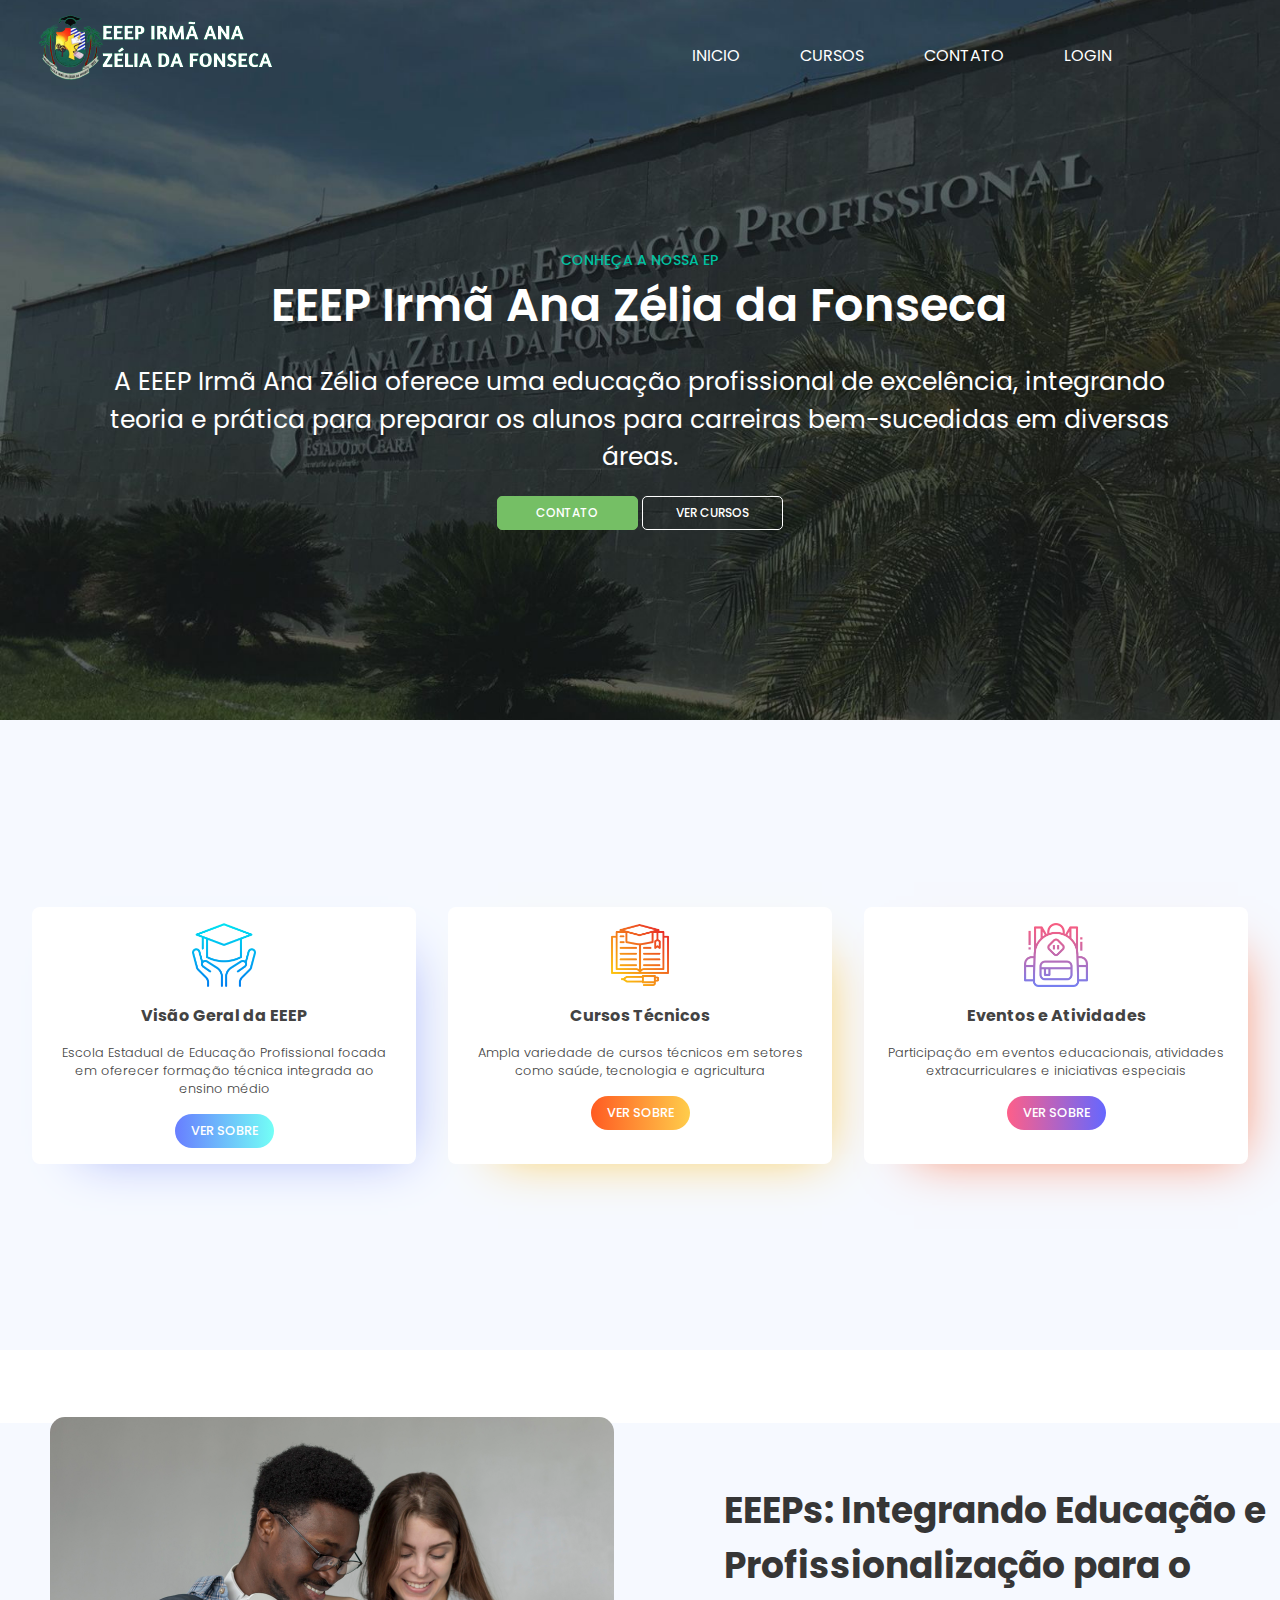
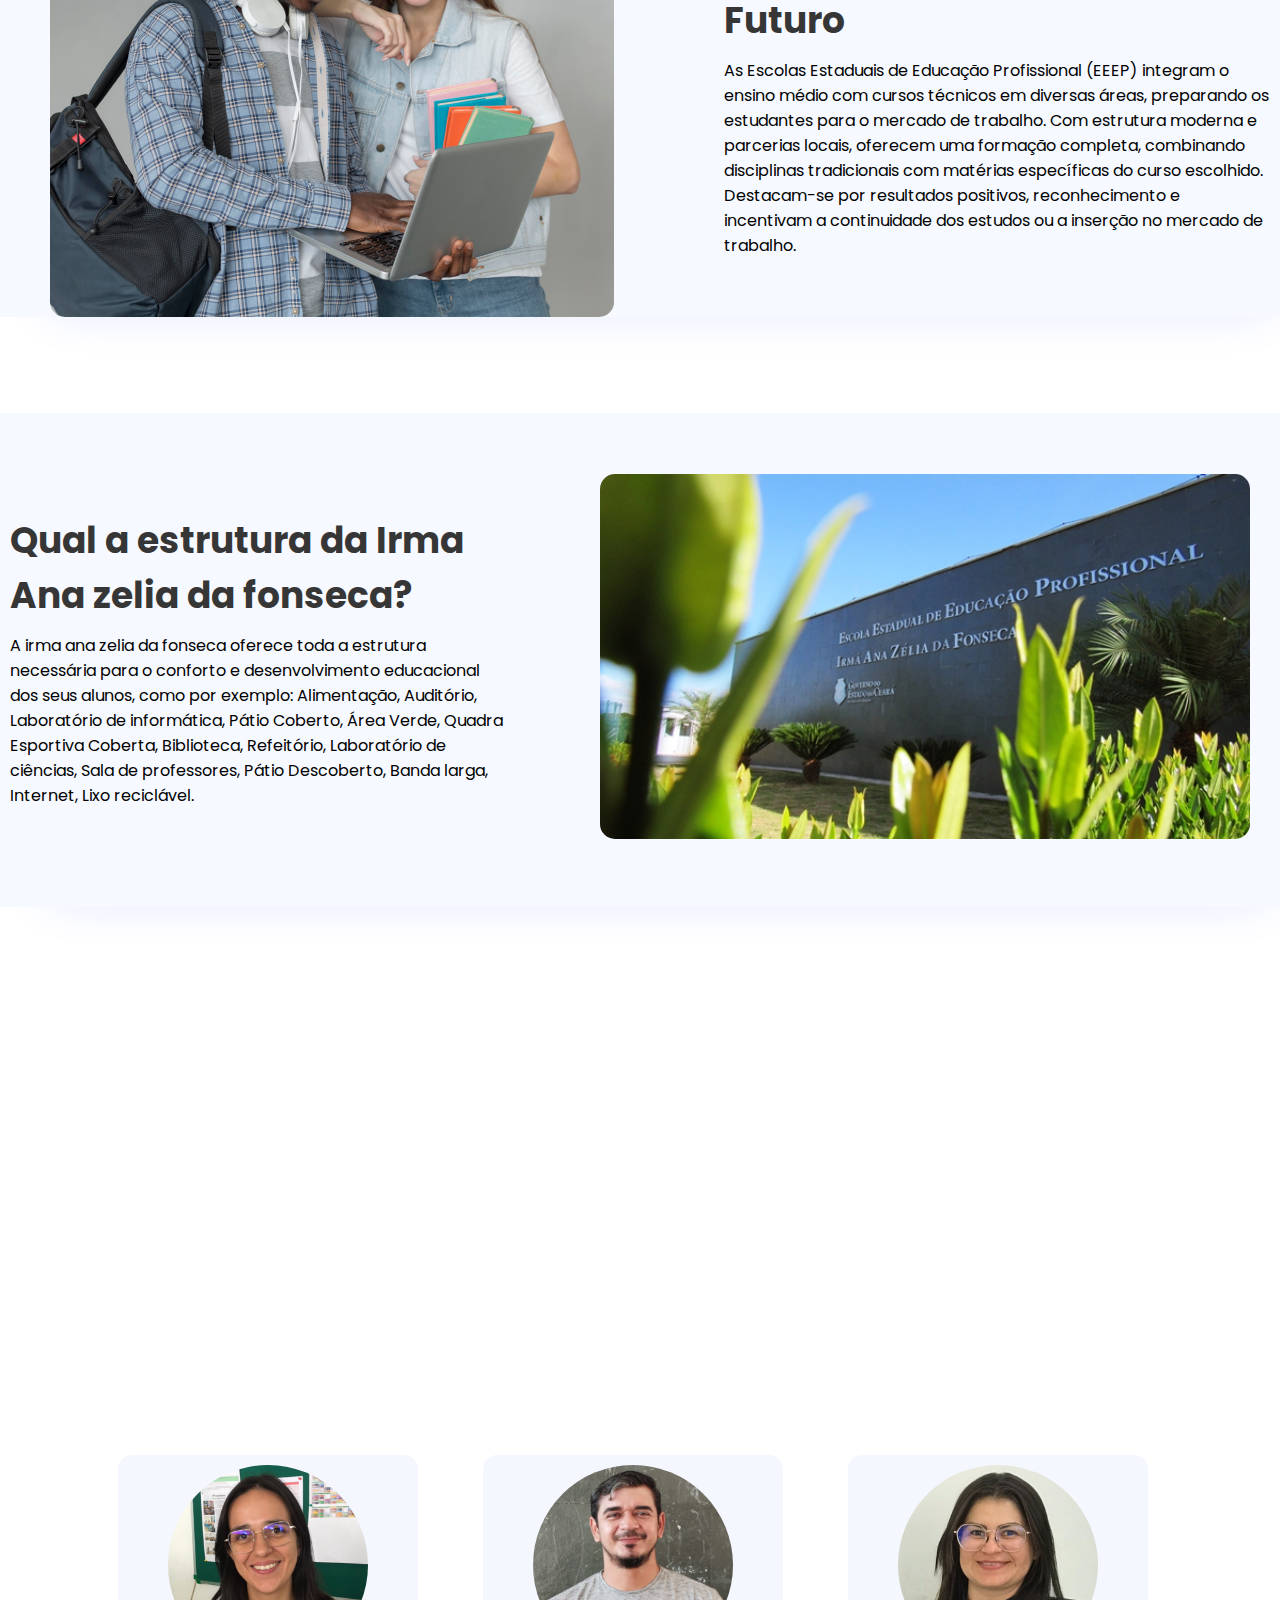
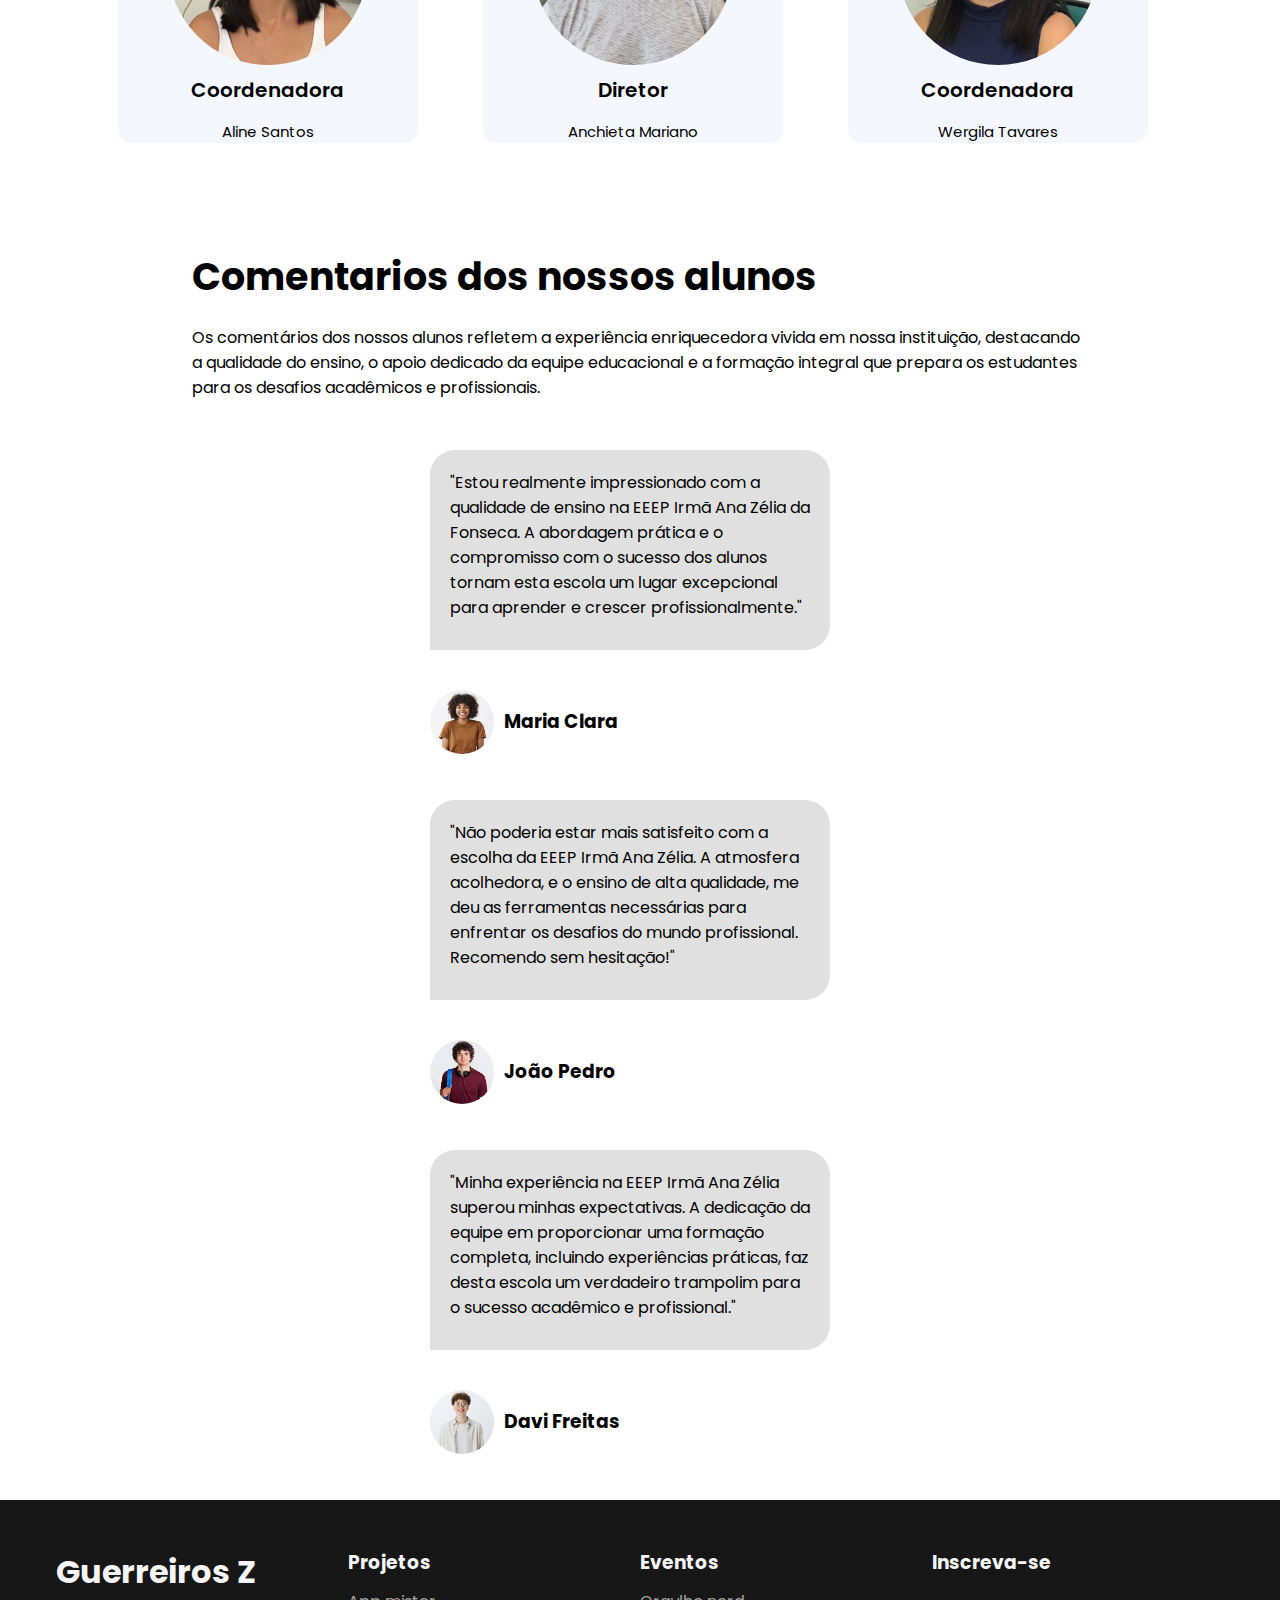
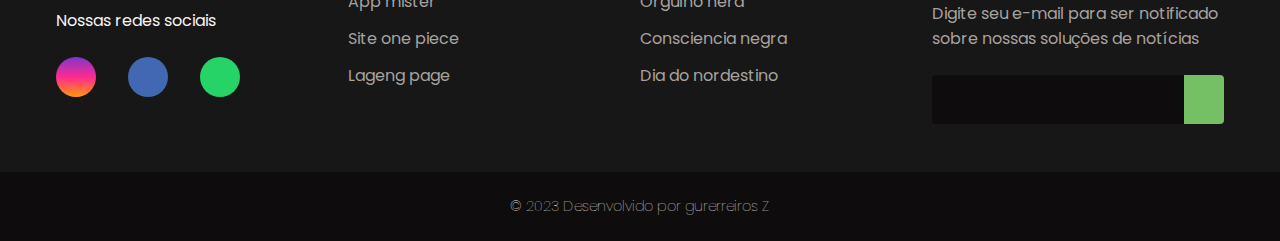
<file: site-ep-responsivo/index.html>
<!DOCTYPE html>
<html lang="pt-br">
<head>
    <meta charset="UTF-8">
    <meta name="viewport" content="width=device-width, initial-scale=1.0">
    <link href="https://fonts.googleapis.com/css2?family=Anton&family=Poppins:wght@300;400;600&family=Skranji:wght@400;700&display=swap" rel="stylesheet">
    <link rel="stylesheet" href="./css/style.css">

    <link rel="stylesheet" href="./css/responsivo.css">

    <link rel="stylesheet" href="https://cdnjs.cloudflare.com/ajax/libs/font-awesome/6.2.1/css/all.min.css" integrity="sha512-MV7K8+y+gLIBoVD59lQIYicR65iaqukzvf/nwasF0nqhPay5w/9lJmVM2hMDcnK1OnMGCdVK+iQrJ7lzPJQd1w==" crossorigin="anonymous" referrerpolicy="no-referrer" />
    <title>EEEP Irmã Ana Zélia</title>
</head>
<body>
    <header>
        <div class="container">
            <div class="logo">
                <a href="./index.html"><img src="./components/image/logo.png" alt="logo"></a>
            </div>
            <div class="menu">
                <div class="menu-certo">
                    <div class="one"></div>
                    <div class="two"></div>
                    <div class="three"></div>
                </div>
                <nav>
                    <ul>
                        <li><a href="./index.html">INICIO</a></li>
                        <li><a href="./paginas-html/aba-cursos.html">CURSOS</a></li>
                        <li class="butao"><a href="#">CONTATO</a></li>
                        <li><a href="./paginas-html/login.html">LOGIN</a></li>
                    </ul>
                </nav>
            </div>
        </div>



        <div class="main">
            <div class="text-box">
                <h2>CONHEÇA A NOSSA EP</h2>
                <h1>EEEP Irmã Ana Zélia da Fonseca</h1>
                <p>A EEEP Irmã Ana Zélia oferece uma educação profissional de excelência, integrando teoria e prática para preparar os alunos para carreiras bem-sucedidas em diversas áreas.</p>
                <div class="bt-main">
                    <button class="bt-main-contact">CONTATO</button>
                    <a href="./paginas-html/aba-cursos.html"><button class="bt-main-learn">VER CURSOS</button></a>
                </div>
            </div>
        </div>
    </header>

    <div class="caixa-container">
        <main class="cards">
            <section class="card visao">
                <div class="icon">
                    <img src="./components/image/diploma-removebg-preview.png" alt="img.card">
                </div>
                <h3>Visão Geral da EEEP</h3>
                <span>Escola Estadual de Educação Profissional focada em oferecer formação técnica integrada ao ensino médio</span>
                <button class="botao-cards">ver sobre</button>
            </section>
            <section class="card cursos">
                <div class="icon">
                    <img src="./components/image/educacao__1_-removebg-preview.png" alt="img.card">
                </div>
                <h3>Cursos Técnicos</h3>
                <span>Ampla variedade de cursos técnicos em setores como saúde, tecnologia e agricultura</span>
                <a href="./paginas-html/aba-cursos.html"><button class="botao-cards">ver sobre</button></a>
            </section>
            <section class="card eventos">
                <div class="icon">
                    <img src="./components/image/o-saco-da-escola-removebg-preview.png" alt="img.card">
                </div>
                <h3>Eventos e Atividades</h3>
                <span>Participação em eventos educacionais, atividades extracurriculares e iniciativas especiais</span>
                <a href="https://www.instagram.com/epirmaanazelia/?img_index=1"><button class="botao-cards">ver sobre</button></a>
            </section>
        </main>
    </div>

    <div class="container-conteudo">
        <div class="container-mae">
            <div class="imagem-estudante">
                <img src="./components/image/alunos-com-laptop-medio-tiro.png" alt="img de pessoas estudando">
            </div>
            <div class="conteudo-principal">
                <div class="titulo-principal">
                    <h2>EEEPs: Integrando Educação e Profissionalização para o Futuro</h2>
                </div>
                <div class="paragrafo">
                    <p>As Escolas Estaduais de Educação Profissional (EEEP) integram o ensino médio com cursos técnicos em diversas áreas, preparando os estudantes para o mercado de trabalho. Com estrutura moderna e parcerias locais, oferecem uma formação completa, combinando disciplinas tradicionais com matérias específicas do curso escolhido. Destacam-se por resultados positivos, reconhecimento e incentivam a continuidade dos estudos ou a inserção no mercado de trabalho.</p>
                </div>
            </div>
        </div>
    </div>
    <div class="container-conteudo2">
        <div class="container-mae2">
            <div class="imagem-estudante">
                <img src="./components/image/eeep-escola.jpg">
            </div>
            <div class="conteudo-principal">
                <div class="titulo-principal">
                    <h2>Qual a estrutura da Irma Ana zelia da fonseca?</h2>
                </div>
                <div class="paragrafo">
                    <p>A irma ana zelia da fonseca oferece toda a estrutura necessária para o conforto e desenvolvimento educacional dos seus alunos, como por exemplo: Alimentação, Auditório, Laboratório de informática, Pátio Coberto, Área Verde, Quadra Esportiva Coberta, Biblioteca, Refeitório, Laboratório de ciências, Sala de professores, Pátio Descoberto, Banda larga, Internet, Lixo reciclável.</p>
                </div>
            </div>
        </div>
    </div>
    
    <section class="image-fundo-pos-main">
        <h3>Núcleo Gestor</h3>
        <p> centro executivo de planejamento, organização, coordenação, avaliação e integração de todas as atividades desenvolvidas no âmbito da unidade escolar</p>
    </section>

    <section class="coordenacao">
        <div class="container">
            <div class="cardsss">
                <div class="card-item">
                    <img src="./components/image/aline.png" alt="">
                    <p class="nome-coord">Coordenadora</p>
                    <p class="funcao-coord">Aline Santos</p>
                </div>

                <div class="card-item">
                    <img src="./components/image/chietinha.jpg" alt="">
                    <p class="nome-coord">Diretor</p>
                    <p class="funcao-coord">Anchieta Mariano</p>
                </div>

                <div class="card-item">
                    <img src="./components/image/wergila.png" alt="">
                    <p class="nome-coord">Coordenadora</p>
                    <p class="funcao-coord">Wergila Tavares</p>
                </div>
            </div>
        </div>
    </section>

    <div class="caixa-comentarios">
        <div class="comentarios-mae">
            <h2>Comentarios dos nossos alunos</h2>
            <p>Os comentários dos nossos alunos refletem a experiência enriquecedora vivida em nossa instituição, destacando a qualidade do ensino, o apoio dedicado da equipe educacional e a formação integral que prepara os estudantes para os desafios acadêmicos e profissionais.</p>
            <div class="comentarios">
                <div class="comentarim">
                    <p>"Estou realmente impressionado com a qualidade de ensino na EEEP Irmã Ana Zélia da Fonseca. A abordagem prática e o compromisso com o sucesso dos alunos tornam esta escola um lugar excepcional para aprender e crescer profissionalmente."</p>
                    <div class="caixa-foto">
                        <div class="foto-comentario">
                            <img src="./components/image/foto-perfil-veia.jpg" alt="">
                        </div>
                        <h3>Maria Clara</h3>
                    </div>
                </div>
                <div class="comentarim">
                    <p>"Não poderia estar mais satisfeito com a escolha da EEEP Irmã Ana Zélia. A atmosfera acolhedora, e o ensino de alta qualidade, me deu as ferramentas necessárias para enfrentar os desafios do mundo profissional. Recomendo sem hesitação!"</p>
                    <div class="caixa-foto">
                        <div class="foto-comentario">
                            <img src="./components/image/foto-perfil-homi.jpg" alt="">
                        </div>
                        <h3>João Pedro</h3>
                    </div>
                </div>
                <div class="comentarim">
                    <p>"Minha experiência na EEEP Irmã Ana Zélia superou minhas expectativas. A dedicação da equipe em proporcionar uma formação completa, incluindo experiências práticas, faz desta escola um verdadeiro trampolim para o sucesso acadêmico e profissional."</p>
                    <div class="caixa-foto">
                        <div class="foto-comentario">
                            <img src="./components/image/foto-perfil.jpg" alt="">
                        </div>
                        <h3>Davi Freitas</h3>
                    </div>
                </div>
            </div>
        </div>
    </div>

    <footer>
        <div id="footer_content">
            <div id="footer_contacts">
                <h1>Guerreiros Z</h1>
                <p>Nossas redes sociais</p>

                <div id="footer_social_media">
                    <a href="#" class="footer-link" id="instagram">
                        <i class="fa-brands fa-instagram"></i>
                    </a>

                    <a href="#" class="footer-link" id="facebook">
                        <i class="fa-brands fa-facebook-f"></i>
                    </a>

                    <a href="#" class="footer-link" id="whatsapp">
                        <i class="fa-brands fa-whatsapp"></i>
                    </a>
                </div>
            </div>
            
            <ul class="footer-list">
                <li>
                    <h3>Projetos</h3>
                </li>
                <li>
                    <a href="#" class="footer-link">App mister</a>
                </li>
                <li>
                    <a href="#" class="footer-link">Site one piece</a>
                </li>
                <li>
                    <a href="./lageng page/index.html" class="footer-link">Lageng page</a>
                </li>
            </ul>

            <ul class="footer-list">
                <li>
                    <h3>Eventos</h3>
                </li>
                <li>
                    <a href="#" class="footer-link">Orgulho nerd</a>
                </li>
                <li>
                    <a href="#" class="footer-link">Consciencia negra</a>
                </li>
                <li>
                    <a href="#" class="footer-link">Dia do nordestino</a>
                </li>
            </ul>

            <div id="footer_subscribe">
                <h3>Inscreva-se</h3>

                <p>
                    Digite seu e-mail para ser notificado sobre
                    nossas soluções de notícias
                </p>

                <div id="input_group">
                    <input type="email" id="email">
                    <button>
                        <i class="fa-regular fa-envelope"></i>
                    </button>
                </div>
            </div>
        </div>

        <div id="footer_copyright">
            &#169
            2023 Desenvolvido por gurerreiros Z
        </div>
    </footer>

    <script src="./js/script.js"></script>
</body>
</html>
</file>
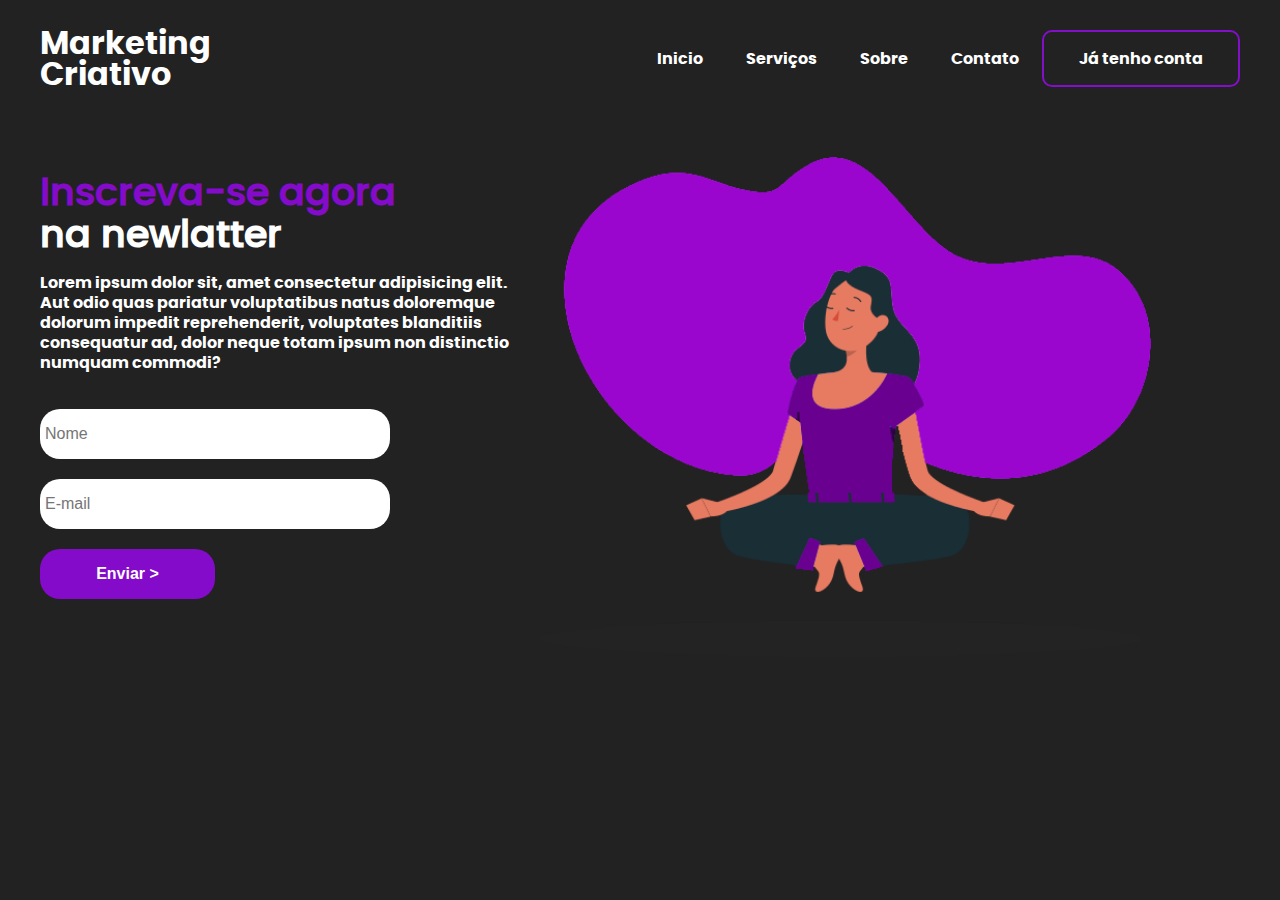
<file: site-ep-responsivo/lageng page/index.html>
<!DOCTYPE html>
<html lang="en">
<head>
  <meta charset="UTF-8">
  <meta name="viewport" content="width=device-width, initial-scale=1.0">
  <link href="styles/style.css" rel="stylesheet">
  <link href="styles/fonts.css" rel="stylesheet">
  <link href="styles/media.css" rel="stylesheet">
  <title>Landing page</title>
</head>
<body>
    <header>
      <div id="title">
        <a></a><h1>Marketing</h1>
        <h1>Criativo</h1>
      </div>

      <ul>
        <a href="#"><li>Inicio</li></a>
        <a href="#"><li>Serviços</li></a>
        <a href="#"><li>Sobre</li></a>
        <a href="#"><li>Contato</li></a>
        <a href="#" id="botao"><li>Já tenho conta</li></a>
      </ul>
    </header>

    <main>
      <aside>
        <span><h2>Inscreva-se agora</h2></span>
        <h2>na newlatter</h2>
        <p>Lorem ipsum dolor sit, amet consectetur adipisicing elit. Aut odio quas pariatur voluptatibus natus doloremque dolorum impedit reprehenderit, voluptates blanditiis consequatur ad, dolor neque totam ipsum non distinctio numquam commodi?</p>
        <form>
          <input type="text" placeholder="Nome">
          <input type="email" placeholder="E-mail">
          <input type="submit" value="Enviar >" id="enviar">
        </form>
      </aside>

      <article>
        <img src="./components/images/77d0a7c454e658833800528e748edbe9.png" alt="mulher-logo">
      </article>
    </main>
</body>
</html>
</file>
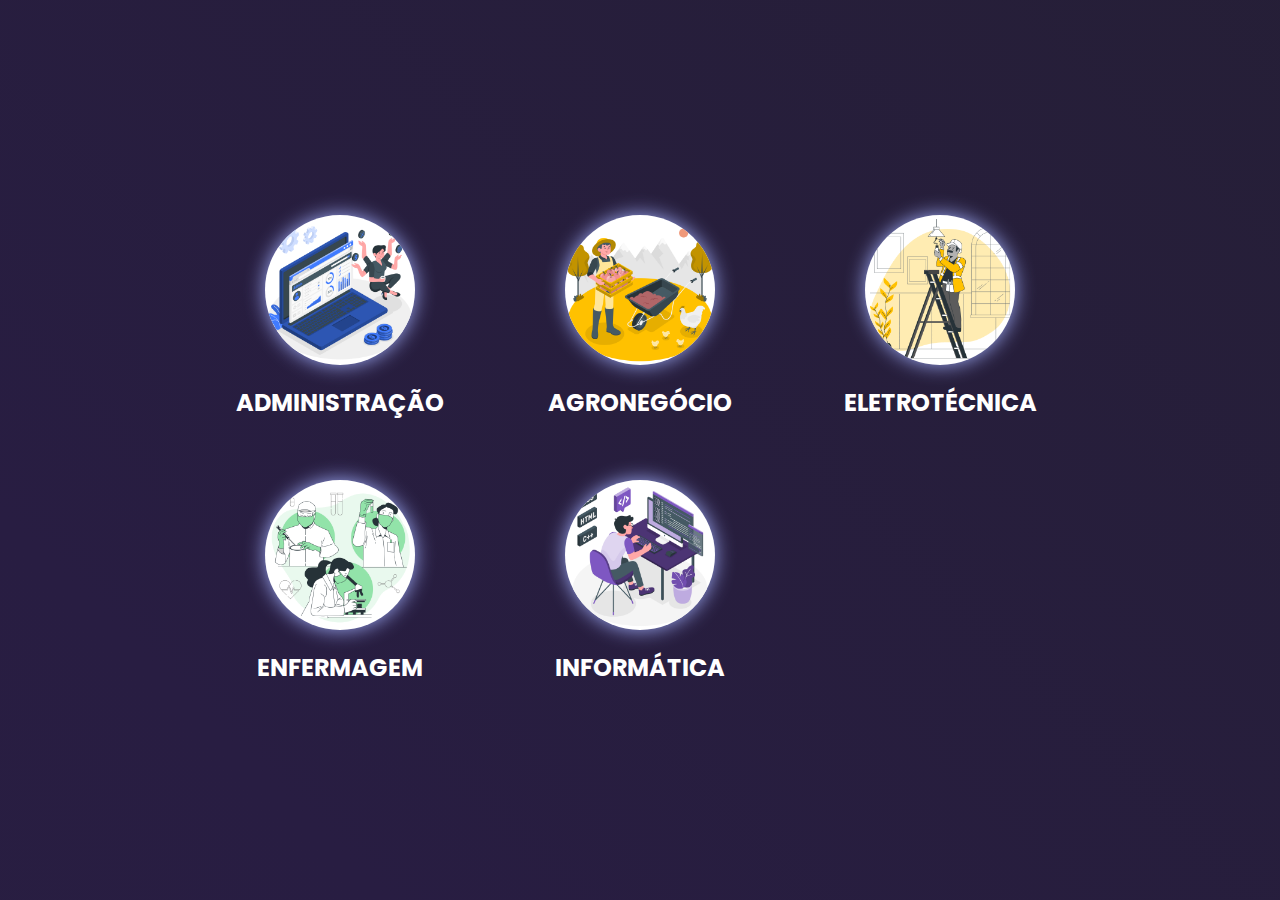
<file: site-ep-responsivo/paginas-html/aba-cursos.html>
<!DOCTYPE html>
<html lang="pt-br">
<head>
    <meta charset="UTF-8">
    <meta name="viewport" content="width=device-width, initial-scale=1.0">
    <link href="https://fonts.googleapis.com/css2?family=Anton&family=Poppins:wght@300;400;600&family=Skranji:wght@400;700&display=swap" rel="stylesheet">
    <link href="../css/aba-cursos.css" rel="stylesheet">
    <title>cursos</title>
</head>
<body>
    <header>
        <div class="container-section">
                <div class="caixa-section">
                    <section>
                        <div class="caixa-img-logo">
                            <img src="../components/image/adm-img.png" alt="img adm">
                        </div>
                    </section>
                    <div class="texto-section">
                        <h2>ADMINISTRAÇÃO</h2>
                    </div>
                </div>
                <div class="caixa-section">
                    <section>
                        <div class="caixa-img-logo">
                            <img src="../components/image/agro-img.png" alt="img agro">
                        </div>
                    </section>
                    <div class="texto-section">
                        <h2>AGRONEGÓCIO</h2>
                    </div>
                </div>
                <div class="caixa-section">
                    <section>
                        <div class="caixa-img-logo">
                            <img src="../components/image/eletro-img.png" alt="img eletro">
                        </div>
                    </section>
                    <div class="texto-section">
                        <h2>ELETROTÉCNICA</h2>
                    </div>
                </div>
                <div class="caixa-section">
                    <section>
                        <div class="caixa-img-logo">
                            <img src="../components/image/enfermagem-img.png" alt="img enfer">
                        </div>
                    </section>
                    <div class="texto-section">
                        <h2>ENFERMAGEM</h2>
                    </div>
                </div>
                <div class="caixa-section">
                    <section>
                        <div class="caixa-img-logo">
                            <a href="./infor-curso.html"><img src="../components/image/infor-img.png" alt="img infor"></a>
                        </div>
                    </section>
                    <div class="texto-section">
                        <h2>INFORMÁTICA</h2>
                    </div>
                </div>
            </div>
        </div>
    </header>
</body>
</html>
</file>
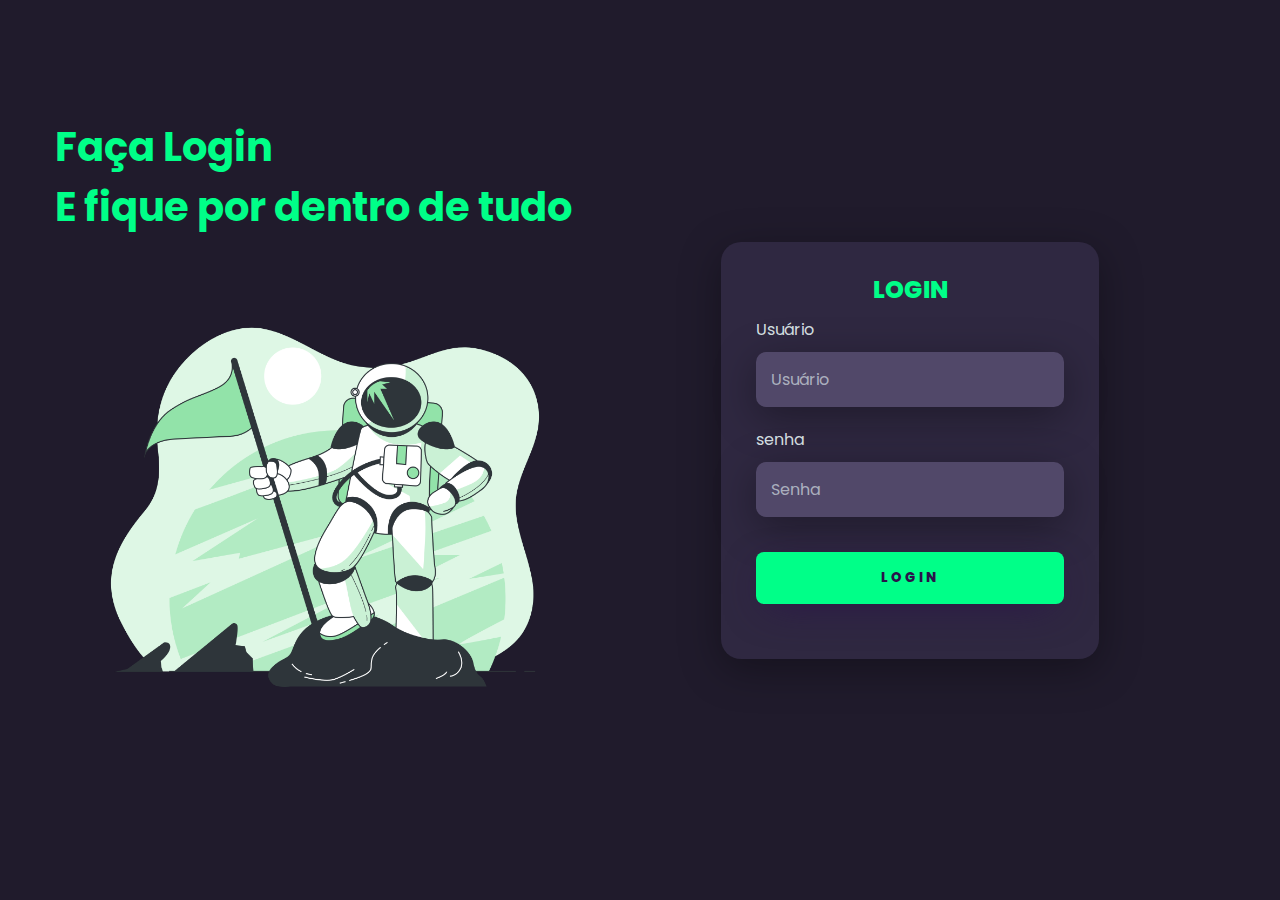
<file: site-ep-responsivo/paginas-html/login.html>
<!DOCTYPE html>
<html lang="pt-br">
<head>
    <meta charset="UTF-8">
    <meta name="viewport" content="width=device-width, initial-scale=1.0">
    <link href="https://fonts.googleapis.com/css2?family=Anton&family=Poppins:wght@300;400;600&family=Skranji:wght@400;700&display=swap" rel="stylesheet">
    <link rel="stylesheet" href="../css/login.css">

    <link rel="stylesheet" href="https://cdnjs.cloudflare.com/ajax/libs/font-awesome/6.2.1/css/all.min.css" integrity="sha512-MV7K8+y+gLIBoVD59lQIYicR65iaqukzvf/nwasF0nqhPay5w/9lJmVM2hMDcnK1OnMGCdVK+iQrJ7lzPJQd1w==" crossorigin="anonymous" referrerpolicy="no-referrer" />
    <title>Login</title>
</head>
<body>
    <div class="main-login">
        <div class="titulo-login">
            <h1>Faça Login<br>E fique por dentro de tudo</h1>
            <img src="../components/image/Astronaut-bro.png" alt="">
        </div>
        <div class="caixa-login">
            <div class="card-login">
                <h2>LOGIN</h2>
                <div class="parte-text">
                    <label for="usuario">Usuário</label>
                    <input type="text" name="usuario" placeholder="Usuário">
                </div>
                <div class="parte-text">
                    <label for="senha">senha</label>
                    <input type="password" name="senha" placeholder="Senha">
                </div>
                <button class="btn-login">Login</button>
            </div>
        </div>
    </div>
</body>
</file>
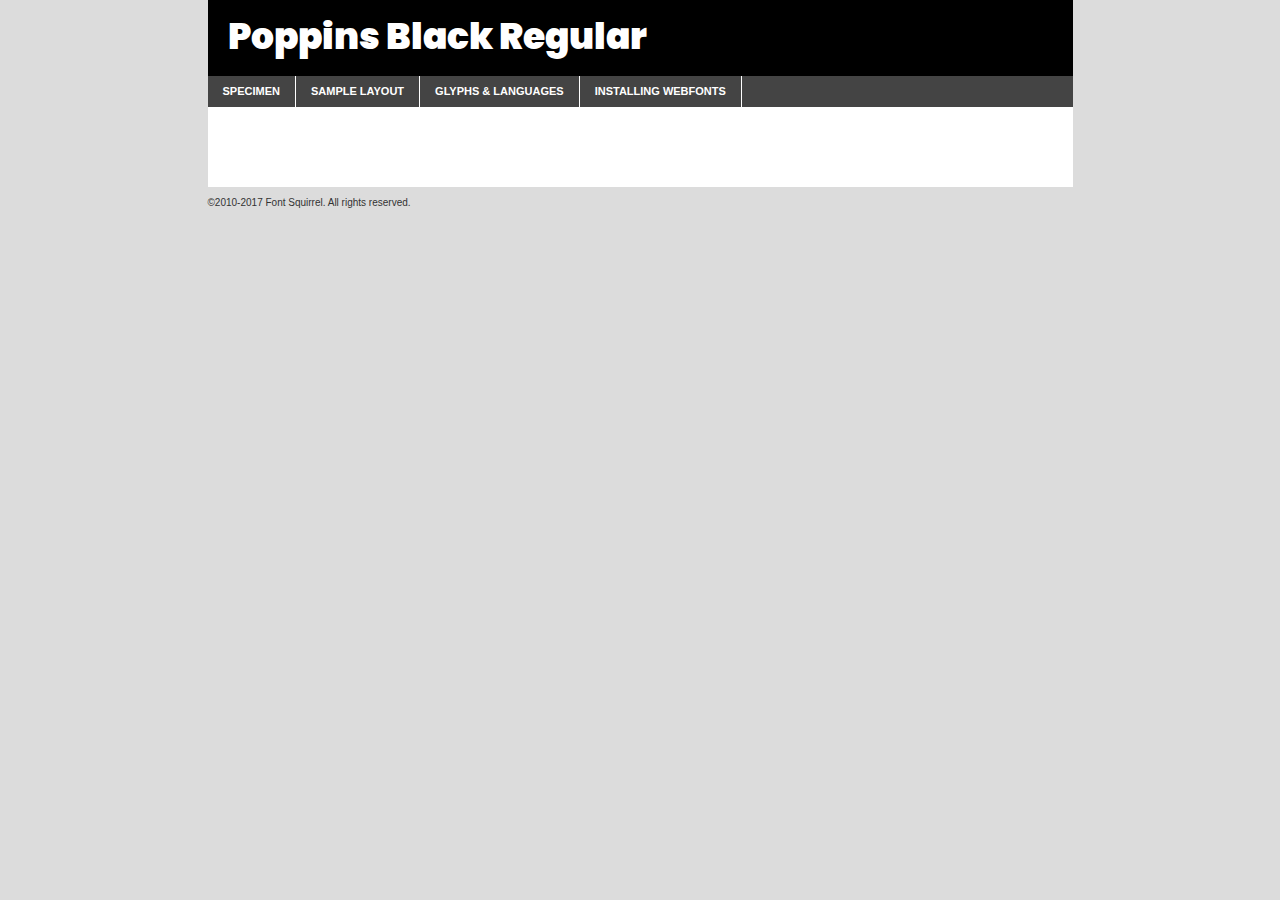
<file: site-ep-responsivo/lageng page/components/fonts/poppins-black-demo.html>
<!DOCTYPE html PUBLIC "-//W3C//DTD XHTML 1.0 Transitional//EN"
	"http://www.w3.org/TR/xhtml1/DTD/xhtml1-transitional.dtd">

<html xmlns="http://www.w3.org/1999/xhtml" xml:lang="en" lang="en">
<head>
	<meta http-equiv="Content-Type" content="text/html; charset=utf-8" />
	<script src="http://ajax.googleapis.com/ajax/libs/jquery/1.7.2/jquery.min.js" type="text/javascript" charset="utf-8"></script>
	<script type="text/javascript">
	(function($){$.fn.easyTabs=function(option){var param=jQuery.extend({fadeSpeed:"fast",defaultContent:1,activeClass:'active'},option);$(this).each(function(){var thisId="#"+this.id;if(param.defaultContent==''){param.defaultContent=1;}
	if(typeof param.defaultContent=="number")
	{var defaultTab=$(thisId+" .tabs li:eq("+(param.defaultContent-1)+") a").attr('href').substr(1);}else{var defaultTab=param.defaultContent;}
	$(thisId+" .tabs li a").each(function(){var tabToHide=$(this).attr('href').substr(1);$("#"+tabToHide).addClass('easytabs-tab-content');});hideAll();changeContent(defaultTab);function hideAll(){$(thisId+" .easytabs-tab-content").hide();}
	function changeContent(tabId){hideAll();$(thisId+" .tabs li").removeClass(param.activeClass);$(thisId+" .tabs li a[href=#"+tabId+"]").closest('li').addClass(param.activeClass);if(param.fadeSpeed!="none")
	{$(thisId+" #"+tabId).fadeIn(param.fadeSpeed);}else{$(thisId+" #"+tabId).show();}}
	$(thisId+" .tabs li").click(function(){var tabId=$(this).find('a').attr('href').substr(1);changeContent(tabId);return false;});});}})(jQuery);
	</script>
	<link rel="stylesheet" href="specimen_files/specimen_stylesheet.css" type="text/css" charset="utf-8" />
	<link rel="stylesheet" href="stylesheet.css" type="text/css" charset="utf-8" />

	<style type="text/css">
					body{
				font-family: 'poppinsblack';
							}
		</style>

	<title>Poppins Black Regular Specimen</title>
	
	
	<script type="text/javascript" charset="utf-8">
		$(document).ready(function() {
			$('#container').easyTabs({defaultContent:1});
		});
	</script>
</head>

<body>
<div id="container">
	<div id="header">
		Poppins Black Regular	</div>
	<ul class="tabs">
		<li><a href="#specimen">Specimen</a></li>
		<li><a href="#layout">Sample Layout</a></li>
				<li><a href="#glyphs">Glyphs &amp; Languages</a></li>
		<li><a href="#installing">Installing Webfonts</a></li>
		
	</ul>
	
	<div id="main_content">

		
			<div id="specimen">
		
				<div class="section">
					<div class="grid12 firstcol">
						<div class="huge">AaBb</div>
					</div>
				</div>
		
				<div class="section">
					<div class="glyph_range">A&#x200B;B&#x200b;C&#x200b;D&#x200b;E&#x200b;F&#x200b;G&#x200b;H&#x200b;I&#x200b;J&#x200b;K&#x200b;L&#x200b;M&#x200b;N&#x200b;O&#x200b;P&#x200b;Q&#x200b;R&#x200b;S&#x200b;T&#x200b;U&#x200b;V&#x200b;W&#x200b;X&#x200b;Y&#x200b;Z&#x200b;a&#x200b;b&#x200b;c&#x200b;d&#x200b;e&#x200b;f&#x200b;g&#x200b;h&#x200b;i&#x200b;j&#x200b;k&#x200b;l&#x200b;m&#x200b;n&#x200b;o&#x200b;p&#x200b;q&#x200b;r&#x200b;s&#x200b;t&#x200b;u&#x200b;v&#x200b;w&#x200b;x&#x200b;y&#x200b;z&#x200b;1&#x200b;2&#x200b;3&#x200b;4&#x200b;5&#x200b;6&#x200b;7&#x200b;8&#x200b;9&#x200b;0&#x200b;&amp;&#x200b;.&#x200b;,&#x200b;?&#x200b;!&#x200b;&#64;&#x200b;(&#x200b;)&#x200b;#&#x200b;$&#x200b;%&#x200b;*&#x200b;+&#x200b;-&#x200b;=&#x200b;:&#x200b;;</div>
				</div>
				<div class="section">
					<div class="grid12 firstcol">
						<table class="sample_table">
							<tr><td>10</td><td class="size10">abcdefghijklmnopqrstuvwxyzABCDEFGHIJKLMNOPQRSTUVWXYZ0123456789abcdefghijklmnopqrstuvwxyzABCDEFGHIJKLMNOPQRSTUVWXYZ0123456789abcdefghijklmnopqrstuvwxyzABCDEFGHIJKLMNOPQRSTUVWXYZ</td></tr>
							<tr><td>11</td><td class="size11">abcdefghijklmnopqrstuvwxyzABCDEFGHIJKLMNOPQRSTUVWXYZ0123456789abcdefghijklmnopqrstuvwxyzABCDEFGHIJKLMNOPQRSTUVWXYZ0123456789abcdefghijklmnopqrstuvwxyzABCDEFGHIJKLMNOPQRSTUVWXYZ</td></tr>
							<tr><td>12</td><td class="size12">abcdefghijklmnopqrstuvwxyzABCDEFGHIJKLMNOPQRSTUVWXYZ0123456789abcdefghijklmnopqrstuvwxyzABCDEFGHIJKLMNOPQRSTUVWXYZ0123456789abcdefghijklmnopqrstuvwxyzABCDEFGHIJKLMNOPQRSTUVWXYZ</td></tr>
							<tr><td>13</td><td class="size13">abcdefghijklmnopqrstuvwxyzABCDEFGHIJKLMNOPQRSTUVWXYZ0123456789abcdefghijklmnopqrstuvwxyzABCDEFGHIJKLMNOPQRSTUVWXYZ0123456789abcdefghijklmnopqrstuvwxyzABCDEFGHIJKLMNOPQRSTUVWXYZ</td></tr>
							<tr><td>14</td><td class="size14">abcdefghijklmnopqrstuvwxyzABCDEFGHIJKLMNOPQRSTUVWXYZ0123456789abcdefghijklmnopqrstuvwxyzABCDEFGHIJKLMNOPQRSTUVWXYZ0123456789abcdefghijklmnopqrstuvwxyzABCDEFGHIJKLMNOPQRSTUVWXYZ</td></tr>
							<tr><td>16</td><td class="size16">abcdefghijklmnopqrstuvwxyzABCDEFGHIJKLMNOPQRSTUVWXYZ0123456789abcdefghijklmnopqrstuvwxyzABCDEFGHIJKLMNOPQRSTUVWXYZ</td></tr>
							<tr><td>18</td><td class="size18">abcdefghijklmnopqrstuvwxyzABCDEFGHIJKLMNOPQRSTUVWXYZ0123456789abcdefghijklmnopqrstuvwxyzABCDEFGHIJKLMNOPQRSTUVWXYZ</td></tr>
							<tr><td>20</td><td class="size20">abcdefghijklmnopqrstuvwxyzABCDEFGHIJKLMNOPQRSTUVWXYZ0123456789abcdefghijklmnopqrstuvwxyzABCDEFGHIJKLMNOPQRSTUVWXYZ</td></tr>
							<tr><td>24</td><td class="size24">abcdefghijklmnopqrstuvwxyzABCDEFGHIJKLMNOPQRSTUVWXYZ0123456789abcdefghijklmnopqrstuvwxyzABCDEFGHIJKLMNOPQRSTUVWXYZ</td></tr>
							<tr><td>30</td><td class="size30">abcdefghijklmnopqrstuvwxyzABCDEFGHIJKLMNOPQRSTUVWXYZ0123456789abcdefghijklmnopqrstuvwxyzABCDEFGHIJKLMNOPQRSTUVWXYZ</td></tr>
							<tr><td>36</td><td class="size36">abcdefghijklmnopqrstuvwxyzABCDEFGHIJKLMNOPQRSTUVWXYZ0123456789abcdefghijklmnopqrstuvwxyzABCDEFGHIJKLMNOPQRSTUVWXYZ</td></tr>
							<tr><td>48</td><td class="size48">abcdefghijklmnopqrstuvwxyzABCDEFGHIJKLMNOPQRSTUVWXYZ0123456789abcdefghijklmnopqrstuvwxyzABCDEFGHIJKLMNOPQRSTUVWXYZ</td></tr>
							<tr><td>60</td><td class="size60">abcdefghijklmnopqrstuvwxyzABCDEFGHIJKLMNOPQRSTUVWXYZ0123456789abcdefghijklmnopqrstuvwxyzABCDEFGHIJKLMNOPQRSTUVWXYZ</td></tr>
							<tr><td>72</td><td class="size72">abcdefghijklmnopqrstuvwxyzABCDEFGHIJKLMNOPQRSTUVWXYZ0123456789abcdefghijklmnopqrstuvwxyzABCDEFGHIJKLMNOPQRSTUVWXYZ</td></tr>
							<tr><td>90</td><td class="size90">abcdefghijklmnopqrstuvwxyzABCDEFGHIJKLMNOPQRSTUVWXYZ0123456789abcdefghijklmnopqrstuvwxyzABCDEFGHIJKLMNOPQRSTUVWXYZ</td></tr>
						</table>
				
					</div>
			
				</div>
		
		
		
								<div class="section" id="bodycomparison">


										<div id="xheight">
				<div class="fontbody">&#x25FC;&#x25FC;&#x25FC;&#x25FC;&#x25FC;&#x25FC;&#x25FC;&#x25FC;&#x25FC;&#x25FC;&#x25FC;&#x25FC;&#x25FC;&#x25FC;&#x25FC;&#x25FC;&#x25FC;&#x25FC;&#x25FC;&#x25FC;&#x25FC;&#x25FC;&#x25FC;&#x25FC;&#x25FC;&#x25FC;&#x25FC;&#x25FC;&#x25FC;&#x25FC;&#x25FC;&#x25FC;&#x25FC;&#x25FC;&#x25FC;&#x25FC;&#x25FC;&#x25FC;&#x25FC;&#x25FC;&#x25FC;&#x25FC;&#x25FC;&#x25FC;&#x25FC;&#x25FC;&#x25FC;&#x25FC;&#x25FC;&#x25FC;&#x25FC;&#x25FC;&#x25FC;&#x25FC;&#x25FC;&#x25FC;&#x25FC;&#x25FC;&#x25FC;&#x25FC;&#x25FC;&#x25FC;&#x25FC;&#x25FC;&#x25FC;&#x25FC;&#x25FC;&#x25FC;&#x25FC;&#x25FC;&#x25FC;&#x25FC;&#x25FC;&#x25FC;&#x25FC;&#x25FC;&#x25FC;&#x25FC;&#x25FC;&#x25FC;&#x25FC;&#x25FC;&#x25FC;&#x25FC;&#x25FC;&#x25FC;&#x25FC;&#x25FC;&#x25FC;&#x25FC;&#x25FC;&#x25FC;&#x25FC;&#x25FC;&#x25FC;&#x25FC;&#x25FC;&#x25FC;&#x25FC;body</div><div class="arialbody">body</div><div class="verdanabody">body</div><div class="georgiabody">body</div></div>
										<div class="fontbody" style="z-index:1">
											body<span>Poppins Black Regular</span>
										</div>
										<div class="arialbody" style="z-index:1">
											body<span>Arial</span>
										</div>
										<div class="verdanabody" style="z-index:1">
											body<span>Verdana</span>
										</div>
										<div class="georgiabody" style="z-index:1">
											body<span>Georgia</span>
										</div>



								</div>
		
		
				<div class="section psample psample_row1" id="">
					
					<div class="grid2 firstcol">
						<p class="size10"><span>10.</span>Aenean lacinia bibendum nulla sed consectetur. Fusce dapibus, tellus ac cursus commodo, tortor mauris condimentum nibh, ut fermentum massa justo sit amet risus. Nullam id dolor id nibh ultricies vehicula ut id elit. Cum sociis natoque penatibus et magnis dis parturient montes, nascetur ridiculus mus. Nulla vitae elit libero, a pharetra augue.</p>
			
					</div>
					<div class="grid3">
						<p class="size11"><span>11.</span>Aenean lacinia bibendum nulla sed consectetur. Fusce dapibus, tellus ac cursus commodo, tortor mauris condimentum nibh, ut fermentum massa justo sit amet risus. Nullam id dolor id nibh ultricies vehicula ut id elit. Cum sociis natoque penatibus et magnis dis parturient montes, nascetur ridiculus mus. Nulla vitae elit libero, a pharetra augue.</p>
			
					</div>
					<div class="grid3">
						<p class="size12"><span>12.</span>Aenean lacinia bibendum nulla sed consectetur. Fusce dapibus, tellus ac cursus commodo, tortor mauris condimentum nibh, ut fermentum massa justo sit amet risus. Nullam id dolor id nibh ultricies vehicula ut id elit. Cum sociis natoque penatibus et magnis dis parturient montes, nascetur ridiculus mus. Nulla vitae elit libero, a pharetra augue.</p>
			
					</div>
					<div class="grid4">
						<p class="size13"><span>13.</span>Aenean lacinia bibendum nulla sed consectetur. Fusce dapibus, tellus ac cursus commodo, tortor mauris condimentum nibh, ut fermentum massa justo sit amet risus. Nullam id dolor id nibh ultricies vehicula ut id elit. Cum sociis natoque penatibus et magnis dis parturient montes, nascetur ridiculus mus. Nulla vitae elit libero, a pharetra augue.</p>
			
					</div>
					<div class="white_blend"></div>
					
				</div>
				<div class="section psample psample_row2" id="">
					<div class="grid3 firstcol">
						<p class="size14"><span>14.</span>Aenean lacinia bibendum nulla sed consectetur. Fusce dapibus, tellus ac cursus commodo, tortor mauris condimentum nibh, ut fermentum massa justo sit amet risus. Nullam id dolor id nibh ultricies vehicula ut id elit. Cum sociis natoque penatibus et magnis dis parturient montes, nascetur ridiculus mus. Nulla vitae elit libero, a pharetra augue.</p>
			
					</div>
					<div class="grid4">
						<p class="size16"><span>16.</span>Aenean lacinia bibendum nulla sed consectetur. Fusce dapibus, tellus ac cursus commodo, tortor mauris condimentum nibh, ut fermentum massa justo sit amet risus. Nullam id dolor id nibh ultricies vehicula ut id elit. Cum sociis natoque penatibus et magnis dis parturient montes, nascetur ridiculus mus. Nulla vitae elit libero, a pharetra augue.</p>
			
					</div>
					<div class="grid5">
						<p class="size18"><span>18.</span>Aenean lacinia bibendum nulla sed consectetur. Fusce dapibus, tellus ac cursus commodo, tortor mauris condimentum nibh, ut fermentum massa justo sit amet risus. Nullam id dolor id nibh ultricies vehicula ut id elit. Cum sociis natoque penatibus et magnis dis parturient montes, nascetur ridiculus mus. Nulla vitae elit libero, a pharetra augue.</p>
			
					</div>

					<div class="white_blend"></div>

				</div>
				
				<div class="section psample psample_row3" id="">
					<div class="grid5 firstcol">
						<p class="size20"><span>20.</span>Aenean lacinia bibendum nulla sed consectetur. Fusce dapibus, tellus ac cursus commodo, tortor mauris condimentum nibh, ut fermentum massa justo sit amet risus. Nullam id dolor id nibh ultricies vehicula ut id elit. Cum sociis natoque penatibus et magnis dis parturient montes, nascetur ridiculus mus. Nulla vitae elit libero, a pharetra augue.</p>
					</div>
					<div class="grid7">
						<p class="size24"><span>24.</span>Aenean lacinia bibendum nulla sed consectetur. Fusce dapibus, tellus ac cursus commodo, tortor mauris condimentum nibh, ut fermentum massa justo sit amet risus. Nullam id dolor id nibh ultricies vehicula ut id elit. Cum sociis natoque penatibus et magnis dis parturient montes, nascetur ridiculus mus. Nulla vitae elit libero, a pharetra augue.</p>
					</div>
					
					<div class="white_blend"></div>
					
				</div>
				
				<div class="section psample psample_row4" id="">
					<div class="grid12 firstcol">
						<p class="size30"><span>30.</span>Aenean lacinia bibendum nulla sed consectetur. Fusce dapibus, tellus ac cursus commodo, tortor mauris condimentum nibh, ut fermentum massa justo sit amet risus. Nullam id dolor id nibh ultricies vehicula ut id elit. Cum sociis natoque penatibus et magnis dis parturient montes, nascetur ridiculus mus. Nulla vitae elit libero, a pharetra augue.</p>
					</div>
					<div class="white_blend"></div>
					
				</div>
				
				
				
				<div class="section psample psample_row1 fullreverse">
					<div class="grid2 firstcol">
						<p class="size10"><span>10.</span>Aenean lacinia bibendum nulla sed consectetur. Fusce dapibus, tellus ac cursus commodo, tortor mauris condimentum nibh, ut fermentum massa justo sit amet risus. Nullam id dolor id nibh ultricies vehicula ut id elit. Cum sociis natoque penatibus et magnis dis parturient montes, nascetur ridiculus mus. Nulla vitae elit libero, a pharetra augue.</p>
			
					</div>
					<div class="grid3">
						<p class="size11"><span>11.</span>Aenean lacinia bibendum nulla sed consectetur. Fusce dapibus, tellus ac cursus commodo, tortor mauris condimentum nibh, ut fermentum massa justo sit amet risus. Nullam id dolor id nibh ultricies vehicula ut id elit. Cum sociis natoque penatibus et magnis dis parturient montes, nascetur ridiculus mus. Nulla vitae elit libero, a pharetra augue.</p>
			
					</div>
					<div class="grid3">
						<p class="size12"><span>12.</span>Aenean lacinia bibendum nulla sed consectetur. Fusce dapibus, tellus ac cursus commodo, tortor mauris condimentum nibh, ut fermentum massa justo sit amet risus. Nullam id dolor id nibh ultricies vehicula ut id elit. Cum sociis natoque penatibus et magnis dis parturient montes, nascetur ridiculus mus. Nulla vitae elit libero, a pharetra augue.</p>
			
					</div>
					<div class="grid4">
						<p class="size13"><span>13.</span>Aenean lacinia bibendum nulla sed consectetur. Fusce dapibus, tellus ac cursus commodo, tortor mauris condimentum nibh, ut fermentum massa justo sit amet risus. Nullam id dolor id nibh ultricies vehicula ut id elit. Cum sociis natoque penatibus et magnis dis parturient montes, nascetur ridiculus mus. Nulla vitae elit libero, a pharetra augue.</p>
			
					</div>
					<div class="black_blend"></div>
					
				</div>
				
				<div class="section psample psample_row2 fullreverse">
					<div class="grid3 firstcol">
						<p class="size14"><span>14.</span>Aenean lacinia bibendum nulla sed consectetur. Fusce dapibus, tellus ac cursus commodo, tortor mauris condimentum nibh, ut fermentum massa justo sit amet risus. Nullam id dolor id nibh ultricies vehicula ut id elit. Cum sociis natoque penatibus et magnis dis parturient montes, nascetur ridiculus mus. Nulla vitae elit libero, a pharetra augue.</p>
			
					</div>
					<div class="grid4">
						<p class="size16"><span>16.</span>Aenean lacinia bibendum nulla sed consectetur. Fusce dapibus, tellus ac cursus commodo, tortor mauris condimentum nibh, ut fermentum massa justo sit amet risus. Nullam id dolor id nibh ultricies vehicula ut id elit. Cum sociis natoque penatibus et magnis dis parturient montes, nascetur ridiculus mus. Nulla vitae elit libero, a pharetra augue.</p>
			
					</div>
					<div class="grid5">
						<p class="size18"><span>18.</span>Aenean lacinia bibendum nulla sed consectetur. Fusce dapibus, tellus ac cursus commodo, tortor mauris condimentum nibh, ut fermentum massa justo sit amet risus. Nullam id dolor id nibh ultricies vehicula ut id elit. Cum sociis natoque penatibus et magnis dis parturient montes, nascetur ridiculus mus. Nulla vitae elit libero, a pharetra augue.</p>
			
					</div>
					<div class="black_blend"></div>

				</div>
				
				<div class="section psample fullreverse psample_row3" id="">
					<div class="grid5 firstcol">
						<p class="size20"><span>20.</span>Aenean lacinia bibendum nulla sed consectetur. Fusce dapibus, tellus ac cursus commodo, tortor mauris condimentum nibh, ut fermentum massa justo sit amet risus. Nullam id dolor id nibh ultricies vehicula ut id elit. Cum sociis natoque penatibus et magnis dis parturient montes, nascetur ridiculus mus. Nulla vitae elit libero, a pharetra augue.</p>
					</div>
					<div class="grid7">
						<p class="size24"><span>24.</span>Aenean lacinia bibendum nulla sed consectetur. Fusce dapibus, tellus ac cursus commodo, tortor mauris condimentum nibh, ut fermentum massa justo sit amet risus. Nullam id dolor id nibh ultricies vehicula ut id elit. Cum sociis natoque penatibus et magnis dis parturient montes, nascetur ridiculus mus. Nulla vitae elit libero, a pharetra augue.</p>
					</div>
					
					<div class="black_blend"></div>
					
				</div>
				
				<div class="section psample fullreverse psample_row4" id="" style="border-bottom: 20px #000 solid;">
					<div class="grid12 firstcol">
						<p class="size30"><span>30.</span>Aenean lacinia bibendum nulla sed consectetur. Fusce dapibus, tellus ac cursus commodo, tortor mauris condimentum nibh, ut fermentum massa justo sit amet risus. Nullam id dolor id nibh ultricies vehicula ut id elit. Cum sociis natoque penatibus et magnis dis parturient montes, nascetur ridiculus mus. Nulla vitae elit libero, a pharetra augue.</p>
					</div>
					<div class="black_blend"></div>
					
				</div>
				
				
				
				
			</div>
			
			<div id="layout">
				
				<div class="section">
					
					<div class="grid12 firstcol">
						<h1>Lorem Ipsum Dolor</h1>
						<h2>Etiam porta sem malesuada magna mollis euismod</h2>
						
						<p class="byline">By <a href="#link">Aenean Lacinia</a></p>
					</div>
				</div>
				<div class="section">
					<div class="grid8 firstcol">
						<p class="large">Donec sed odio dui. Morbi leo risus, porta ac consectetur ac, vestibulum at eros. Fusce dapibus, tellus ac cursus commodo, tortor mauris condimentum nibh, ut fermentum massa justo sit amet risus. </p>

						
						<h3>Pellentesque ornare sem</h3>

						<p>Maecenas sed diam eget risus varius blandit sit amet non magna. Maecenas faucibus mollis interdum. Donec ullamcorper nulla non metus auctor fringilla. Nullam id dolor id nibh ultricies vehicula ut id elit. Nullam id dolor id nibh ultricies vehicula ut id elit. </p>

						<p>Aenean eu leo quam. Pellentesque ornare sem lacinia quam venenatis vestibulum. Lorem ipsum dolor sit amet, consectetur adipiscing elit. Cum sociis natoque penatibus et magnis dis parturient montes, nascetur ridiculus mus. </p>

						<p>Nulla vitae elit libero, a pharetra augue. Praesent commodo cursus magna, vel scelerisque nisl consectetur et. Aenean lacinia bibendum nulla sed consectetur. </p>

						<p>Nullam quis risus eget urna mollis ornare vel eu leo. Nullam quis risus eget urna mollis ornare vel eu leo. Maecenas sed diam eget risus varius blandit sit amet non magna. Donec ullamcorper nulla non metus auctor fringilla. </p>

						<h3>Cras mattis consectetur</h3>

						<p>Aenean eu leo quam. Pellentesque ornare sem lacinia quam venenatis vestibulum. Aenean lacinia bibendum nulla sed consectetur. Integer posuere erat a ante venenatis dapibus posuere velit aliquet. Cras mattis consectetur purus sit amet fermentum. </p>

						<p>Nullam id dolor id nibh ultricies vehicula ut id elit. Nullam quis risus eget urna mollis ornare vel eu leo. Cras mattis consectetur purus sit amet fermentum.</p>
					</div>
					
					<div class="grid4 sidebar">
						
						<div class="box reverse">
							<p class="last">Nullam quis risus eget urna mollis ornare vel eu leo. Donec ullamcorper nulla non metus auctor fringilla. Cras mattis consectetur purus sit amet fermentum. Sed posuere consectetur est at lobortis. Lorem ipsum dolor sit amet, consectetur adipiscing elit. </p>
						</div>
						
						<p class="caption">Maecenas sed diam eget risus varius.</p>

						<p>Vestibulum id ligula porta felis euismod semper. Integer posuere erat a ante venenatis dapibus posuere velit aliquet. Vestibulum id ligula porta felis euismod semper. Sed posuere consectetur est at lobortis. Maecenas sed diam eget risus varius blandit sit amet non magna. Fusce dapibus, tellus ac cursus commodo, tortor mauris condimentum nibh, ut fermentum massa justo sit amet risus. </p>

					

						<p>Duis mollis, est non commodo luctus, nisi erat porttitor ligula, eget lacinia odio sem nec elit. Aenean lacinia bibendum nulla sed consectetur. Vivamus sagittis lacus vel augue laoreet rutrum faucibus dolor auctor. Aenean lacinia bibendum nulla sed consectetur. Nullam quis risus eget urna mollis ornare vel eu leo. </p>

						<p>Praesent commodo cursus magna, vel scelerisque nisl consectetur et. Donec ullamcorper nulla non metus auctor fringilla. Maecenas faucibus mollis interdum. Fusce dapibus, tellus ac cursus commodo, tortor mauris condimentum nibh, ut fermentum massa justo sit amet risus. </p>

					</div>
				</div>
				
			</div>


			



		<div id="glyphs">
			<div class="section">
				<div class="grid12 firstcol">
			
				<h1>Language Support</h1>
				<p>The subset of Poppins Black Regular in this kit supports the following languages:<br />
			
					Albanian, Basque, Breton, Chamorro, Danish, Dutch, English, Faroese, Finnish, French, Frisian, Galician, German, Icelandic, Italian, Malagasy, Norwegian, Portuguese, Spanish, Alsatian, Aragonese, Arapaho, Arrernte, Asturian, Aymara, Bislama, Cebuano, Corsican, Fijian, French_creole, Genoese, Gilbertese, Greenlandic, Haitian_creole, Hiligaynon, Hmong, Hopi, Ibanag, Iloko_ilokano, Indonesian, Interglossa_glosa, Interlingua, Irish_gaelic, Jerriais, Lojban, Lombard, Luxembourgeois, Manx, Mohawk, Norfolk_pitcairnese, Occitan, Oromo, Pangasinan, Papiamento, Piedmontese, Potawatomi, Rhaeto-romance, Romansh, Rotokas, Sami_lule, Samoan, Sardinian, Scots_gaelic, Seychelles_creole, Shona, Sicilian, Somali, Southern_ndebele, Swahili, Swati_swazi, Tagalog_filipino_pilipino, Tetum, Tok_pisin, Uyghur_latinized, Volapuk, Walloon, Warlpiri, Xhosa, Yapese, Zulu, Latinbasic, Ubasic, Demo				</p>
				<h1>Glyph Chart</h1>
				<p>The subset of Poppins Black Regular in this kit includes all the glyphs listed below. Unicode entities are included above each glyph to help you insert individual characters into your layout.</p>
				<div id="glyph_chart">
			
																														 <div><p>&amp;#13;</p>&#13;</div>
																				 <div><p>&amp;#32;</p>&#32;</div>
																				 <div><p>&amp;#33;</p>&#33;</div>
																				 <div><p>&amp;#34;</p>&#34;</div>
																				 <div><p>&amp;#35;</p>&#35;</div>
																				 <div><p>&amp;#36;</p>&#36;</div>
																				 <div><p>&amp;#37;</p>&#37;</div>
																				 <div><p>&amp;#38;</p>&#38;</div>
																				 <div><p>&amp;#39;</p>&#39;</div>
																				 <div><p>&amp;#40;</p>&#40;</div>
																				 <div><p>&amp;#41;</p>&#41;</div>
																				 <div><p>&amp;#42;</p>&#42;</div>
																				 <div><p>&amp;#43;</p>&#43;</div>
																				 <div><p>&amp;#44;</p>&#44;</div>
																				 <div><p>&amp;#45;</p>&#45;</div>
																				 <div><p>&amp;#46;</p>&#46;</div>
																				 <div><p>&amp;#47;</p>&#47;</div>
																				 <div><p>&amp;#48;</p>&#48;</div>
																				 <div><p>&amp;#49;</p>&#49;</div>
																				 <div><p>&amp;#50;</p>&#50;</div>
																				 <div><p>&amp;#51;</p>&#51;</div>
																				 <div><p>&amp;#52;</p>&#52;</div>
																				 <div><p>&amp;#53;</p>&#53;</div>
																				 <div><p>&amp;#54;</p>&#54;</div>
																				 <div><p>&amp;#55;</p>&#55;</div>
																				 <div><p>&amp;#56;</p>&#56;</div>
																				 <div><p>&amp;#57;</p>&#57;</div>
																				 <div><p>&amp;#58;</p>&#58;</div>
																				 <div><p>&amp;#59;</p>&#59;</div>
																				 <div><p>&amp;#60;</p>&#60;</div>
																				 <div><p>&amp;#61;</p>&#61;</div>
																				 <div><p>&amp;#62;</p>&#62;</div>
																				 <div><p>&amp;#63;</p>&#63;</div>
																				 <div><p>&amp;#64;</p>&#64;</div>
																				 <div><p>&amp;#65;</p>&#65;</div>
																				 <div><p>&amp;#66;</p>&#66;</div>
																				 <div><p>&amp;#67;</p>&#67;</div>
																				 <div><p>&amp;#68;</p>&#68;</div>
																				 <div><p>&amp;#69;</p>&#69;</div>
																				 <div><p>&amp;#70;</p>&#70;</div>
																				 <div><p>&amp;#71;</p>&#71;</div>
																				 <div><p>&amp;#72;</p>&#72;</div>
																				 <div><p>&amp;#73;</p>&#73;</div>
																				 <div><p>&amp;#74;</p>&#74;</div>
																				 <div><p>&amp;#75;</p>&#75;</div>
																				 <div><p>&amp;#76;</p>&#76;</div>
																				 <div><p>&amp;#77;</p>&#77;</div>
																				 <div><p>&amp;#78;</p>&#78;</div>
																				 <div><p>&amp;#79;</p>&#79;</div>
																				 <div><p>&amp;#80;</p>&#80;</div>
																				 <div><p>&amp;#81;</p>&#81;</div>
																				 <div><p>&amp;#82;</p>&#82;</div>
																				 <div><p>&amp;#83;</p>&#83;</div>
																				 <div><p>&amp;#84;</p>&#84;</div>
																				 <div><p>&amp;#85;</p>&#85;</div>
																				 <div><p>&amp;#86;</p>&#86;</div>
																				 <div><p>&amp;#87;</p>&#87;</div>
																				 <div><p>&amp;#88;</p>&#88;</div>
																				 <div><p>&amp;#89;</p>&#89;</div>
																				 <div><p>&amp;#90;</p>&#90;</div>
																				 <div><p>&amp;#91;</p>&#91;</div>
																				 <div><p>&amp;#92;</p>&#92;</div>
																				 <div><p>&amp;#93;</p>&#93;</div>
																				 <div><p>&amp;#94;</p>&#94;</div>
																				 <div><p>&amp;#95;</p>&#95;</div>
																				 <div><p>&amp;#96;</p>&#96;</div>
																				 <div><p>&amp;#97;</p>&#97;</div>
																				 <div><p>&amp;#98;</p>&#98;</div>
																				 <div><p>&amp;#99;</p>&#99;</div>
																				 <div><p>&amp;#100;</p>&#100;</div>
																				 <div><p>&amp;#101;</p>&#101;</div>
																				 <div><p>&amp;#102;</p>&#102;</div>
																				 <div><p>&amp;#103;</p>&#103;</div>
																				 <div><p>&amp;#104;</p>&#104;</div>
																				 <div><p>&amp;#105;</p>&#105;</div>
																				 <div><p>&amp;#106;</p>&#106;</div>
																				 <div><p>&amp;#107;</p>&#107;</div>
																				 <div><p>&amp;#108;</p>&#108;</div>
																				 <div><p>&amp;#109;</p>&#109;</div>
																				 <div><p>&amp;#110;</p>&#110;</div>
																				 <div><p>&amp;#111;</p>&#111;</div>
																				 <div><p>&amp;#112;</p>&#112;</div>
																				 <div><p>&amp;#113;</p>&#113;</div>
																				 <div><p>&amp;#114;</p>&#114;</div>
																				 <div><p>&amp;#115;</p>&#115;</div>
																				 <div><p>&amp;#116;</p>&#116;</div>
																				 <div><p>&amp;#117;</p>&#117;</div>
																				 <div><p>&amp;#118;</p>&#118;</div>
																				 <div><p>&amp;#119;</p>&#119;</div>
																				 <div><p>&amp;#120;</p>&#120;</div>
																				 <div><p>&amp;#121;</p>&#121;</div>
																				 <div><p>&amp;#122;</p>&#122;</div>
																				 <div><p>&amp;#123;</p>&#123;</div>
																				 <div><p>&amp;#124;</p>&#124;</div>
																				 <div><p>&amp;#125;</p>&#125;</div>
																				 <div><p>&amp;#126;</p>&#126;</div>
																				 <div><p>&amp;#160;</p>&#160;</div>
																				 <div><p>&amp;#161;</p>&#161;</div>
																				 <div><p>&amp;#162;</p>&#162;</div>
																				 <div><p>&amp;#163;</p>&#163;</div>
																				 <div><p>&amp;#164;</p>&#164;</div>
																				 <div><p>&amp;#165;</p>&#165;</div>
																				 <div><p>&amp;#166;</p>&#166;</div>
																				 <div><p>&amp;#167;</p>&#167;</div>
																				 <div><p>&amp;#168;</p>&#168;</div>
																				 <div><p>&amp;#169;</p>&#169;</div>
																				 <div><p>&amp;#170;</p>&#170;</div>
																				 <div><p>&amp;#171;</p>&#171;</div>
																				 <div><p>&amp;#172;</p>&#172;</div>
																				 <div><p>&amp;#173;</p>&#173;</div>
																				 <div><p>&amp;#174;</p>&#174;</div>
																				 <div><p>&amp;#175;</p>&#175;</div>
																				 <div><p>&amp;#176;</p>&#176;</div>
																				 <div><p>&amp;#177;</p>&#177;</div>
																				 <div><p>&amp;#178;</p>&#178;</div>
																				 <div><p>&amp;#179;</p>&#179;</div>
																				 <div><p>&amp;#180;</p>&#180;</div>
																				 <div><p>&amp;#181;</p>&#181;</div>
																				 <div><p>&amp;#182;</p>&#182;</div>
																				 <div><p>&amp;#183;</p>&#183;</div>
																				 <div><p>&amp;#184;</p>&#184;</div>
																				 <div><p>&amp;#185;</p>&#185;</div>
																				 <div><p>&amp;#186;</p>&#186;</div>
																				 <div><p>&amp;#187;</p>&#187;</div>
																				 <div><p>&amp;#188;</p>&#188;</div>
																				 <div><p>&amp;#189;</p>&#189;</div>
																				 <div><p>&amp;#190;</p>&#190;</div>
																				 <div><p>&amp;#191;</p>&#191;</div>
																				 <div><p>&amp;#192;</p>&#192;</div>
																				 <div><p>&amp;#193;</p>&#193;</div>
																				 <div><p>&amp;#194;</p>&#194;</div>
																				 <div><p>&amp;#195;</p>&#195;</div>
																				 <div><p>&amp;#196;</p>&#196;</div>
																				 <div><p>&amp;#197;</p>&#197;</div>
																				 <div><p>&amp;#198;</p>&#198;</div>
																				 <div><p>&amp;#199;</p>&#199;</div>
																				 <div><p>&amp;#200;</p>&#200;</div>
																				 <div><p>&amp;#201;</p>&#201;</div>
																				 <div><p>&amp;#202;</p>&#202;</div>
																				 <div><p>&amp;#203;</p>&#203;</div>
																				 <div><p>&amp;#204;</p>&#204;</div>
																				 <div><p>&amp;#205;</p>&#205;</div>
																				 <div><p>&amp;#206;</p>&#206;</div>
																				 <div><p>&amp;#207;</p>&#207;</div>
																				 <div><p>&amp;#208;</p>&#208;</div>
																				 <div><p>&amp;#209;</p>&#209;</div>
																				 <div><p>&amp;#210;</p>&#210;</div>
																				 <div><p>&amp;#211;</p>&#211;</div>
																				 <div><p>&amp;#212;</p>&#212;</div>
																				 <div><p>&amp;#213;</p>&#213;</div>
																				 <div><p>&amp;#214;</p>&#214;</div>
																				 <div><p>&amp;#215;</p>&#215;</div>
																				 <div><p>&amp;#216;</p>&#216;</div>
																				 <div><p>&amp;#217;</p>&#217;</div>
																				 <div><p>&amp;#218;</p>&#218;</div>
																				 <div><p>&amp;#219;</p>&#219;</div>
																				 <div><p>&amp;#220;</p>&#220;</div>
																				 <div><p>&amp;#221;</p>&#221;</div>
																				 <div><p>&amp;#222;</p>&#222;</div>
																				 <div><p>&amp;#223;</p>&#223;</div>
																				 <div><p>&amp;#224;</p>&#224;</div>
																				 <div><p>&amp;#225;</p>&#225;</div>
																				 <div><p>&amp;#226;</p>&#226;</div>
																				 <div><p>&amp;#227;</p>&#227;</div>
																				 <div><p>&amp;#228;</p>&#228;</div>
																				 <div><p>&amp;#229;</p>&#229;</div>
																				 <div><p>&amp;#230;</p>&#230;</div>
																				 <div><p>&amp;#231;</p>&#231;</div>
																				 <div><p>&amp;#232;</p>&#232;</div>
																				 <div><p>&amp;#233;</p>&#233;</div>
																				 <div><p>&amp;#234;</p>&#234;</div>
																				 <div><p>&amp;#235;</p>&#235;</div>
																				 <div><p>&amp;#236;</p>&#236;</div>
																				 <div><p>&amp;#237;</p>&#237;</div>
																				 <div><p>&amp;#238;</p>&#238;</div>
																				 <div><p>&amp;#239;</p>&#239;</div>
																				 <div><p>&amp;#240;</p>&#240;</div>
																				 <div><p>&amp;#241;</p>&#241;</div>
																				 <div><p>&amp;#242;</p>&#242;</div>
																				 <div><p>&amp;#243;</p>&#243;</div>
																				 <div><p>&amp;#244;</p>&#244;</div>
																				 <div><p>&amp;#245;</p>&#245;</div>
																				 <div><p>&amp;#246;</p>&#246;</div>
																				 <div><p>&amp;#247;</p>&#247;</div>
																				 <div><p>&amp;#248;</p>&#248;</div>
																				 <div><p>&amp;#249;</p>&#249;</div>
																				 <div><p>&amp;#250;</p>&#250;</div>
																				 <div><p>&amp;#251;</p>&#251;</div>
																				 <div><p>&amp;#252;</p>&#252;</div>
																				 <div><p>&amp;#253;</p>&#253;</div>
																				 <div><p>&amp;#254;</p>&#254;</div>
																				 <div><p>&amp;#255;</p>&#255;</div>
																				 <div><p>&amp;#338;</p>&#338;</div>
																				 <div><p>&amp;#339;</p>&#339;</div>
																				 <div><p>&amp;#376;</p>&#376;</div>
																				 <div><p>&amp;#710;</p>&#710;</div>
																				 <div><p>&amp;#732;</p>&#732;</div>
																				 <div><p>&amp;#8192;</p>&#8192;</div>
																				 <div><p>&amp;#8193;</p>&#8193;</div>
																				 <div><p>&amp;#8194;</p>&#8194;</div>
																				 <div><p>&amp;#8195;</p>&#8195;</div>
																				 <div><p>&amp;#8196;</p>&#8196;</div>
																				 <div><p>&amp;#8197;</p>&#8197;</div>
																				 <div><p>&amp;#8198;</p>&#8198;</div>
																				 <div><p>&amp;#8199;</p>&#8199;</div>
																				 <div><p>&amp;#8200;</p>&#8200;</div>
																				 <div><p>&amp;#8201;</p>&#8201;</div>
																				 <div><p>&amp;#8202;</p>&#8202;</div>
																				 <div><p>&amp;#8208;</p>&#8208;</div>
																				 <div><p>&amp;#8209;</p>&#8209;</div>
																				 <div><p>&amp;#8210;</p>&#8210;</div>
																				 <div><p>&amp;#8211;</p>&#8211;</div>
																				 <div><p>&amp;#8212;</p>&#8212;</div>
																				 <div><p>&amp;#8216;</p>&#8216;</div>
																				 <div><p>&amp;#8217;</p>&#8217;</div>
																				 <div><p>&amp;#8218;</p>&#8218;</div>
																				 <div><p>&amp;#8220;</p>&#8220;</div>
																				 <div><p>&amp;#8221;</p>&#8221;</div>
																				 <div><p>&amp;#8222;</p>&#8222;</div>
																				 <div><p>&amp;#8226;</p>&#8226;</div>
																				 <div><p>&amp;#8230;</p>&#8230;</div>
																				 <div><p>&amp;#8239;</p>&#8239;</div>
																				 <div><p>&amp;#8249;</p>&#8249;</div>
																				 <div><p>&amp;#8250;</p>&#8250;</div>
																				 <div><p>&amp;#8287;</p>&#8287;</div>
																				 <div><p>&amp;#8364;</p>&#8364;</div>
																				 <div><p>&amp;#8482;</p>&#8482;</div>
																				 <div><p>&amp;#9724;</p>&#9724;</div>
																				 <div><p>&amp;#64257;</p>&#64257;</div>
																				 <div><p>&amp;#64258;</p>&#64258;</div>
																																																</div>	
				</div>
		
		
			</div>
		</div>
		
		
		<div id="specs">
			
		</div>
	
		<div id="installing">
			<div class="section">
				<div class="grid7 firstcol">
					<h1>Installing Webfonts</h1>
					
					<p>Webfonts are supported by all major browser platforms but not all in the same way. There are currently four different font formats that must be included in order to target all browsers. This includes TTF, WOFF, EOT and SVG.</p>
					
					<h2>1. Upload your webfonts</h2>
					<p>You must upload your webfont kit to your website. They should be in or near the same directory as your CSS files.</p>
					
					<h2>2. Include the webfont stylesheet</h2>
					<p>A special CSS @font-face declaration helps the various browsers select the appropriate font it needs without causing you a bunch of headaches. Learn more about this syntax by reading the <a href="https://www.fontspring.com/blog/further-hardening-of-the-bulletproof-syntax">Fontspring blog post</a> about it. The code for it is as follows:</p>


<code>
@font-face{ 
	font-family: 'MyWebFont';
	src: url('WebFont.eot');
	src: url('WebFont.eot?#iefix') format('embedded-opentype'),
	     url('WebFont.woff') format('woff'),
	     url('WebFont.ttf') format('truetype'),
	     url('WebFont.svg#webfont') format('svg');
}
</code>

	<p>We've already gone ahead and generated the code for you. All you have to do is link to the stylesheet in your HTML, like this:</p>
	<code>&lt;link rel=&quot;stylesheet&quot; href=&quot;stylesheet.css&quot; type=&quot;text/css&quot; charset=&quot;utf-8&quot; /&gt;</code>

					<h2>3. Modify your own stylesheet</h2>
					<p>To take advantage of your new fonts, you must tell your stylesheet to use them. Look at the original @font-face declaration above and find the property called "font-family." The name linked there will be what you use to reference the font. Prepend that webfont name to the font stack in the "font-family" property, inside the selector you want to change. For example:</p>
<code>p { font-family: 'WebFont', Arial, sans-serif; }</code>

<h2>4. Test</h2>
<p>Getting webfonts to work cross-browser <em>can</em> be tricky. Use the information in the sidebar to help you if you find that fonts aren't loading in a particular browser.</p>
				</div>
				
				<div class="grid5 sidebar">
					<div class="box">
						<h2>Troubleshooting<br />Font-Face Problems</h2>
						<p>Having trouble getting your webfonts to load in your new website? Here are some tips to sort out what might be the problem.</p>

						<h3>Fonts not showing in any browser</h3>

						<p>This sounds like you need to work on the plumbing. You either did not upload the fonts to the correct directory, or you did not link the fonts properly in the CSS. If you've confirmed that all this is correct and you still have a problem, take a look at your .htaccess file and see if requests are getting intercepted.</p>

						<h3>Fonts not loading in iPhone or iPad</h3>

						<p>The most common problem here is that you are serving the fonts from an IIS server. IIS refuses to serve files that have unknown MIME types. If that is the case, you must set the MIME type for SVG to "image/svg+xml" in the server settings. Follow these instructions from Microsoft if you need help.</p>

						<h3>Fonts not loading in Firefox</h3>

						<p>The primary reason for this failure? You are still using a version Firefox older than 3.5. So upgrade already! If that isn't it, then you are very likely serving fonts from a different domain. Firefox requires that all font assets be served from the same domain. Lastly it is possible that you need to add WOFF to your list of MIME types (if you are serving via IIS.)</p>

						<h3>Fonts not loading in IE</h3>

						<p>Are you looking at Internet Explorer on an actual Windows machine or are you cheating by using a service like Adobe BrowserLab? Many of these screenshot services do not render @font-face for IE. Best to test it on a real machine.</p>

						<h3>Fonts not loading in IE9</h3>

						<p>IE9, like Firefox, requires that fonts be served from the same domain as the website. Make sure that is the case.</p>
					</div>
				</div>
			</div>
			
		</div>
	
	</div>
	<div id="footer">
		<p>&copy;2010-2017 Font Squirrel. All rights reserved.</p>
	</div>
</div>
</body>
</html>
</file>
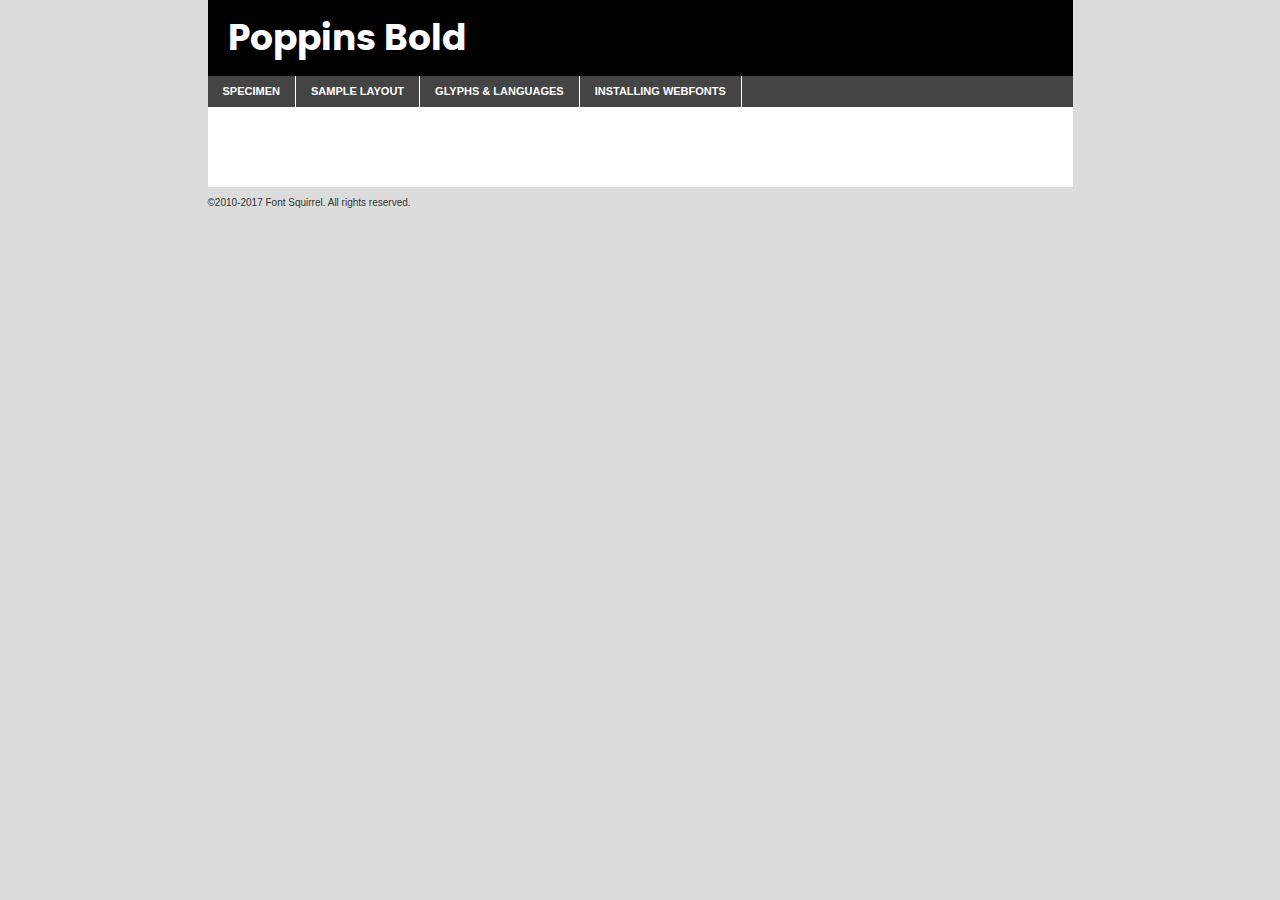
<file: site-ep-responsivo/lageng page/components/fonts/poppins-bold-demo.html>
<!DOCTYPE html PUBLIC "-//W3C//DTD XHTML 1.0 Transitional//EN"
	"http://www.w3.org/TR/xhtml1/DTD/xhtml1-transitional.dtd">

<html xmlns="http://www.w3.org/1999/xhtml" xml:lang="en" lang="en">
<head>
	<meta http-equiv="Content-Type" content="text/html; charset=utf-8" />
	<script src="http://ajax.googleapis.com/ajax/libs/jquery/1.7.2/jquery.min.js" type="text/javascript" charset="utf-8"></script>
	<script type="text/javascript">
	(function($){$.fn.easyTabs=function(option){var param=jQuery.extend({fadeSpeed:"fast",defaultContent:1,activeClass:'active'},option);$(this).each(function(){var thisId="#"+this.id;if(param.defaultContent==''){param.defaultContent=1;}
	if(typeof param.defaultContent=="number")
	{var defaultTab=$(thisId+" .tabs li:eq("+(param.defaultContent-1)+") a").attr('href').substr(1);}else{var defaultTab=param.defaultContent;}
	$(thisId+" .tabs li a").each(function(){var tabToHide=$(this).attr('href').substr(1);$("#"+tabToHide).addClass('easytabs-tab-content');});hideAll();changeContent(defaultTab);function hideAll(){$(thisId+" .easytabs-tab-content").hide();}
	function changeContent(tabId){hideAll();$(thisId+" .tabs li").removeClass(param.activeClass);$(thisId+" .tabs li a[href=#"+tabId+"]").closest('li').addClass(param.activeClass);if(param.fadeSpeed!="none")
	{$(thisId+" #"+tabId).fadeIn(param.fadeSpeed);}else{$(thisId+" #"+tabId).show();}}
	$(thisId+" .tabs li").click(function(){var tabId=$(this).find('a').attr('href').substr(1);changeContent(tabId);return false;});});}})(jQuery);
	</script>
	<link rel="stylesheet" href="specimen_files/specimen_stylesheet.css" type="text/css" charset="utf-8" />
	<link rel="stylesheet" href="stylesheet.css" type="text/css" charset="utf-8" />

	<style type="text/css">
					body{
				font-family: 'poppinsbold';
							}
		</style>

	<title>Poppins Bold Specimen</title>
	
	
	<script type="text/javascript" charset="utf-8">
		$(document).ready(function() {
			$('#container').easyTabs({defaultContent:1});
		});
	</script>
</head>

<body>
<div id="container">
	<div id="header">
		Poppins Bold	</div>
	<ul class="tabs">
		<li><a href="#specimen">Specimen</a></li>
		<li><a href="#layout">Sample Layout</a></li>
				<li><a href="#glyphs">Glyphs &amp; Languages</a></li>
		<li><a href="#installing">Installing Webfonts</a></li>
		
	</ul>
	
	<div id="main_content">

		
			<div id="specimen">
		
				<div class="section">
					<div class="grid12 firstcol">
						<div class="huge">AaBb</div>
					</div>
				</div>
		
				<div class="section">
					<div class="glyph_range">A&#x200B;B&#x200b;C&#x200b;D&#x200b;E&#x200b;F&#x200b;G&#x200b;H&#x200b;I&#x200b;J&#x200b;K&#x200b;L&#x200b;M&#x200b;N&#x200b;O&#x200b;P&#x200b;Q&#x200b;R&#x200b;S&#x200b;T&#x200b;U&#x200b;V&#x200b;W&#x200b;X&#x200b;Y&#x200b;Z&#x200b;a&#x200b;b&#x200b;c&#x200b;d&#x200b;e&#x200b;f&#x200b;g&#x200b;h&#x200b;i&#x200b;j&#x200b;k&#x200b;l&#x200b;m&#x200b;n&#x200b;o&#x200b;p&#x200b;q&#x200b;r&#x200b;s&#x200b;t&#x200b;u&#x200b;v&#x200b;w&#x200b;x&#x200b;y&#x200b;z&#x200b;1&#x200b;2&#x200b;3&#x200b;4&#x200b;5&#x200b;6&#x200b;7&#x200b;8&#x200b;9&#x200b;0&#x200b;&amp;&#x200b;.&#x200b;,&#x200b;?&#x200b;!&#x200b;&#64;&#x200b;(&#x200b;)&#x200b;#&#x200b;$&#x200b;%&#x200b;*&#x200b;+&#x200b;-&#x200b;=&#x200b;:&#x200b;;</div>
				</div>
				<div class="section">
					<div class="grid12 firstcol">
						<table class="sample_table">
							<tr><td>10</td><td class="size10">abcdefghijklmnopqrstuvwxyzABCDEFGHIJKLMNOPQRSTUVWXYZ0123456789abcdefghijklmnopqrstuvwxyzABCDEFGHIJKLMNOPQRSTUVWXYZ0123456789abcdefghijklmnopqrstuvwxyzABCDEFGHIJKLMNOPQRSTUVWXYZ</td></tr>
							<tr><td>11</td><td class="size11">abcdefghijklmnopqrstuvwxyzABCDEFGHIJKLMNOPQRSTUVWXYZ0123456789abcdefghijklmnopqrstuvwxyzABCDEFGHIJKLMNOPQRSTUVWXYZ0123456789abcdefghijklmnopqrstuvwxyzABCDEFGHIJKLMNOPQRSTUVWXYZ</td></tr>
							<tr><td>12</td><td class="size12">abcdefghijklmnopqrstuvwxyzABCDEFGHIJKLMNOPQRSTUVWXYZ0123456789abcdefghijklmnopqrstuvwxyzABCDEFGHIJKLMNOPQRSTUVWXYZ0123456789abcdefghijklmnopqrstuvwxyzABCDEFGHIJKLMNOPQRSTUVWXYZ</td></tr>
							<tr><td>13</td><td class="size13">abcdefghijklmnopqrstuvwxyzABCDEFGHIJKLMNOPQRSTUVWXYZ0123456789abcdefghijklmnopqrstuvwxyzABCDEFGHIJKLMNOPQRSTUVWXYZ0123456789abcdefghijklmnopqrstuvwxyzABCDEFGHIJKLMNOPQRSTUVWXYZ</td></tr>
							<tr><td>14</td><td class="size14">abcdefghijklmnopqrstuvwxyzABCDEFGHIJKLMNOPQRSTUVWXYZ0123456789abcdefghijklmnopqrstuvwxyzABCDEFGHIJKLMNOPQRSTUVWXYZ0123456789abcdefghijklmnopqrstuvwxyzABCDEFGHIJKLMNOPQRSTUVWXYZ</td></tr>
							<tr><td>16</td><td class="size16">abcdefghijklmnopqrstuvwxyzABCDEFGHIJKLMNOPQRSTUVWXYZ0123456789abcdefghijklmnopqrstuvwxyzABCDEFGHIJKLMNOPQRSTUVWXYZ</td></tr>
							<tr><td>18</td><td class="size18">abcdefghijklmnopqrstuvwxyzABCDEFGHIJKLMNOPQRSTUVWXYZ0123456789abcdefghijklmnopqrstuvwxyzABCDEFGHIJKLMNOPQRSTUVWXYZ</td></tr>
							<tr><td>20</td><td class="size20">abcdefghijklmnopqrstuvwxyzABCDEFGHIJKLMNOPQRSTUVWXYZ0123456789abcdefghijklmnopqrstuvwxyzABCDEFGHIJKLMNOPQRSTUVWXYZ</td></tr>
							<tr><td>24</td><td class="size24">abcdefghijklmnopqrstuvwxyzABCDEFGHIJKLMNOPQRSTUVWXYZ0123456789abcdefghijklmnopqrstuvwxyzABCDEFGHIJKLMNOPQRSTUVWXYZ</td></tr>
							<tr><td>30</td><td class="size30">abcdefghijklmnopqrstuvwxyzABCDEFGHIJKLMNOPQRSTUVWXYZ0123456789abcdefghijklmnopqrstuvwxyzABCDEFGHIJKLMNOPQRSTUVWXYZ</td></tr>
							<tr><td>36</td><td class="size36">abcdefghijklmnopqrstuvwxyzABCDEFGHIJKLMNOPQRSTUVWXYZ0123456789abcdefghijklmnopqrstuvwxyzABCDEFGHIJKLMNOPQRSTUVWXYZ</td></tr>
							<tr><td>48</td><td class="size48">abcdefghijklmnopqrstuvwxyzABCDEFGHIJKLMNOPQRSTUVWXYZ0123456789abcdefghijklmnopqrstuvwxyzABCDEFGHIJKLMNOPQRSTUVWXYZ</td></tr>
							<tr><td>60</td><td class="size60">abcdefghijklmnopqrstuvwxyzABCDEFGHIJKLMNOPQRSTUVWXYZ0123456789abcdefghijklmnopqrstuvwxyzABCDEFGHIJKLMNOPQRSTUVWXYZ</td></tr>
							<tr><td>72</td><td class="size72">abcdefghijklmnopqrstuvwxyzABCDEFGHIJKLMNOPQRSTUVWXYZ0123456789abcdefghijklmnopqrstuvwxyzABCDEFGHIJKLMNOPQRSTUVWXYZ</td></tr>
							<tr><td>90</td><td class="size90">abcdefghijklmnopqrstuvwxyzABCDEFGHIJKLMNOPQRSTUVWXYZ0123456789abcdefghijklmnopqrstuvwxyzABCDEFGHIJKLMNOPQRSTUVWXYZ</td></tr>
						</table>
				
					</div>
			
				</div>
		
		
		
								<div class="section" id="bodycomparison">


										<div id="xheight">
				<div class="fontbody">&#x25FC;&#x25FC;&#x25FC;&#x25FC;&#x25FC;&#x25FC;&#x25FC;&#x25FC;&#x25FC;&#x25FC;&#x25FC;&#x25FC;&#x25FC;&#x25FC;&#x25FC;&#x25FC;&#x25FC;&#x25FC;&#x25FC;&#x25FC;&#x25FC;&#x25FC;&#x25FC;&#x25FC;&#x25FC;&#x25FC;&#x25FC;&#x25FC;&#x25FC;&#x25FC;&#x25FC;&#x25FC;&#x25FC;&#x25FC;&#x25FC;&#x25FC;&#x25FC;&#x25FC;&#x25FC;&#x25FC;&#x25FC;&#x25FC;&#x25FC;&#x25FC;&#x25FC;&#x25FC;&#x25FC;&#x25FC;&#x25FC;&#x25FC;&#x25FC;&#x25FC;&#x25FC;&#x25FC;&#x25FC;&#x25FC;&#x25FC;&#x25FC;&#x25FC;&#x25FC;&#x25FC;&#x25FC;&#x25FC;&#x25FC;&#x25FC;&#x25FC;&#x25FC;&#x25FC;&#x25FC;&#x25FC;&#x25FC;&#x25FC;&#x25FC;&#x25FC;&#x25FC;&#x25FC;&#x25FC;&#x25FC;&#x25FC;&#x25FC;&#x25FC;&#x25FC;&#x25FC;&#x25FC;&#x25FC;&#x25FC;&#x25FC;&#x25FC;&#x25FC;&#x25FC;&#x25FC;&#x25FC;&#x25FC;&#x25FC;&#x25FC;&#x25FC;&#x25FC;&#x25FC;&#x25FC;body</div><div class="arialbody">body</div><div class="verdanabody">body</div><div class="georgiabody">body</div></div>
										<div class="fontbody" style="z-index:1">
											body<span>Poppins Bold</span>
										</div>
										<div class="arialbody" style="z-index:1">
											body<span>Arial</span>
										</div>
										<div class="verdanabody" style="z-index:1">
											body<span>Verdana</span>
										</div>
										<div class="georgiabody" style="z-index:1">
											body<span>Georgia</span>
										</div>



								</div>
		
		
				<div class="section psample psample_row1" id="">
					
					<div class="grid2 firstcol">
						<p class="size10"><span>10.</span>Aenean lacinia bibendum nulla sed consectetur. Fusce dapibus, tellus ac cursus commodo, tortor mauris condimentum nibh, ut fermentum massa justo sit amet risus. Nullam id dolor id nibh ultricies vehicula ut id elit. Cum sociis natoque penatibus et magnis dis parturient montes, nascetur ridiculus mus. Nulla vitae elit libero, a pharetra augue.</p>
			
					</div>
					<div class="grid3">
						<p class="size11"><span>11.</span>Aenean lacinia bibendum nulla sed consectetur. Fusce dapibus, tellus ac cursus commodo, tortor mauris condimentum nibh, ut fermentum massa justo sit amet risus. Nullam id dolor id nibh ultricies vehicula ut id elit. Cum sociis natoque penatibus et magnis dis parturient montes, nascetur ridiculus mus. Nulla vitae elit libero, a pharetra augue.</p>
			
					</div>
					<div class="grid3">
						<p class="size12"><span>12.</span>Aenean lacinia bibendum nulla sed consectetur. Fusce dapibus, tellus ac cursus commodo, tortor mauris condimentum nibh, ut fermentum massa justo sit amet risus. Nullam id dolor id nibh ultricies vehicula ut id elit. Cum sociis natoque penatibus et magnis dis parturient montes, nascetur ridiculus mus. Nulla vitae elit libero, a pharetra augue.</p>
			
					</div>
					<div class="grid4">
						<p class="size13"><span>13.</span>Aenean lacinia bibendum nulla sed consectetur. Fusce dapibus, tellus ac cursus commodo, tortor mauris condimentum nibh, ut fermentum massa justo sit amet risus. Nullam id dolor id nibh ultricies vehicula ut id elit. Cum sociis natoque penatibus et magnis dis parturient montes, nascetur ridiculus mus. Nulla vitae elit libero, a pharetra augue.</p>
			
					</div>
					<div class="white_blend"></div>
					
				</div>
				<div class="section psample psample_row2" id="">
					<div class="grid3 firstcol">
						<p class="size14"><span>14.</span>Aenean lacinia bibendum nulla sed consectetur. Fusce dapibus, tellus ac cursus commodo, tortor mauris condimentum nibh, ut fermentum massa justo sit amet risus. Nullam id dolor id nibh ultricies vehicula ut id elit. Cum sociis natoque penatibus et magnis dis parturient montes, nascetur ridiculus mus. Nulla vitae elit libero, a pharetra augue.</p>
			
					</div>
					<div class="grid4">
						<p class="size16"><span>16.</span>Aenean lacinia bibendum nulla sed consectetur. Fusce dapibus, tellus ac cursus commodo, tortor mauris condimentum nibh, ut fermentum massa justo sit amet risus. Nullam id dolor id nibh ultricies vehicula ut id elit. Cum sociis natoque penatibus et magnis dis parturient montes, nascetur ridiculus mus. Nulla vitae elit libero, a pharetra augue.</p>
			
					</div>
					<div class="grid5">
						<p class="size18"><span>18.</span>Aenean lacinia bibendum nulla sed consectetur. Fusce dapibus, tellus ac cursus commodo, tortor mauris condimentum nibh, ut fermentum massa justo sit amet risus. Nullam id dolor id nibh ultricies vehicula ut id elit. Cum sociis natoque penatibus et magnis dis parturient montes, nascetur ridiculus mus. Nulla vitae elit libero, a pharetra augue.</p>
			
					</div>

					<div class="white_blend"></div>

				</div>
				
				<div class="section psample psample_row3" id="">
					<div class="grid5 firstcol">
						<p class="size20"><span>20.</span>Aenean lacinia bibendum nulla sed consectetur. Fusce dapibus, tellus ac cursus commodo, tortor mauris condimentum nibh, ut fermentum massa justo sit amet risus. Nullam id dolor id nibh ultricies vehicula ut id elit. Cum sociis natoque penatibus et magnis dis parturient montes, nascetur ridiculus mus. Nulla vitae elit libero, a pharetra augue.</p>
					</div>
					<div class="grid7">
						<p class="size24"><span>24.</span>Aenean lacinia bibendum nulla sed consectetur. Fusce dapibus, tellus ac cursus commodo, tortor mauris condimentum nibh, ut fermentum massa justo sit amet risus. Nullam id dolor id nibh ultricies vehicula ut id elit. Cum sociis natoque penatibus et magnis dis parturient montes, nascetur ridiculus mus. Nulla vitae elit libero, a pharetra augue.</p>
					</div>
					
					<div class="white_blend"></div>
					
				</div>
				
				<div class="section psample psample_row4" id="">
					<div class="grid12 firstcol">
						<p class="size30"><span>30.</span>Aenean lacinia bibendum nulla sed consectetur. Fusce dapibus, tellus ac cursus commodo, tortor mauris condimentum nibh, ut fermentum massa justo sit amet risus. Nullam id dolor id nibh ultricies vehicula ut id elit. Cum sociis natoque penatibus et magnis dis parturient montes, nascetur ridiculus mus. Nulla vitae elit libero, a pharetra augue.</p>
					</div>
					<div class="white_blend"></div>
					
				</div>
				
				
				
				<div class="section psample psample_row1 fullreverse">
					<div class="grid2 firstcol">
						<p class="size10"><span>10.</span>Aenean lacinia bibendum nulla sed consectetur. Fusce dapibus, tellus ac cursus commodo, tortor mauris condimentum nibh, ut fermentum massa justo sit amet risus. Nullam id dolor id nibh ultricies vehicula ut id elit. Cum sociis natoque penatibus et magnis dis parturient montes, nascetur ridiculus mus. Nulla vitae elit libero, a pharetra augue.</p>
			
					</div>
					<div class="grid3">
						<p class="size11"><span>11.</span>Aenean lacinia bibendum nulla sed consectetur. Fusce dapibus, tellus ac cursus commodo, tortor mauris condimentum nibh, ut fermentum massa justo sit amet risus. Nullam id dolor id nibh ultricies vehicula ut id elit. Cum sociis natoque penatibus et magnis dis parturient montes, nascetur ridiculus mus. Nulla vitae elit libero, a pharetra augue.</p>
			
					</div>
					<div class="grid3">
						<p class="size12"><span>12.</span>Aenean lacinia bibendum nulla sed consectetur. Fusce dapibus, tellus ac cursus commodo, tortor mauris condimentum nibh, ut fermentum massa justo sit amet risus. Nullam id dolor id nibh ultricies vehicula ut id elit. Cum sociis natoque penatibus et magnis dis parturient montes, nascetur ridiculus mus. Nulla vitae elit libero, a pharetra augue.</p>
			
					</div>
					<div class="grid4">
						<p class="size13"><span>13.</span>Aenean lacinia bibendum nulla sed consectetur. Fusce dapibus, tellus ac cursus commodo, tortor mauris condimentum nibh, ut fermentum massa justo sit amet risus. Nullam id dolor id nibh ultricies vehicula ut id elit. Cum sociis natoque penatibus et magnis dis parturient montes, nascetur ridiculus mus. Nulla vitae elit libero, a pharetra augue.</p>
			
					</div>
					<div class="black_blend"></div>
					
				</div>
				
				<div class="section psample psample_row2 fullreverse">
					<div class="grid3 firstcol">
						<p class="size14"><span>14.</span>Aenean lacinia bibendum nulla sed consectetur. Fusce dapibus, tellus ac cursus commodo, tortor mauris condimentum nibh, ut fermentum massa justo sit amet risus. Nullam id dolor id nibh ultricies vehicula ut id elit. Cum sociis natoque penatibus et magnis dis parturient montes, nascetur ridiculus mus. Nulla vitae elit libero, a pharetra augue.</p>
			
					</div>
					<div class="grid4">
						<p class="size16"><span>16.</span>Aenean lacinia bibendum nulla sed consectetur. Fusce dapibus, tellus ac cursus commodo, tortor mauris condimentum nibh, ut fermentum massa justo sit amet risus. Nullam id dolor id nibh ultricies vehicula ut id elit. Cum sociis natoque penatibus et magnis dis parturient montes, nascetur ridiculus mus. Nulla vitae elit libero, a pharetra augue.</p>
			
					</div>
					<div class="grid5">
						<p class="size18"><span>18.</span>Aenean lacinia bibendum nulla sed consectetur. Fusce dapibus, tellus ac cursus commodo, tortor mauris condimentum nibh, ut fermentum massa justo sit amet risus. Nullam id dolor id nibh ultricies vehicula ut id elit. Cum sociis natoque penatibus et magnis dis parturient montes, nascetur ridiculus mus. Nulla vitae elit libero, a pharetra augue.</p>
			
					</div>
					<div class="black_blend"></div>

				</div>
				
				<div class="section psample fullreverse psample_row3" id="">
					<div class="grid5 firstcol">
						<p class="size20"><span>20.</span>Aenean lacinia bibendum nulla sed consectetur. Fusce dapibus, tellus ac cursus commodo, tortor mauris condimentum nibh, ut fermentum massa justo sit amet risus. Nullam id dolor id nibh ultricies vehicula ut id elit. Cum sociis natoque penatibus et magnis dis parturient montes, nascetur ridiculus mus. Nulla vitae elit libero, a pharetra augue.</p>
					</div>
					<div class="grid7">
						<p class="size24"><span>24.</span>Aenean lacinia bibendum nulla sed consectetur. Fusce dapibus, tellus ac cursus commodo, tortor mauris condimentum nibh, ut fermentum massa justo sit amet risus. Nullam id dolor id nibh ultricies vehicula ut id elit. Cum sociis natoque penatibus et magnis dis parturient montes, nascetur ridiculus mus. Nulla vitae elit libero, a pharetra augue.</p>
					</div>
					
					<div class="black_blend"></div>
					
				</div>
				
				<div class="section psample fullreverse psample_row4" id="" style="border-bottom: 20px #000 solid;">
					<div class="grid12 firstcol">
						<p class="size30"><span>30.</span>Aenean lacinia bibendum nulla sed consectetur. Fusce dapibus, tellus ac cursus commodo, tortor mauris condimentum nibh, ut fermentum massa justo sit amet risus. Nullam id dolor id nibh ultricies vehicula ut id elit. Cum sociis natoque penatibus et magnis dis parturient montes, nascetur ridiculus mus. Nulla vitae elit libero, a pharetra augue.</p>
					</div>
					<div class="black_blend"></div>
					
				</div>
				
				
				
				
			</div>
			
			<div id="layout">
				
				<div class="section">
					
					<div class="grid12 firstcol">
						<h1>Lorem Ipsum Dolor</h1>
						<h2>Etiam porta sem malesuada magna mollis euismod</h2>
						
						<p class="byline">By <a href="#link">Aenean Lacinia</a></p>
					</div>
				</div>
				<div class="section">
					<div class="grid8 firstcol">
						<p class="large">Donec sed odio dui. Morbi leo risus, porta ac consectetur ac, vestibulum at eros. Fusce dapibus, tellus ac cursus commodo, tortor mauris condimentum nibh, ut fermentum massa justo sit amet risus. </p>

						
						<h3>Pellentesque ornare sem</h3>

						<p>Maecenas sed diam eget risus varius blandit sit amet non magna. Maecenas faucibus mollis interdum. Donec ullamcorper nulla non metus auctor fringilla. Nullam id dolor id nibh ultricies vehicula ut id elit. Nullam id dolor id nibh ultricies vehicula ut id elit. </p>

						<p>Aenean eu leo quam. Pellentesque ornare sem lacinia quam venenatis vestibulum. Lorem ipsum dolor sit amet, consectetur adipiscing elit. Cum sociis natoque penatibus et magnis dis parturient montes, nascetur ridiculus mus. </p>

						<p>Nulla vitae elit libero, a pharetra augue. Praesent commodo cursus magna, vel scelerisque nisl consectetur et. Aenean lacinia bibendum nulla sed consectetur. </p>

						<p>Nullam quis risus eget urna mollis ornare vel eu leo. Nullam quis risus eget urna mollis ornare vel eu leo. Maecenas sed diam eget risus varius blandit sit amet non magna. Donec ullamcorper nulla non metus auctor fringilla. </p>

						<h3>Cras mattis consectetur</h3>

						<p>Aenean eu leo quam. Pellentesque ornare sem lacinia quam venenatis vestibulum. Aenean lacinia bibendum nulla sed consectetur. Integer posuere erat a ante venenatis dapibus posuere velit aliquet. Cras mattis consectetur purus sit amet fermentum. </p>

						<p>Nullam id dolor id nibh ultricies vehicula ut id elit. Nullam quis risus eget urna mollis ornare vel eu leo. Cras mattis consectetur purus sit amet fermentum.</p>
					</div>
					
					<div class="grid4 sidebar">
						
						<div class="box reverse">
							<p class="last">Nullam quis risus eget urna mollis ornare vel eu leo. Donec ullamcorper nulla non metus auctor fringilla. Cras mattis consectetur purus sit amet fermentum. Sed posuere consectetur est at lobortis. Lorem ipsum dolor sit amet, consectetur adipiscing elit. </p>
						</div>
						
						<p class="caption">Maecenas sed diam eget risus varius.</p>

						<p>Vestibulum id ligula porta felis euismod semper. Integer posuere erat a ante venenatis dapibus posuere velit aliquet. Vestibulum id ligula porta felis euismod semper. Sed posuere consectetur est at lobortis. Maecenas sed diam eget risus varius blandit sit amet non magna. Fusce dapibus, tellus ac cursus commodo, tortor mauris condimentum nibh, ut fermentum massa justo sit amet risus. </p>

					

						<p>Duis mollis, est non commodo luctus, nisi erat porttitor ligula, eget lacinia odio sem nec elit. Aenean lacinia bibendum nulla sed consectetur. Vivamus sagittis lacus vel augue laoreet rutrum faucibus dolor auctor. Aenean lacinia bibendum nulla sed consectetur. Nullam quis risus eget urna mollis ornare vel eu leo. </p>

						<p>Praesent commodo cursus magna, vel scelerisque nisl consectetur et. Donec ullamcorper nulla non metus auctor fringilla. Maecenas faucibus mollis interdum. Fusce dapibus, tellus ac cursus commodo, tortor mauris condimentum nibh, ut fermentum massa justo sit amet risus. </p>

					</div>
				</div>
				
			</div>


			



		<div id="glyphs">
			<div class="section">
				<div class="grid12 firstcol">
			
				<h1>Language Support</h1>
				<p>The subset of Poppins Bold in this kit supports the following languages:<br />
			
					Albanian, Basque, Breton, Chamorro, Danish, Dutch, English, Faroese, Finnish, French, Frisian, Galician, German, Icelandic, Italian, Malagasy, Norwegian, Portuguese, Spanish, Alsatian, Aragonese, Arapaho, Arrernte, Asturian, Aymara, Bislama, Cebuano, Corsican, Fijian, French_creole, Genoese, Gilbertese, Greenlandic, Haitian_creole, Hiligaynon, Hmong, Hopi, Ibanag, Iloko_ilokano, Indonesian, Interglossa_glosa, Interlingua, Irish_gaelic, Jerriais, Lojban, Lombard, Luxembourgeois, Manx, Mohawk, Norfolk_pitcairnese, Occitan, Oromo, Pangasinan, Papiamento, Piedmontese, Potawatomi, Rhaeto-romance, Romansh, Rotokas, Sami_lule, Samoan, Sardinian, Scots_gaelic, Seychelles_creole, Shona, Sicilian, Somali, Southern_ndebele, Swahili, Swati_swazi, Tagalog_filipino_pilipino, Tetum, Tok_pisin, Uyghur_latinized, Volapuk, Walloon, Warlpiri, Xhosa, Yapese, Zulu, Latinbasic, Ubasic, Demo				</p>
				<h1>Glyph Chart</h1>
				<p>The subset of Poppins Bold in this kit includes all the glyphs listed below. Unicode entities are included above each glyph to help you insert individual characters into your layout.</p>
				<div id="glyph_chart">
			
																														 <div><p>&amp;#13;</p>&#13;</div>
																				 <div><p>&amp;#32;</p>&#32;</div>
																				 <div><p>&amp;#33;</p>&#33;</div>
																				 <div><p>&amp;#34;</p>&#34;</div>
																				 <div><p>&amp;#35;</p>&#35;</div>
																				 <div><p>&amp;#36;</p>&#36;</div>
																				 <div><p>&amp;#37;</p>&#37;</div>
																				 <div><p>&amp;#38;</p>&#38;</div>
																				 <div><p>&amp;#39;</p>&#39;</div>
																				 <div><p>&amp;#40;</p>&#40;</div>
																				 <div><p>&amp;#41;</p>&#41;</div>
																				 <div><p>&amp;#42;</p>&#42;</div>
																				 <div><p>&amp;#43;</p>&#43;</div>
																				 <div><p>&amp;#44;</p>&#44;</div>
																				 <div><p>&amp;#45;</p>&#45;</div>
																				 <div><p>&amp;#46;</p>&#46;</div>
																				 <div><p>&amp;#47;</p>&#47;</div>
																				 <div><p>&amp;#48;</p>&#48;</div>
																				 <div><p>&amp;#49;</p>&#49;</div>
																				 <div><p>&amp;#50;</p>&#50;</div>
																				 <div><p>&amp;#51;</p>&#51;</div>
																				 <div><p>&amp;#52;</p>&#52;</div>
																				 <div><p>&amp;#53;</p>&#53;</div>
																				 <div><p>&amp;#54;</p>&#54;</div>
																				 <div><p>&amp;#55;</p>&#55;</div>
																				 <div><p>&amp;#56;</p>&#56;</div>
																				 <div><p>&amp;#57;</p>&#57;</div>
																				 <div><p>&amp;#58;</p>&#58;</div>
																				 <div><p>&amp;#59;</p>&#59;</div>
																				 <div><p>&amp;#60;</p>&#60;</div>
																				 <div><p>&amp;#61;</p>&#61;</div>
																				 <div><p>&amp;#62;</p>&#62;</div>
																				 <div><p>&amp;#63;</p>&#63;</div>
																				 <div><p>&amp;#64;</p>&#64;</div>
																				 <div><p>&amp;#65;</p>&#65;</div>
																				 <div><p>&amp;#66;</p>&#66;</div>
																				 <div><p>&amp;#67;</p>&#67;</div>
																				 <div><p>&amp;#68;</p>&#68;</div>
																				 <div><p>&amp;#69;</p>&#69;</div>
																				 <div><p>&amp;#70;</p>&#70;</div>
																				 <div><p>&amp;#71;</p>&#71;</div>
																				 <div><p>&amp;#72;</p>&#72;</div>
																				 <div><p>&amp;#73;</p>&#73;</div>
																				 <div><p>&amp;#74;</p>&#74;</div>
																				 <div><p>&amp;#75;</p>&#75;</div>
																				 <div><p>&amp;#76;</p>&#76;</div>
																				 <div><p>&amp;#77;</p>&#77;</div>
																				 <div><p>&amp;#78;</p>&#78;</div>
																				 <div><p>&amp;#79;</p>&#79;</div>
																				 <div><p>&amp;#80;</p>&#80;</div>
																				 <div><p>&amp;#81;</p>&#81;</div>
																				 <div><p>&amp;#82;</p>&#82;</div>
																				 <div><p>&amp;#83;</p>&#83;</div>
																				 <div><p>&amp;#84;</p>&#84;</div>
																				 <div><p>&amp;#85;</p>&#85;</div>
																				 <div><p>&amp;#86;</p>&#86;</div>
																				 <div><p>&amp;#87;</p>&#87;</div>
																				 <div><p>&amp;#88;</p>&#88;</div>
																				 <div><p>&amp;#89;</p>&#89;</div>
																				 <div><p>&amp;#90;</p>&#90;</div>
																				 <div><p>&amp;#91;</p>&#91;</div>
																				 <div><p>&amp;#92;</p>&#92;</div>
																				 <div><p>&amp;#93;</p>&#93;</div>
																				 <div><p>&amp;#94;</p>&#94;</div>
																				 <div><p>&amp;#95;</p>&#95;</div>
																				 <div><p>&amp;#96;</p>&#96;</div>
																				 <div><p>&amp;#97;</p>&#97;</div>
																				 <div><p>&amp;#98;</p>&#98;</div>
																				 <div><p>&amp;#99;</p>&#99;</div>
																				 <div><p>&amp;#100;</p>&#100;</div>
																				 <div><p>&amp;#101;</p>&#101;</div>
																				 <div><p>&amp;#102;</p>&#102;</div>
																				 <div><p>&amp;#103;</p>&#103;</div>
																				 <div><p>&amp;#104;</p>&#104;</div>
																				 <div><p>&amp;#105;</p>&#105;</div>
																				 <div><p>&amp;#106;</p>&#106;</div>
																				 <div><p>&amp;#107;</p>&#107;</div>
																				 <div><p>&amp;#108;</p>&#108;</div>
																				 <div><p>&amp;#109;</p>&#109;</div>
																				 <div><p>&amp;#110;</p>&#110;</div>
																				 <div><p>&amp;#111;</p>&#111;</div>
																				 <div><p>&amp;#112;</p>&#112;</div>
																				 <div><p>&amp;#113;</p>&#113;</div>
																				 <div><p>&amp;#114;</p>&#114;</div>
																				 <div><p>&amp;#115;</p>&#115;</div>
																				 <div><p>&amp;#116;</p>&#116;</div>
																				 <div><p>&amp;#117;</p>&#117;</div>
																				 <div><p>&amp;#118;</p>&#118;</div>
																				 <div><p>&amp;#119;</p>&#119;</div>
																				 <div><p>&amp;#120;</p>&#120;</div>
																				 <div><p>&amp;#121;</p>&#121;</div>
																				 <div><p>&amp;#122;</p>&#122;</div>
																				 <div><p>&amp;#123;</p>&#123;</div>
																				 <div><p>&amp;#124;</p>&#124;</div>
																				 <div><p>&amp;#125;</p>&#125;</div>
																				 <div><p>&amp;#126;</p>&#126;</div>
																				 <div><p>&amp;#160;</p>&#160;</div>
																				 <div><p>&amp;#161;</p>&#161;</div>
																				 <div><p>&amp;#162;</p>&#162;</div>
																				 <div><p>&amp;#163;</p>&#163;</div>
																				 <div><p>&amp;#164;</p>&#164;</div>
																				 <div><p>&amp;#165;</p>&#165;</div>
																				 <div><p>&amp;#166;</p>&#166;</div>
																				 <div><p>&amp;#167;</p>&#167;</div>
																				 <div><p>&amp;#168;</p>&#168;</div>
																				 <div><p>&amp;#169;</p>&#169;</div>
																				 <div><p>&amp;#170;</p>&#170;</div>
																				 <div><p>&amp;#171;</p>&#171;</div>
																				 <div><p>&amp;#172;</p>&#172;</div>
																				 <div><p>&amp;#173;</p>&#173;</div>
																				 <div><p>&amp;#174;</p>&#174;</div>
																				 <div><p>&amp;#175;</p>&#175;</div>
																				 <div><p>&amp;#176;</p>&#176;</div>
																				 <div><p>&amp;#177;</p>&#177;</div>
																				 <div><p>&amp;#178;</p>&#178;</div>
																				 <div><p>&amp;#179;</p>&#179;</div>
																				 <div><p>&amp;#180;</p>&#180;</div>
																				 <div><p>&amp;#181;</p>&#181;</div>
																				 <div><p>&amp;#182;</p>&#182;</div>
																				 <div><p>&amp;#183;</p>&#183;</div>
																				 <div><p>&amp;#184;</p>&#184;</div>
																				 <div><p>&amp;#185;</p>&#185;</div>
																				 <div><p>&amp;#186;</p>&#186;</div>
																				 <div><p>&amp;#187;</p>&#187;</div>
																				 <div><p>&amp;#188;</p>&#188;</div>
																				 <div><p>&amp;#189;</p>&#189;</div>
																				 <div><p>&amp;#190;</p>&#190;</div>
																				 <div><p>&amp;#191;</p>&#191;</div>
																				 <div><p>&amp;#192;</p>&#192;</div>
																				 <div><p>&amp;#193;</p>&#193;</div>
																				 <div><p>&amp;#194;</p>&#194;</div>
																				 <div><p>&amp;#195;</p>&#195;</div>
																				 <div><p>&amp;#196;</p>&#196;</div>
																				 <div><p>&amp;#197;</p>&#197;</div>
																				 <div><p>&amp;#198;</p>&#198;</div>
																				 <div><p>&amp;#199;</p>&#199;</div>
																				 <div><p>&amp;#200;</p>&#200;</div>
																				 <div><p>&amp;#201;</p>&#201;</div>
																				 <div><p>&amp;#202;</p>&#202;</div>
																				 <div><p>&amp;#203;</p>&#203;</div>
																				 <div><p>&amp;#204;</p>&#204;</div>
																				 <div><p>&amp;#205;</p>&#205;</div>
																				 <div><p>&amp;#206;</p>&#206;</div>
																				 <div><p>&amp;#207;</p>&#207;</div>
																				 <div><p>&amp;#208;</p>&#208;</div>
																				 <div><p>&amp;#209;</p>&#209;</div>
																				 <div><p>&amp;#210;</p>&#210;</div>
																				 <div><p>&amp;#211;</p>&#211;</div>
																				 <div><p>&amp;#212;</p>&#212;</div>
																				 <div><p>&amp;#213;</p>&#213;</div>
																				 <div><p>&amp;#214;</p>&#214;</div>
																				 <div><p>&amp;#215;</p>&#215;</div>
																				 <div><p>&amp;#216;</p>&#216;</div>
																				 <div><p>&amp;#217;</p>&#217;</div>
																				 <div><p>&amp;#218;</p>&#218;</div>
																				 <div><p>&amp;#219;</p>&#219;</div>
																				 <div><p>&amp;#220;</p>&#220;</div>
																				 <div><p>&amp;#221;</p>&#221;</div>
																				 <div><p>&amp;#222;</p>&#222;</div>
																				 <div><p>&amp;#223;</p>&#223;</div>
																				 <div><p>&amp;#224;</p>&#224;</div>
																				 <div><p>&amp;#225;</p>&#225;</div>
																				 <div><p>&amp;#226;</p>&#226;</div>
																				 <div><p>&amp;#227;</p>&#227;</div>
																				 <div><p>&amp;#228;</p>&#228;</div>
																				 <div><p>&amp;#229;</p>&#229;</div>
																				 <div><p>&amp;#230;</p>&#230;</div>
																				 <div><p>&amp;#231;</p>&#231;</div>
																				 <div><p>&amp;#232;</p>&#232;</div>
																				 <div><p>&amp;#233;</p>&#233;</div>
																				 <div><p>&amp;#234;</p>&#234;</div>
																				 <div><p>&amp;#235;</p>&#235;</div>
																				 <div><p>&amp;#236;</p>&#236;</div>
																				 <div><p>&amp;#237;</p>&#237;</div>
																				 <div><p>&amp;#238;</p>&#238;</div>
																				 <div><p>&amp;#239;</p>&#239;</div>
																				 <div><p>&amp;#240;</p>&#240;</div>
																				 <div><p>&amp;#241;</p>&#241;</div>
																				 <div><p>&amp;#242;</p>&#242;</div>
																				 <div><p>&amp;#243;</p>&#243;</div>
																				 <div><p>&amp;#244;</p>&#244;</div>
																				 <div><p>&amp;#245;</p>&#245;</div>
																				 <div><p>&amp;#246;</p>&#246;</div>
																				 <div><p>&amp;#247;</p>&#247;</div>
																				 <div><p>&amp;#248;</p>&#248;</div>
																				 <div><p>&amp;#249;</p>&#249;</div>
																				 <div><p>&amp;#250;</p>&#250;</div>
																				 <div><p>&amp;#251;</p>&#251;</div>
																				 <div><p>&amp;#252;</p>&#252;</div>
																				 <div><p>&amp;#253;</p>&#253;</div>
																				 <div><p>&amp;#254;</p>&#254;</div>
																				 <div><p>&amp;#255;</p>&#255;</div>
																				 <div><p>&amp;#338;</p>&#338;</div>
																				 <div><p>&amp;#339;</p>&#339;</div>
																				 <div><p>&amp;#376;</p>&#376;</div>
																				 <div><p>&amp;#710;</p>&#710;</div>
																				 <div><p>&amp;#732;</p>&#732;</div>
																				 <div><p>&amp;#8192;</p>&#8192;</div>
																				 <div><p>&amp;#8193;</p>&#8193;</div>
																				 <div><p>&amp;#8194;</p>&#8194;</div>
																				 <div><p>&amp;#8195;</p>&#8195;</div>
																				 <div><p>&amp;#8196;</p>&#8196;</div>
																				 <div><p>&amp;#8197;</p>&#8197;</div>
																				 <div><p>&amp;#8198;</p>&#8198;</div>
																				 <div><p>&amp;#8199;</p>&#8199;</div>
																				 <div><p>&amp;#8200;</p>&#8200;</div>
																				 <div><p>&amp;#8201;</p>&#8201;</div>
																				 <div><p>&amp;#8202;</p>&#8202;</div>
																				 <div><p>&amp;#8208;</p>&#8208;</div>
																				 <div><p>&amp;#8209;</p>&#8209;</div>
																				 <div><p>&amp;#8210;</p>&#8210;</div>
																				 <div><p>&amp;#8211;</p>&#8211;</div>
																				 <div><p>&amp;#8212;</p>&#8212;</div>
																				 <div><p>&amp;#8216;</p>&#8216;</div>
																				 <div><p>&amp;#8217;</p>&#8217;</div>
																				 <div><p>&amp;#8218;</p>&#8218;</div>
																				 <div><p>&amp;#8220;</p>&#8220;</div>
																				 <div><p>&amp;#8221;</p>&#8221;</div>
																				 <div><p>&amp;#8222;</p>&#8222;</div>
																				 <div><p>&amp;#8226;</p>&#8226;</div>
																				 <div><p>&amp;#8230;</p>&#8230;</div>
																				 <div><p>&amp;#8239;</p>&#8239;</div>
																				 <div><p>&amp;#8249;</p>&#8249;</div>
																				 <div><p>&amp;#8250;</p>&#8250;</div>
																				 <div><p>&amp;#8287;</p>&#8287;</div>
																				 <div><p>&amp;#8364;</p>&#8364;</div>
																				 <div><p>&amp;#8482;</p>&#8482;</div>
																				 <div><p>&amp;#64257;</p>&#64257;</div>
																				 <div><p>&amp;#64258;</p>&#64258;</div>
																																																</div>	
				</div>
		
		
			</div>
		</div>
		
		
		<div id="specs">
			
		</div>
	
		<div id="installing">
			<div class="section">
				<div class="grid7 firstcol">
					<h1>Installing Webfonts</h1>
					
					<p>Webfonts are supported by all major browser platforms but not all in the same way. There are currently four different font formats that must be included in order to target all browsers. This includes TTF, WOFF, EOT and SVG.</p>
					
					<h2>1. Upload your webfonts</h2>
					<p>You must upload your webfont kit to your website. They should be in or near the same directory as your CSS files.</p>
					
					<h2>2. Include the webfont stylesheet</h2>
					<p>A special CSS @font-face declaration helps the various browsers select the appropriate font it needs without causing you a bunch of headaches. Learn more about this syntax by reading the <a href="https://www.fontspring.com/blog/further-hardening-of-the-bulletproof-syntax">Fontspring blog post</a> about it. The code for it is as follows:</p>


<code>
@font-face{ 
	font-family: 'MyWebFont';
	src: url('WebFont.eot');
	src: url('WebFont.eot?#iefix') format('embedded-opentype'),
	     url('WebFont.woff') format('woff'),
	     url('WebFont.ttf') format('truetype'),
	     url('WebFont.svg#webfont') format('svg');
}
</code>

	<p>We've already gone ahead and generated the code for you. All you have to do is link to the stylesheet in your HTML, like this:</p>
	<code>&lt;link rel=&quot;stylesheet&quot; href=&quot;stylesheet.css&quot; type=&quot;text/css&quot; charset=&quot;utf-8&quot; /&gt;</code>

					<h2>3. Modify your own stylesheet</h2>
					<p>To take advantage of your new fonts, you must tell your stylesheet to use them. Look at the original @font-face declaration above and find the property called "font-family." The name linked there will be what you use to reference the font. Prepend that webfont name to the font stack in the "font-family" property, inside the selector you want to change. For example:</p>
<code>p { font-family: 'WebFont', Arial, sans-serif; }</code>

<h2>4. Test</h2>
<p>Getting webfonts to work cross-browser <em>can</em> be tricky. Use the information in the sidebar to help you if you find that fonts aren't loading in a particular browser.</p>
				</div>
				
				<div class="grid5 sidebar">
					<div class="box">
						<h2>Troubleshooting<br />Font-Face Problems</h2>
						<p>Having trouble getting your webfonts to load in your new website? Here are some tips to sort out what might be the problem.</p>

						<h3>Fonts not showing in any browser</h3>

						<p>This sounds like you need to work on the plumbing. You either did not upload the fonts to the correct directory, or you did not link the fonts properly in the CSS. If you've confirmed that all this is correct and you still have a problem, take a look at your .htaccess file and see if requests are getting intercepted.</p>

						<h3>Fonts not loading in iPhone or iPad</h3>

						<p>The most common problem here is that you are serving the fonts from an IIS server. IIS refuses to serve files that have unknown MIME types. If that is the case, you must set the MIME type for SVG to "image/svg+xml" in the server settings. Follow these instructions from Microsoft if you need help.</p>

						<h3>Fonts not loading in Firefox</h3>

						<p>The primary reason for this failure? You are still using a version Firefox older than 3.5. So upgrade already! If that isn't it, then you are very likely serving fonts from a different domain. Firefox requires that all font assets be served from the same domain. Lastly it is possible that you need to add WOFF to your list of MIME types (if you are serving via IIS.)</p>

						<h3>Fonts not loading in IE</h3>

						<p>Are you looking at Internet Explorer on an actual Windows machine or are you cheating by using a service like Adobe BrowserLab? Many of these screenshot services do not render @font-face for IE. Best to test it on a real machine.</p>

						<h3>Fonts not loading in IE9</h3>

						<p>IE9, like Firefox, requires that fonts be served from the same domain as the website. Make sure that is the case.</p>
					</div>
				</div>
			</div>
			
		</div>
	
	</div>
	<div id="footer">
		<p>&copy;2010-2017 Font Squirrel. All rights reserved.</p>
	</div>
</div>
</body>
</html>
</file>
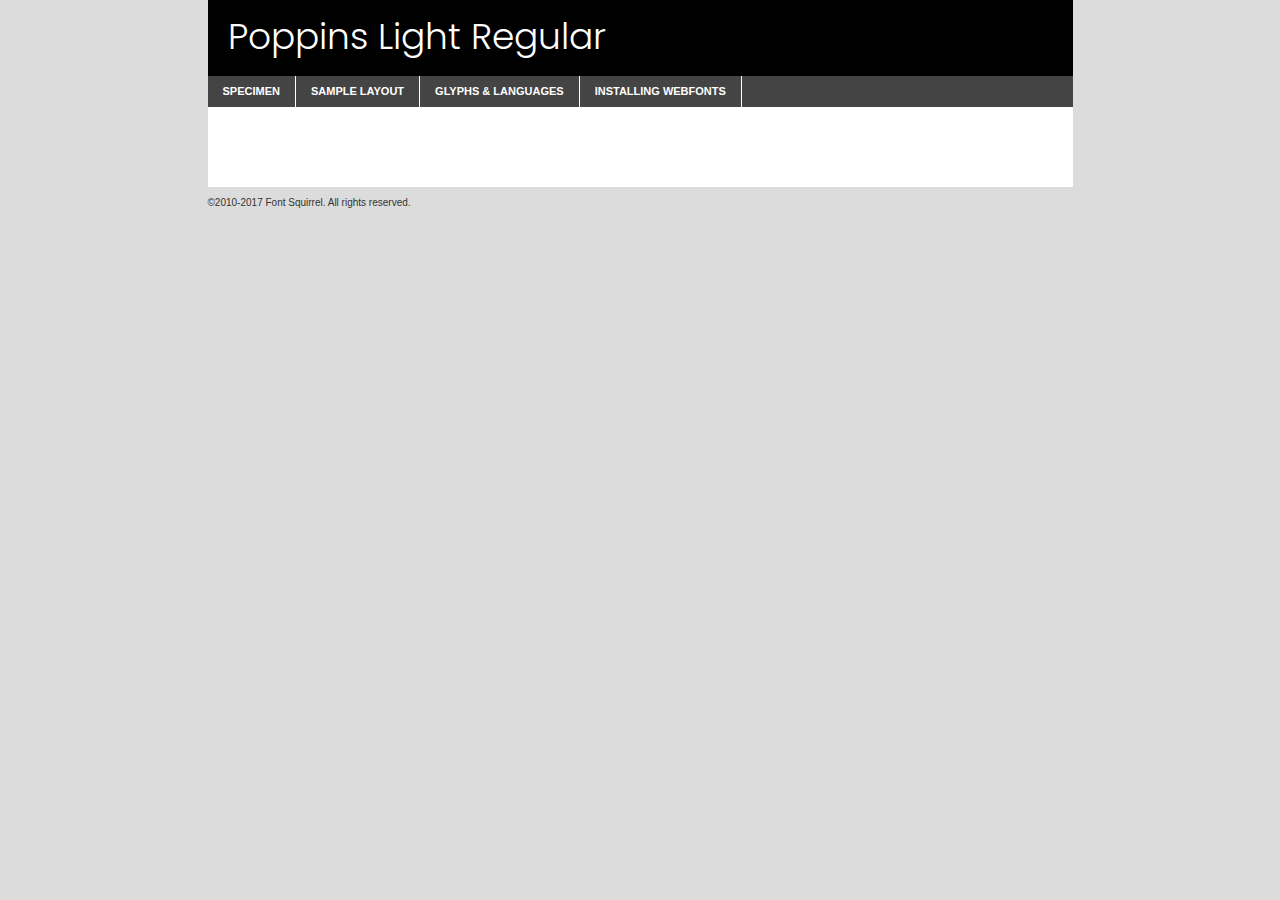
<file: site-ep-responsivo/lageng page/components/fonts/poppins-light-demo.html>
<!DOCTYPE html PUBLIC "-//W3C//DTD XHTML 1.0 Transitional//EN"
	"http://www.w3.org/TR/xhtml1/DTD/xhtml1-transitional.dtd">

<html xmlns="http://www.w3.org/1999/xhtml" xml:lang="en" lang="en">
<head>
	<meta http-equiv="Content-Type" content="text/html; charset=utf-8" />
	<script src="http://ajax.googleapis.com/ajax/libs/jquery/1.7.2/jquery.min.js" type="text/javascript" charset="utf-8"></script>
	<script type="text/javascript">
	(function($){$.fn.easyTabs=function(option){var param=jQuery.extend({fadeSpeed:"fast",defaultContent:1,activeClass:'active'},option);$(this).each(function(){var thisId="#"+this.id;if(param.defaultContent==''){param.defaultContent=1;}
	if(typeof param.defaultContent=="number")
	{var defaultTab=$(thisId+" .tabs li:eq("+(param.defaultContent-1)+") a").attr('href').substr(1);}else{var defaultTab=param.defaultContent;}
	$(thisId+" .tabs li a").each(function(){var tabToHide=$(this).attr('href').substr(1);$("#"+tabToHide).addClass('easytabs-tab-content');});hideAll();changeContent(defaultTab);function hideAll(){$(thisId+" .easytabs-tab-content").hide();}
	function changeContent(tabId){hideAll();$(thisId+" .tabs li").removeClass(param.activeClass);$(thisId+" .tabs li a[href=#"+tabId+"]").closest('li').addClass(param.activeClass);if(param.fadeSpeed!="none")
	{$(thisId+" #"+tabId).fadeIn(param.fadeSpeed);}else{$(thisId+" #"+tabId).show();}}
	$(thisId+" .tabs li").click(function(){var tabId=$(this).find('a').attr('href').substr(1);changeContent(tabId);return false;});});}})(jQuery);
	</script>
	<link rel="stylesheet" href="specimen_files/specimen_stylesheet.css" type="text/css" charset="utf-8" />
	<link rel="stylesheet" href="stylesheet.css" type="text/css" charset="utf-8" />

	<style type="text/css">
					body{
				font-family: 'poppinslight';
							}
		</style>

	<title>Poppins Light Regular Specimen</title>
	
	
	<script type="text/javascript" charset="utf-8">
		$(document).ready(function() {
			$('#container').easyTabs({defaultContent:1});
		});
	</script>
</head>

<body>
<div id="container">
	<div id="header">
		Poppins Light Regular	</div>
	<ul class="tabs">
		<li><a href="#specimen">Specimen</a></li>
		<li><a href="#layout">Sample Layout</a></li>
				<li><a href="#glyphs">Glyphs &amp; Languages</a></li>
		<li><a href="#installing">Installing Webfonts</a></li>
		
	</ul>
	
	<div id="main_content">

		
			<div id="specimen">
		
				<div class="section">
					<div class="grid12 firstcol">
						<div class="huge">AaBb</div>
					</div>
				</div>
		
				<div class="section">
					<div class="glyph_range">A&#x200B;B&#x200b;C&#x200b;D&#x200b;E&#x200b;F&#x200b;G&#x200b;H&#x200b;I&#x200b;J&#x200b;K&#x200b;L&#x200b;M&#x200b;N&#x200b;O&#x200b;P&#x200b;Q&#x200b;R&#x200b;S&#x200b;T&#x200b;U&#x200b;V&#x200b;W&#x200b;X&#x200b;Y&#x200b;Z&#x200b;a&#x200b;b&#x200b;c&#x200b;d&#x200b;e&#x200b;f&#x200b;g&#x200b;h&#x200b;i&#x200b;j&#x200b;k&#x200b;l&#x200b;m&#x200b;n&#x200b;o&#x200b;p&#x200b;q&#x200b;r&#x200b;s&#x200b;t&#x200b;u&#x200b;v&#x200b;w&#x200b;x&#x200b;y&#x200b;z&#x200b;1&#x200b;2&#x200b;3&#x200b;4&#x200b;5&#x200b;6&#x200b;7&#x200b;8&#x200b;9&#x200b;0&#x200b;&amp;&#x200b;.&#x200b;,&#x200b;?&#x200b;!&#x200b;&#64;&#x200b;(&#x200b;)&#x200b;#&#x200b;$&#x200b;%&#x200b;*&#x200b;+&#x200b;-&#x200b;=&#x200b;:&#x200b;;</div>
				</div>
				<div class="section">
					<div class="grid12 firstcol">
						<table class="sample_table">
							<tr><td>10</td><td class="size10">abcdefghijklmnopqrstuvwxyzABCDEFGHIJKLMNOPQRSTUVWXYZ0123456789abcdefghijklmnopqrstuvwxyzABCDEFGHIJKLMNOPQRSTUVWXYZ0123456789abcdefghijklmnopqrstuvwxyzABCDEFGHIJKLMNOPQRSTUVWXYZ</td></tr>
							<tr><td>11</td><td class="size11">abcdefghijklmnopqrstuvwxyzABCDEFGHIJKLMNOPQRSTUVWXYZ0123456789abcdefghijklmnopqrstuvwxyzABCDEFGHIJKLMNOPQRSTUVWXYZ0123456789abcdefghijklmnopqrstuvwxyzABCDEFGHIJKLMNOPQRSTUVWXYZ</td></tr>
							<tr><td>12</td><td class="size12">abcdefghijklmnopqrstuvwxyzABCDEFGHIJKLMNOPQRSTUVWXYZ0123456789abcdefghijklmnopqrstuvwxyzABCDEFGHIJKLMNOPQRSTUVWXYZ0123456789abcdefghijklmnopqrstuvwxyzABCDEFGHIJKLMNOPQRSTUVWXYZ</td></tr>
							<tr><td>13</td><td class="size13">abcdefghijklmnopqrstuvwxyzABCDEFGHIJKLMNOPQRSTUVWXYZ0123456789abcdefghijklmnopqrstuvwxyzABCDEFGHIJKLMNOPQRSTUVWXYZ0123456789abcdefghijklmnopqrstuvwxyzABCDEFGHIJKLMNOPQRSTUVWXYZ</td></tr>
							<tr><td>14</td><td class="size14">abcdefghijklmnopqrstuvwxyzABCDEFGHIJKLMNOPQRSTUVWXYZ0123456789abcdefghijklmnopqrstuvwxyzABCDEFGHIJKLMNOPQRSTUVWXYZ0123456789abcdefghijklmnopqrstuvwxyzABCDEFGHIJKLMNOPQRSTUVWXYZ</td></tr>
							<tr><td>16</td><td class="size16">abcdefghijklmnopqrstuvwxyzABCDEFGHIJKLMNOPQRSTUVWXYZ0123456789abcdefghijklmnopqrstuvwxyzABCDEFGHIJKLMNOPQRSTUVWXYZ</td></tr>
							<tr><td>18</td><td class="size18">abcdefghijklmnopqrstuvwxyzABCDEFGHIJKLMNOPQRSTUVWXYZ0123456789abcdefghijklmnopqrstuvwxyzABCDEFGHIJKLMNOPQRSTUVWXYZ</td></tr>
							<tr><td>20</td><td class="size20">abcdefghijklmnopqrstuvwxyzABCDEFGHIJKLMNOPQRSTUVWXYZ0123456789abcdefghijklmnopqrstuvwxyzABCDEFGHIJKLMNOPQRSTUVWXYZ</td></tr>
							<tr><td>24</td><td class="size24">abcdefghijklmnopqrstuvwxyzABCDEFGHIJKLMNOPQRSTUVWXYZ0123456789abcdefghijklmnopqrstuvwxyzABCDEFGHIJKLMNOPQRSTUVWXYZ</td></tr>
							<tr><td>30</td><td class="size30">abcdefghijklmnopqrstuvwxyzABCDEFGHIJKLMNOPQRSTUVWXYZ0123456789abcdefghijklmnopqrstuvwxyzABCDEFGHIJKLMNOPQRSTUVWXYZ</td></tr>
							<tr><td>36</td><td class="size36">abcdefghijklmnopqrstuvwxyzABCDEFGHIJKLMNOPQRSTUVWXYZ0123456789abcdefghijklmnopqrstuvwxyzABCDEFGHIJKLMNOPQRSTUVWXYZ</td></tr>
							<tr><td>48</td><td class="size48">abcdefghijklmnopqrstuvwxyzABCDEFGHIJKLMNOPQRSTUVWXYZ0123456789abcdefghijklmnopqrstuvwxyzABCDEFGHIJKLMNOPQRSTUVWXYZ</td></tr>
							<tr><td>60</td><td class="size60">abcdefghijklmnopqrstuvwxyzABCDEFGHIJKLMNOPQRSTUVWXYZ0123456789abcdefghijklmnopqrstuvwxyzABCDEFGHIJKLMNOPQRSTUVWXYZ</td></tr>
							<tr><td>72</td><td class="size72">abcdefghijklmnopqrstuvwxyzABCDEFGHIJKLMNOPQRSTUVWXYZ0123456789abcdefghijklmnopqrstuvwxyzABCDEFGHIJKLMNOPQRSTUVWXYZ</td></tr>
							<tr><td>90</td><td class="size90">abcdefghijklmnopqrstuvwxyzABCDEFGHIJKLMNOPQRSTUVWXYZ0123456789abcdefghijklmnopqrstuvwxyzABCDEFGHIJKLMNOPQRSTUVWXYZ</td></tr>
						</table>
				
					</div>
			
				</div>
		
		
		
								<div class="section" id="bodycomparison">


										<div id="xheight">
				<div class="fontbody">&#x25FC;&#x25FC;&#x25FC;&#x25FC;&#x25FC;&#x25FC;&#x25FC;&#x25FC;&#x25FC;&#x25FC;&#x25FC;&#x25FC;&#x25FC;&#x25FC;&#x25FC;&#x25FC;&#x25FC;&#x25FC;&#x25FC;&#x25FC;&#x25FC;&#x25FC;&#x25FC;&#x25FC;&#x25FC;&#x25FC;&#x25FC;&#x25FC;&#x25FC;&#x25FC;&#x25FC;&#x25FC;&#x25FC;&#x25FC;&#x25FC;&#x25FC;&#x25FC;&#x25FC;&#x25FC;&#x25FC;&#x25FC;&#x25FC;&#x25FC;&#x25FC;&#x25FC;&#x25FC;&#x25FC;&#x25FC;&#x25FC;&#x25FC;&#x25FC;&#x25FC;&#x25FC;&#x25FC;&#x25FC;&#x25FC;&#x25FC;&#x25FC;&#x25FC;&#x25FC;&#x25FC;&#x25FC;&#x25FC;&#x25FC;&#x25FC;&#x25FC;&#x25FC;&#x25FC;&#x25FC;&#x25FC;&#x25FC;&#x25FC;&#x25FC;&#x25FC;&#x25FC;&#x25FC;&#x25FC;&#x25FC;&#x25FC;&#x25FC;&#x25FC;&#x25FC;&#x25FC;&#x25FC;&#x25FC;&#x25FC;&#x25FC;&#x25FC;&#x25FC;&#x25FC;&#x25FC;&#x25FC;&#x25FC;&#x25FC;&#x25FC;&#x25FC;&#x25FC;&#x25FC;&#x25FC;body</div><div class="arialbody">body</div><div class="verdanabody">body</div><div class="georgiabody">body</div></div>
										<div class="fontbody" style="z-index:1">
											body<span>Poppins Light Regular</span>
										</div>
										<div class="arialbody" style="z-index:1">
											body<span>Arial</span>
										</div>
										<div class="verdanabody" style="z-index:1">
											body<span>Verdana</span>
										</div>
										<div class="georgiabody" style="z-index:1">
											body<span>Georgia</span>
										</div>



								</div>
		
		
				<div class="section psample psample_row1" id="">
					
					<div class="grid2 firstcol">
						<p class="size10"><span>10.</span>Aenean lacinia bibendum nulla sed consectetur. Fusce dapibus, tellus ac cursus commodo, tortor mauris condimentum nibh, ut fermentum massa justo sit amet risus. Nullam id dolor id nibh ultricies vehicula ut id elit. Cum sociis natoque penatibus et magnis dis parturient montes, nascetur ridiculus mus. Nulla vitae elit libero, a pharetra augue.</p>
			
					</div>
					<div class="grid3">
						<p class="size11"><span>11.</span>Aenean lacinia bibendum nulla sed consectetur. Fusce dapibus, tellus ac cursus commodo, tortor mauris condimentum nibh, ut fermentum massa justo sit amet risus. Nullam id dolor id nibh ultricies vehicula ut id elit. Cum sociis natoque penatibus et magnis dis parturient montes, nascetur ridiculus mus. Nulla vitae elit libero, a pharetra augue.</p>
			
					</div>
					<div class="grid3">
						<p class="size12"><span>12.</span>Aenean lacinia bibendum nulla sed consectetur. Fusce dapibus, tellus ac cursus commodo, tortor mauris condimentum nibh, ut fermentum massa justo sit amet risus. Nullam id dolor id nibh ultricies vehicula ut id elit. Cum sociis natoque penatibus et magnis dis parturient montes, nascetur ridiculus mus. Nulla vitae elit libero, a pharetra augue.</p>
			
					</div>
					<div class="grid4">
						<p class="size13"><span>13.</span>Aenean lacinia bibendum nulla sed consectetur. Fusce dapibus, tellus ac cursus commodo, tortor mauris condimentum nibh, ut fermentum massa justo sit amet risus. Nullam id dolor id nibh ultricies vehicula ut id elit. Cum sociis natoque penatibus et magnis dis parturient montes, nascetur ridiculus mus. Nulla vitae elit libero, a pharetra augue.</p>
			
					</div>
					<div class="white_blend"></div>
					
				</div>
				<div class="section psample psample_row2" id="">
					<div class="grid3 firstcol">
						<p class="size14"><span>14.</span>Aenean lacinia bibendum nulla sed consectetur. Fusce dapibus, tellus ac cursus commodo, tortor mauris condimentum nibh, ut fermentum massa justo sit amet risus. Nullam id dolor id nibh ultricies vehicula ut id elit. Cum sociis natoque penatibus et magnis dis parturient montes, nascetur ridiculus mus. Nulla vitae elit libero, a pharetra augue.</p>
			
					</div>
					<div class="grid4">
						<p class="size16"><span>16.</span>Aenean lacinia bibendum nulla sed consectetur. Fusce dapibus, tellus ac cursus commodo, tortor mauris condimentum nibh, ut fermentum massa justo sit amet risus. Nullam id dolor id nibh ultricies vehicula ut id elit. Cum sociis natoque penatibus et magnis dis parturient montes, nascetur ridiculus mus. Nulla vitae elit libero, a pharetra augue.</p>
			
					</div>
					<div class="grid5">
						<p class="size18"><span>18.</span>Aenean lacinia bibendum nulla sed consectetur. Fusce dapibus, tellus ac cursus commodo, tortor mauris condimentum nibh, ut fermentum massa justo sit amet risus. Nullam id dolor id nibh ultricies vehicula ut id elit. Cum sociis natoque penatibus et magnis dis parturient montes, nascetur ridiculus mus. Nulla vitae elit libero, a pharetra augue.</p>
			
					</div>

					<div class="white_blend"></div>

				</div>
				
				<div class="section psample psample_row3" id="">
					<div class="grid5 firstcol">
						<p class="size20"><span>20.</span>Aenean lacinia bibendum nulla sed consectetur. Fusce dapibus, tellus ac cursus commodo, tortor mauris condimentum nibh, ut fermentum massa justo sit amet risus. Nullam id dolor id nibh ultricies vehicula ut id elit. Cum sociis natoque penatibus et magnis dis parturient montes, nascetur ridiculus mus. Nulla vitae elit libero, a pharetra augue.</p>
					</div>
					<div class="grid7">
						<p class="size24"><span>24.</span>Aenean lacinia bibendum nulla sed consectetur. Fusce dapibus, tellus ac cursus commodo, tortor mauris condimentum nibh, ut fermentum massa justo sit amet risus. Nullam id dolor id nibh ultricies vehicula ut id elit. Cum sociis natoque penatibus et magnis dis parturient montes, nascetur ridiculus mus. Nulla vitae elit libero, a pharetra augue.</p>
					</div>
					
					<div class="white_blend"></div>
					
				</div>
				
				<div class="section psample psample_row4" id="">
					<div class="grid12 firstcol">
						<p class="size30"><span>30.</span>Aenean lacinia bibendum nulla sed consectetur. Fusce dapibus, tellus ac cursus commodo, tortor mauris condimentum nibh, ut fermentum massa justo sit amet risus. Nullam id dolor id nibh ultricies vehicula ut id elit. Cum sociis natoque penatibus et magnis dis parturient montes, nascetur ridiculus mus. Nulla vitae elit libero, a pharetra augue.</p>
					</div>
					<div class="white_blend"></div>
					
				</div>
				
				
				
				<div class="section psample psample_row1 fullreverse">
					<div class="grid2 firstcol">
						<p class="size10"><span>10.</span>Aenean lacinia bibendum nulla sed consectetur. Fusce dapibus, tellus ac cursus commodo, tortor mauris condimentum nibh, ut fermentum massa justo sit amet risus. Nullam id dolor id nibh ultricies vehicula ut id elit. Cum sociis natoque penatibus et magnis dis parturient montes, nascetur ridiculus mus. Nulla vitae elit libero, a pharetra augue.</p>
			
					</div>
					<div class="grid3">
						<p class="size11"><span>11.</span>Aenean lacinia bibendum nulla sed consectetur. Fusce dapibus, tellus ac cursus commodo, tortor mauris condimentum nibh, ut fermentum massa justo sit amet risus. Nullam id dolor id nibh ultricies vehicula ut id elit. Cum sociis natoque penatibus et magnis dis parturient montes, nascetur ridiculus mus. Nulla vitae elit libero, a pharetra augue.</p>
			
					</div>
					<div class="grid3">
						<p class="size12"><span>12.</span>Aenean lacinia bibendum nulla sed consectetur. Fusce dapibus, tellus ac cursus commodo, tortor mauris condimentum nibh, ut fermentum massa justo sit amet risus. Nullam id dolor id nibh ultricies vehicula ut id elit. Cum sociis natoque penatibus et magnis dis parturient montes, nascetur ridiculus mus. Nulla vitae elit libero, a pharetra augue.</p>
			
					</div>
					<div class="grid4">
						<p class="size13"><span>13.</span>Aenean lacinia bibendum nulla sed consectetur. Fusce dapibus, tellus ac cursus commodo, tortor mauris condimentum nibh, ut fermentum massa justo sit amet risus. Nullam id dolor id nibh ultricies vehicula ut id elit. Cum sociis natoque penatibus et magnis dis parturient montes, nascetur ridiculus mus. Nulla vitae elit libero, a pharetra augue.</p>
			
					</div>
					<div class="black_blend"></div>
					
				</div>
				
				<div class="section psample psample_row2 fullreverse">
					<div class="grid3 firstcol">
						<p class="size14"><span>14.</span>Aenean lacinia bibendum nulla sed consectetur. Fusce dapibus, tellus ac cursus commodo, tortor mauris condimentum nibh, ut fermentum massa justo sit amet risus. Nullam id dolor id nibh ultricies vehicula ut id elit. Cum sociis natoque penatibus et magnis dis parturient montes, nascetur ridiculus mus. Nulla vitae elit libero, a pharetra augue.</p>
			
					</div>
					<div class="grid4">
						<p class="size16"><span>16.</span>Aenean lacinia bibendum nulla sed consectetur. Fusce dapibus, tellus ac cursus commodo, tortor mauris condimentum nibh, ut fermentum massa justo sit amet risus. Nullam id dolor id nibh ultricies vehicula ut id elit. Cum sociis natoque penatibus et magnis dis parturient montes, nascetur ridiculus mus. Nulla vitae elit libero, a pharetra augue.</p>
			
					</div>
					<div class="grid5">
						<p class="size18"><span>18.</span>Aenean lacinia bibendum nulla sed consectetur. Fusce dapibus, tellus ac cursus commodo, tortor mauris condimentum nibh, ut fermentum massa justo sit amet risus. Nullam id dolor id nibh ultricies vehicula ut id elit. Cum sociis natoque penatibus et magnis dis parturient montes, nascetur ridiculus mus. Nulla vitae elit libero, a pharetra augue.</p>
			
					</div>
					<div class="black_blend"></div>

				</div>
				
				<div class="section psample fullreverse psample_row3" id="">
					<div class="grid5 firstcol">
						<p class="size20"><span>20.</span>Aenean lacinia bibendum nulla sed consectetur. Fusce dapibus, tellus ac cursus commodo, tortor mauris condimentum nibh, ut fermentum massa justo sit amet risus. Nullam id dolor id nibh ultricies vehicula ut id elit. Cum sociis natoque penatibus et magnis dis parturient montes, nascetur ridiculus mus. Nulla vitae elit libero, a pharetra augue.</p>
					</div>
					<div class="grid7">
						<p class="size24"><span>24.</span>Aenean lacinia bibendum nulla sed consectetur. Fusce dapibus, tellus ac cursus commodo, tortor mauris condimentum nibh, ut fermentum massa justo sit amet risus. Nullam id dolor id nibh ultricies vehicula ut id elit. Cum sociis natoque penatibus et magnis dis parturient montes, nascetur ridiculus mus. Nulla vitae elit libero, a pharetra augue.</p>
					</div>
					
					<div class="black_blend"></div>
					
				</div>
				
				<div class="section psample fullreverse psample_row4" id="" style="border-bottom: 20px #000 solid;">
					<div class="grid12 firstcol">
						<p class="size30"><span>30.</span>Aenean lacinia bibendum nulla sed consectetur. Fusce dapibus, tellus ac cursus commodo, tortor mauris condimentum nibh, ut fermentum massa justo sit amet risus. Nullam id dolor id nibh ultricies vehicula ut id elit. Cum sociis natoque penatibus et magnis dis parturient montes, nascetur ridiculus mus. Nulla vitae elit libero, a pharetra augue.</p>
					</div>
					<div class="black_blend"></div>
					
				</div>
				
				
				
				
			</div>
			
			<div id="layout">
				
				<div class="section">
					
					<div class="grid12 firstcol">
						<h1>Lorem Ipsum Dolor</h1>
						<h2>Etiam porta sem malesuada magna mollis euismod</h2>
						
						<p class="byline">By <a href="#link">Aenean Lacinia</a></p>
					</div>
				</div>
				<div class="section">
					<div class="grid8 firstcol">
						<p class="large">Donec sed odio dui. Morbi leo risus, porta ac consectetur ac, vestibulum at eros. Fusce dapibus, tellus ac cursus commodo, tortor mauris condimentum nibh, ut fermentum massa justo sit amet risus. </p>

						
						<h3>Pellentesque ornare sem</h3>

						<p>Maecenas sed diam eget risus varius blandit sit amet non magna. Maecenas faucibus mollis interdum. Donec ullamcorper nulla non metus auctor fringilla. Nullam id dolor id nibh ultricies vehicula ut id elit. Nullam id dolor id nibh ultricies vehicula ut id elit. </p>

						<p>Aenean eu leo quam. Pellentesque ornare sem lacinia quam venenatis vestibulum. Lorem ipsum dolor sit amet, consectetur adipiscing elit. Cum sociis natoque penatibus et magnis dis parturient montes, nascetur ridiculus mus. </p>

						<p>Nulla vitae elit libero, a pharetra augue. Praesent commodo cursus magna, vel scelerisque nisl consectetur et. Aenean lacinia bibendum nulla sed consectetur. </p>

						<p>Nullam quis risus eget urna mollis ornare vel eu leo. Nullam quis risus eget urna mollis ornare vel eu leo. Maecenas sed diam eget risus varius blandit sit amet non magna. Donec ullamcorper nulla non metus auctor fringilla. </p>

						<h3>Cras mattis consectetur</h3>

						<p>Aenean eu leo quam. Pellentesque ornare sem lacinia quam venenatis vestibulum. Aenean lacinia bibendum nulla sed consectetur. Integer posuere erat a ante venenatis dapibus posuere velit aliquet. Cras mattis consectetur purus sit amet fermentum. </p>

						<p>Nullam id dolor id nibh ultricies vehicula ut id elit. Nullam quis risus eget urna mollis ornare vel eu leo. Cras mattis consectetur purus sit amet fermentum.</p>
					</div>
					
					<div class="grid4 sidebar">
						
						<div class="box reverse">
							<p class="last">Nullam quis risus eget urna mollis ornare vel eu leo. Donec ullamcorper nulla non metus auctor fringilla. Cras mattis consectetur purus sit amet fermentum. Sed posuere consectetur est at lobortis. Lorem ipsum dolor sit amet, consectetur adipiscing elit. </p>
						</div>
						
						<p class="caption">Maecenas sed diam eget risus varius.</p>

						<p>Vestibulum id ligula porta felis euismod semper. Integer posuere erat a ante venenatis dapibus posuere velit aliquet. Vestibulum id ligula porta felis euismod semper. Sed posuere consectetur est at lobortis. Maecenas sed diam eget risus varius blandit sit amet non magna. Fusce dapibus, tellus ac cursus commodo, tortor mauris condimentum nibh, ut fermentum massa justo sit amet risus. </p>

					

						<p>Duis mollis, est non commodo luctus, nisi erat porttitor ligula, eget lacinia odio sem nec elit. Aenean lacinia bibendum nulla sed consectetur. Vivamus sagittis lacus vel augue laoreet rutrum faucibus dolor auctor. Aenean lacinia bibendum nulla sed consectetur. Nullam quis risus eget urna mollis ornare vel eu leo. </p>

						<p>Praesent commodo cursus magna, vel scelerisque nisl consectetur et. Donec ullamcorper nulla non metus auctor fringilla. Maecenas faucibus mollis interdum. Fusce dapibus, tellus ac cursus commodo, tortor mauris condimentum nibh, ut fermentum massa justo sit amet risus. </p>

					</div>
				</div>
				
			</div>


			



		<div id="glyphs">
			<div class="section">
				<div class="grid12 firstcol">
			
				<h1>Language Support</h1>
				<p>The subset of Poppins Light Regular in this kit supports the following languages:<br />
			
					English, Arrernte, Bislama, Cebuano, Fijian, Gilbertese, Hmong, Ibanag, Iloko_ilokano, Interglossa_glosa, Interlingua, Lojban, Manx, Norfolk_pitcairnese, Oromo, Rotokas, Samoan, Sardinian, Seychelles_creole, Shona, Somali, Southern_ndebele, Swahili, Swati_swazi, Tok_pisin, Warlpiri, Xhosa, Zulu, Latinbasic, Demo				</p>
				<h1>Glyph Chart</h1>
				<p>The subset of Poppins Light Regular in this kit includes all the glyphs listed below. Unicode entities are included above each glyph to help you insert individual characters into your layout.</p>
				<div id="glyph_chart">
			
																														 <div><p>&amp;#13;</p>&#13;</div>
																				 <div><p>&amp;#32;</p>&#32;</div>
																				 <div><p>&amp;#33;</p>&#33;</div>
																				 <div><p>&amp;#34;</p>&#34;</div>
																				 <div><p>&amp;#35;</p>&#35;</div>
																				 <div><p>&amp;#36;</p>&#36;</div>
																				 <div><p>&amp;#37;</p>&#37;</div>
																				 <div><p>&amp;#38;</p>&#38;</div>
																				 <div><p>&amp;#39;</p>&#39;</div>
																				 <div><p>&amp;#40;</p>&#40;</div>
																				 <div><p>&amp;#41;</p>&#41;</div>
																				 <div><p>&amp;#42;</p>&#42;</div>
																				 <div><p>&amp;#43;</p>&#43;</div>
																				 <div><p>&amp;#44;</p>&#44;</div>
																				 <div><p>&amp;#46;</p>&#46;</div>
																				 <div><p>&amp;#47;</p>&#47;</div>
																				 <div><p>&amp;#48;</p>&#48;</div>
																				 <div><p>&amp;#49;</p>&#49;</div>
																				 <div><p>&amp;#50;</p>&#50;</div>
																				 <div><p>&amp;#51;</p>&#51;</div>
																				 <div><p>&amp;#52;</p>&#52;</div>
																				 <div><p>&amp;#53;</p>&#53;</div>
																				 <div><p>&amp;#54;</p>&#54;</div>
																				 <div><p>&amp;#55;</p>&#55;</div>
																				 <div><p>&amp;#56;</p>&#56;</div>
																				 <div><p>&amp;#57;</p>&#57;</div>
																				 <div><p>&amp;#60;</p>&#60;</div>
																				 <div><p>&amp;#61;</p>&#61;</div>
																				 <div><p>&amp;#62;</p>&#62;</div>
																				 <div><p>&amp;#63;</p>&#63;</div>
																				 <div><p>&amp;#64;</p>&#64;</div>
																				 <div><p>&amp;#65;</p>&#65;</div>
																				 <div><p>&amp;#66;</p>&#66;</div>
																				 <div><p>&amp;#67;</p>&#67;</div>
																				 <div><p>&amp;#68;</p>&#68;</div>
																				 <div><p>&amp;#69;</p>&#69;</div>
																				 <div><p>&amp;#70;</p>&#70;</div>
																				 <div><p>&amp;#71;</p>&#71;</div>
																				 <div><p>&amp;#72;</p>&#72;</div>
																				 <div><p>&amp;#73;</p>&#73;</div>
																				 <div><p>&amp;#74;</p>&#74;</div>
																				 <div><p>&amp;#75;</p>&#75;</div>
																				 <div><p>&amp;#76;</p>&#76;</div>
																				 <div><p>&amp;#77;</p>&#77;</div>
																				 <div><p>&amp;#78;</p>&#78;</div>
																				 <div><p>&amp;#79;</p>&#79;</div>
																				 <div><p>&amp;#80;</p>&#80;</div>
																				 <div><p>&amp;#81;</p>&#81;</div>
																				 <div><p>&amp;#82;</p>&#82;</div>
																				 <div><p>&amp;#83;</p>&#83;</div>
																				 <div><p>&amp;#84;</p>&#84;</div>
																				 <div><p>&amp;#85;</p>&#85;</div>
																				 <div><p>&amp;#86;</p>&#86;</div>
																				 <div><p>&amp;#87;</p>&#87;</div>
																				 <div><p>&amp;#88;</p>&#88;</div>
																				 <div><p>&amp;#89;</p>&#89;</div>
																				 <div><p>&amp;#90;</p>&#90;</div>
																				 <div><p>&amp;#91;</p>&#91;</div>
																				 <div><p>&amp;#92;</p>&#92;</div>
																				 <div><p>&amp;#93;</p>&#93;</div>
																				 <div><p>&amp;#94;</p>&#94;</div>
																				 <div><p>&amp;#95;</p>&#95;</div>
																				 <div><p>&amp;#96;</p>&#96;</div>
																				 <div><p>&amp;#97;</p>&#97;</div>
																				 <div><p>&amp;#98;</p>&#98;</div>
																				 <div><p>&amp;#99;</p>&#99;</div>
																				 <div><p>&amp;#100;</p>&#100;</div>
																				 <div><p>&amp;#101;</p>&#101;</div>
																				 <div><p>&amp;#102;</p>&#102;</div>
																				 <div><p>&amp;#103;</p>&#103;</div>
																				 <div><p>&amp;#104;</p>&#104;</div>
																				 <div><p>&amp;#105;</p>&#105;</div>
																				 <div><p>&amp;#106;</p>&#106;</div>
																				 <div><p>&amp;#107;</p>&#107;</div>
																				 <div><p>&amp;#108;</p>&#108;</div>
																				 <div><p>&amp;#109;</p>&#109;</div>
																				 <div><p>&amp;#110;</p>&#110;</div>
																				 <div><p>&amp;#111;</p>&#111;</div>
																				 <div><p>&amp;#112;</p>&#112;</div>
																				 <div><p>&amp;#113;</p>&#113;</div>
																				 <div><p>&amp;#114;</p>&#114;</div>
																				 <div><p>&amp;#115;</p>&#115;</div>
																				 <div><p>&amp;#116;</p>&#116;</div>
																				 <div><p>&amp;#117;</p>&#117;</div>
																				 <div><p>&amp;#118;</p>&#118;</div>
																				 <div><p>&amp;#119;</p>&#119;</div>
																				 <div><p>&amp;#120;</p>&#120;</div>
																				 <div><p>&amp;#121;</p>&#121;</div>
																				 <div><p>&amp;#122;</p>&#122;</div>
																				 <div><p>&amp;#123;</p>&#123;</div>
																				 <div><p>&amp;#124;</p>&#124;</div>
																				 <div><p>&amp;#125;</p>&#125;</div>
																				 <div><p>&amp;#126;</p>&#126;</div>
																				 <div><p>&amp;#160;</p>&#160;</div>
																				 <div><p>&amp;#161;</p>&#161;</div>
																				 <div><p>&amp;#162;</p>&#162;</div>
																				 <div><p>&amp;#163;</p>&#163;</div>
																				 <div><p>&amp;#164;</p>&#164;</div>
																				 <div><p>&amp;#165;</p>&#165;</div>
																				 <div><p>&amp;#166;</p>&#166;</div>
																				 <div><p>&amp;#167;</p>&#167;</div>
																				 <div><p>&amp;#168;</p>&#168;</div>
																				 <div><p>&amp;#169;</p>&#169;</div>
																				 <div><p>&amp;#170;</p>&#170;</div>
																				 <div><p>&amp;#171;</p>&#171;</div>
																				 <div><p>&amp;#172;</p>&#172;</div>
																				 <div><p>&amp;#174;</p>&#174;</div>
																				 <div><p>&amp;#175;</p>&#175;</div>
																				 <div><p>&amp;#176;</p>&#176;</div>
																				 <div><p>&amp;#177;</p>&#177;</div>
																				 <div><p>&amp;#178;</p>&#178;</div>
																				 <div><p>&amp;#179;</p>&#179;</div>
																				 <div><p>&amp;#180;</p>&#180;</div>
																				 <div><p>&amp;#181;</p>&#181;</div>
																				 <div><p>&amp;#182;</p>&#182;</div>
																				 <div><p>&amp;#184;</p>&#184;</div>
																				 <div><p>&amp;#185;</p>&#185;</div>
																				 <div><p>&amp;#186;</p>&#186;</div>
																				 <div><p>&amp;#187;</p>&#187;</div>
																				 <div><p>&amp;#188;</p>&#188;</div>
																				 <div><p>&amp;#189;</p>&#189;</div>
																				 <div><p>&amp;#190;</p>&#190;</div>
																				 <div><p>&amp;#191;</p>&#191;</div>
																				 <div><p>&amp;#198;</p>&#198;</div>
																				 <div><p>&amp;#199;</p>&#199;</div>
																				 <div><p>&amp;#208;</p>&#208;</div>
																				 <div><p>&amp;#215;</p>&#215;</div>
																				 <div><p>&amp;#216;</p>&#216;</div>
																				 <div><p>&amp;#222;</p>&#222;</div>
																				 <div><p>&amp;#223;</p>&#223;</div>
																				 <div><p>&amp;#230;</p>&#230;</div>
																				 <div><p>&amp;#231;</p>&#231;</div>
																				 <div><p>&amp;#240;</p>&#240;</div>
																				 <div><p>&amp;#247;</p>&#247;</div>
																				 <div><p>&amp;#248;</p>&#248;</div>
																				 <div><p>&amp;#254;</p>&#254;</div>
																				 <div><p>&amp;#305;</p>&#305;</div>
																				 <div><p>&amp;#338;</p>&#338;</div>
																				 <div><p>&amp;#339;</p>&#339;</div>
																				 <div><p>&amp;#710;</p>&#710;</div>
																				 <div><p>&amp;#730;</p>&#730;</div>
																				 <div><p>&amp;#732;</p>&#732;</div>
																				 <div><p>&amp;#8192;</p>&#8192;</div>
																				 <div><p>&amp;#8193;</p>&#8193;</div>
																				 <div><p>&amp;#8194;</p>&#8194;</div>
																				 <div><p>&amp;#8195;</p>&#8195;</div>
																				 <div><p>&amp;#8196;</p>&#8196;</div>
																				 <div><p>&amp;#8197;</p>&#8197;</div>
																				 <div><p>&amp;#8198;</p>&#8198;</div>
																				 <div><p>&amp;#8199;</p>&#8199;</div>
																				 <div><p>&amp;#8200;</p>&#8200;</div>
																				 <div><p>&amp;#8201;</p>&#8201;</div>
																				 <div><p>&amp;#8202;</p>&#8202;</div>
																				 <div><p>&amp;#8211;</p>&#8211;</div>
																				 <div><p>&amp;#8212;</p>&#8212;</div>
																				 <div><p>&amp;#8216;</p>&#8216;</div>
																				 <div><p>&amp;#8217;</p>&#8217;</div>
																				 <div><p>&amp;#8218;</p>&#8218;</div>
																				 <div><p>&amp;#8220;</p>&#8220;</div>
																				 <div><p>&amp;#8221;</p>&#8221;</div>
																				 <div><p>&amp;#8222;</p>&#8222;</div>
																				 <div><p>&amp;#8226;</p>&#8226;</div>
																				 <div><p>&amp;#8239;</p>&#8239;</div>
																				 <div><p>&amp;#8249;</p>&#8249;</div>
																				 <div><p>&amp;#8250;</p>&#8250;</div>
																				 <div><p>&amp;#8287;</p>&#8287;</div>
																				 <div><p>&amp;#8364;</p>&#8364;</div>
																				 <div><p>&amp;#8482;</p>&#8482;</div>
																				 <div><p>&amp;#8722;</p>&#8722;</div>
																				 <div><p>&amp;#9724;</p>&#9724;</div>
																				 <div><p>&amp;#64257;</p>&#64257;</div>
																																																</div>	
				</div>
		
		
			</div>
		</div>
		
		
		<div id="specs">
			
		</div>
	
		<div id="installing">
			<div class="section">
				<div class="grid7 firstcol">
					<h1>Installing Webfonts</h1>
					
					<p>Webfonts are supported by all major browser platforms but not all in the same way. There are currently four different font formats that must be included in order to target all browsers. This includes TTF, WOFF, EOT and SVG.</p>
					
					<h2>1. Upload your webfonts</h2>
					<p>You must upload your webfont kit to your website. They should be in or near the same directory as your CSS files.</p>
					
					<h2>2. Include the webfont stylesheet</h2>
					<p>A special CSS @font-face declaration helps the various browsers select the appropriate font it needs without causing you a bunch of headaches. Learn more about this syntax by reading the <a href="https://www.fontspring.com/blog/further-hardening-of-the-bulletproof-syntax">Fontspring blog post</a> about it. The code for it is as follows:</p>


<code>
@font-face{ 
	font-family: 'MyWebFont';
	src: url('WebFont.eot');
	src: url('WebFont.eot?#iefix') format('embedded-opentype'),
	     url('WebFont.woff') format('woff'),
	     url('WebFont.ttf') format('truetype'),
	     url('WebFont.svg#webfont') format('svg');
}
</code>

	<p>We've already gone ahead and generated the code for you. All you have to do is link to the stylesheet in your HTML, like this:</p>
	<code>&lt;link rel=&quot;stylesheet&quot; href=&quot;stylesheet.css&quot; type=&quot;text/css&quot; charset=&quot;utf-8&quot; /&gt;</code>

					<h2>3. Modify your own stylesheet</h2>
					<p>To take advantage of your new fonts, you must tell your stylesheet to use them. Look at the original @font-face declaration above and find the property called "font-family." The name linked there will be what you use to reference the font. Prepend that webfont name to the font stack in the "font-family" property, inside the selector you want to change. For example:</p>
<code>p { font-family: 'WebFont', Arial, sans-serif; }</code>

<h2>4. Test</h2>
<p>Getting webfonts to work cross-browser <em>can</em> be tricky. Use the information in the sidebar to help you if you find that fonts aren't loading in a particular browser.</p>
				</div>
				
				<div class="grid5 sidebar">
					<div class="box">
						<h2>Troubleshooting<br />Font-Face Problems</h2>
						<p>Having trouble getting your webfonts to load in your new website? Here are some tips to sort out what might be the problem.</p>

						<h3>Fonts not showing in any browser</h3>

						<p>This sounds like you need to work on the plumbing. You either did not upload the fonts to the correct directory, or you did not link the fonts properly in the CSS. If you've confirmed that all this is correct and you still have a problem, take a look at your .htaccess file and see if requests are getting intercepted.</p>

						<h3>Fonts not loading in iPhone or iPad</h3>

						<p>The most common problem here is that you are serving the fonts from an IIS server. IIS refuses to serve files that have unknown MIME types. If that is the case, you must set the MIME type for SVG to "image/svg+xml" in the server settings. Follow these instructions from Microsoft if you need help.</p>

						<h3>Fonts not loading in Firefox</h3>

						<p>The primary reason for this failure? You are still using a version Firefox older than 3.5. So upgrade already! If that isn't it, then you are very likely serving fonts from a different domain. Firefox requires that all font assets be served from the same domain. Lastly it is possible that you need to add WOFF to your list of MIME types (if you are serving via IIS.)</p>

						<h3>Fonts not loading in IE</h3>

						<p>Are you looking at Internet Explorer on an actual Windows machine or are you cheating by using a service like Adobe BrowserLab? Many of these screenshot services do not render @font-face for IE. Best to test it on a real machine.</p>

						<h3>Fonts not loading in IE9</h3>

						<p>IE9, like Firefox, requires that fonts be served from the same domain as the website. Make sure that is the case.</p>
					</div>
				</div>
			</div>
			
		</div>
	
	</div>
	<div id="footer">
		<p>&copy;2010-2017 Font Squirrel. All rights reserved.</p>
	</div>
</div>
</body>
</html>
</file>
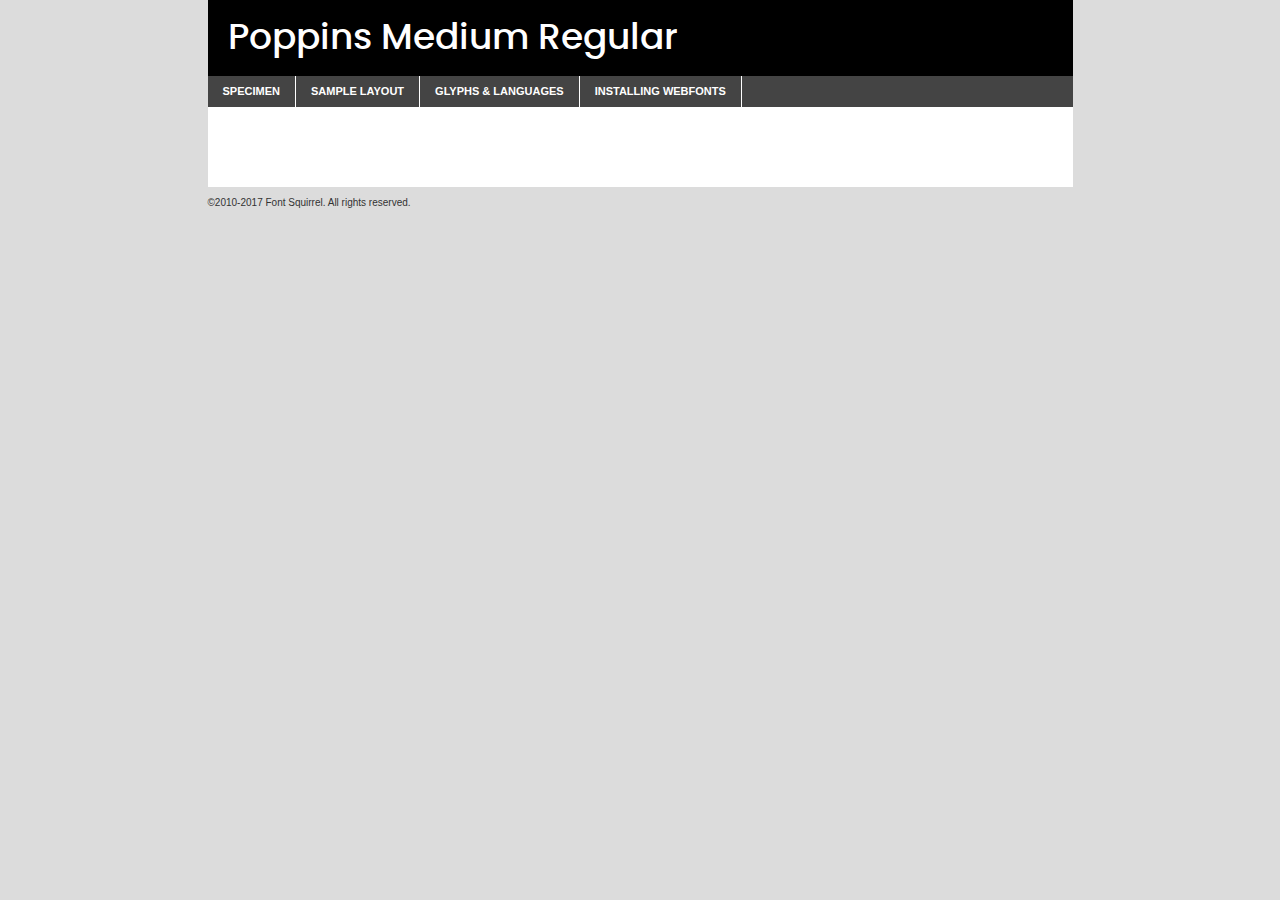
<file: site-ep-responsivo/lageng page/components/fonts/poppins-medium-demo.html>
<!DOCTYPE html PUBLIC "-//W3C//DTD XHTML 1.0 Transitional//EN"
	"http://www.w3.org/TR/xhtml1/DTD/xhtml1-transitional.dtd">

<html xmlns="http://www.w3.org/1999/xhtml" xml:lang="en" lang="en">
<head>
	<meta http-equiv="Content-Type" content="text/html; charset=utf-8" />
	<script src="http://ajax.googleapis.com/ajax/libs/jquery/1.7.2/jquery.min.js" type="text/javascript" charset="utf-8"></script>
	<script type="text/javascript">
	(function($){$.fn.easyTabs=function(option){var param=jQuery.extend({fadeSpeed:"fast",defaultContent:1,activeClass:'active'},option);$(this).each(function(){var thisId="#"+this.id;if(param.defaultContent==''){param.defaultContent=1;}
	if(typeof param.defaultContent=="number")
	{var defaultTab=$(thisId+" .tabs li:eq("+(param.defaultContent-1)+") a").attr('href').substr(1);}else{var defaultTab=param.defaultContent;}
	$(thisId+" .tabs li a").each(function(){var tabToHide=$(this).attr('href').substr(1);$("#"+tabToHide).addClass('easytabs-tab-content');});hideAll();changeContent(defaultTab);function hideAll(){$(thisId+" .easytabs-tab-content").hide();}
	function changeContent(tabId){hideAll();$(thisId+" .tabs li").removeClass(param.activeClass);$(thisId+" .tabs li a[href=#"+tabId+"]").closest('li').addClass(param.activeClass);if(param.fadeSpeed!="none")
	{$(thisId+" #"+tabId).fadeIn(param.fadeSpeed);}else{$(thisId+" #"+tabId).show();}}
	$(thisId+" .tabs li").click(function(){var tabId=$(this).find('a').attr('href').substr(1);changeContent(tabId);return false;});});}})(jQuery);
	</script>
	<link rel="stylesheet" href="specimen_files/specimen_stylesheet.css" type="text/css" charset="utf-8" />
	<link rel="stylesheet" href="stylesheet.css" type="text/css" charset="utf-8" />

	<style type="text/css">
					body{
				font-family: 'poppinsmedium';
							}
		</style>

	<title>Poppins Medium Regular Specimen</title>
	
	
	<script type="text/javascript" charset="utf-8">
		$(document).ready(function() {
			$('#container').easyTabs({defaultContent:1});
		});
	</script>
</head>

<body>
<div id="container">
	<div id="header">
		Poppins Medium Regular	</div>
	<ul class="tabs">
		<li><a href="#specimen">Specimen</a></li>
		<li><a href="#layout">Sample Layout</a></li>
				<li><a href="#glyphs">Glyphs &amp; Languages</a></li>
		<li><a href="#installing">Installing Webfonts</a></li>
		
	</ul>
	
	<div id="main_content">

		
			<div id="specimen">
		
				<div class="section">
					<div class="grid12 firstcol">
						<div class="huge">AaBb</div>
					</div>
				</div>
		
				<div class="section">
					<div class="glyph_range">A&#x200B;B&#x200b;C&#x200b;D&#x200b;E&#x200b;F&#x200b;G&#x200b;H&#x200b;I&#x200b;J&#x200b;K&#x200b;L&#x200b;M&#x200b;N&#x200b;O&#x200b;P&#x200b;Q&#x200b;R&#x200b;S&#x200b;T&#x200b;U&#x200b;V&#x200b;W&#x200b;X&#x200b;Y&#x200b;Z&#x200b;a&#x200b;b&#x200b;c&#x200b;d&#x200b;e&#x200b;f&#x200b;g&#x200b;h&#x200b;i&#x200b;j&#x200b;k&#x200b;l&#x200b;m&#x200b;n&#x200b;o&#x200b;p&#x200b;q&#x200b;r&#x200b;s&#x200b;t&#x200b;u&#x200b;v&#x200b;w&#x200b;x&#x200b;y&#x200b;z&#x200b;1&#x200b;2&#x200b;3&#x200b;4&#x200b;5&#x200b;6&#x200b;7&#x200b;8&#x200b;9&#x200b;0&#x200b;&amp;&#x200b;.&#x200b;,&#x200b;?&#x200b;!&#x200b;&#64;&#x200b;(&#x200b;)&#x200b;#&#x200b;$&#x200b;%&#x200b;*&#x200b;+&#x200b;-&#x200b;=&#x200b;:&#x200b;;</div>
				</div>
				<div class="section">
					<div class="grid12 firstcol">
						<table class="sample_table">
							<tr><td>10</td><td class="size10">abcdefghijklmnopqrstuvwxyzABCDEFGHIJKLMNOPQRSTUVWXYZ0123456789abcdefghijklmnopqrstuvwxyzABCDEFGHIJKLMNOPQRSTUVWXYZ0123456789abcdefghijklmnopqrstuvwxyzABCDEFGHIJKLMNOPQRSTUVWXYZ</td></tr>
							<tr><td>11</td><td class="size11">abcdefghijklmnopqrstuvwxyzABCDEFGHIJKLMNOPQRSTUVWXYZ0123456789abcdefghijklmnopqrstuvwxyzABCDEFGHIJKLMNOPQRSTUVWXYZ0123456789abcdefghijklmnopqrstuvwxyzABCDEFGHIJKLMNOPQRSTUVWXYZ</td></tr>
							<tr><td>12</td><td class="size12">abcdefghijklmnopqrstuvwxyzABCDEFGHIJKLMNOPQRSTUVWXYZ0123456789abcdefghijklmnopqrstuvwxyzABCDEFGHIJKLMNOPQRSTUVWXYZ0123456789abcdefghijklmnopqrstuvwxyzABCDEFGHIJKLMNOPQRSTUVWXYZ</td></tr>
							<tr><td>13</td><td class="size13">abcdefghijklmnopqrstuvwxyzABCDEFGHIJKLMNOPQRSTUVWXYZ0123456789abcdefghijklmnopqrstuvwxyzABCDEFGHIJKLMNOPQRSTUVWXYZ0123456789abcdefghijklmnopqrstuvwxyzABCDEFGHIJKLMNOPQRSTUVWXYZ</td></tr>
							<tr><td>14</td><td class="size14">abcdefghijklmnopqrstuvwxyzABCDEFGHIJKLMNOPQRSTUVWXYZ0123456789abcdefghijklmnopqrstuvwxyzABCDEFGHIJKLMNOPQRSTUVWXYZ0123456789abcdefghijklmnopqrstuvwxyzABCDEFGHIJKLMNOPQRSTUVWXYZ</td></tr>
							<tr><td>16</td><td class="size16">abcdefghijklmnopqrstuvwxyzABCDEFGHIJKLMNOPQRSTUVWXYZ0123456789abcdefghijklmnopqrstuvwxyzABCDEFGHIJKLMNOPQRSTUVWXYZ</td></tr>
							<tr><td>18</td><td class="size18">abcdefghijklmnopqrstuvwxyzABCDEFGHIJKLMNOPQRSTUVWXYZ0123456789abcdefghijklmnopqrstuvwxyzABCDEFGHIJKLMNOPQRSTUVWXYZ</td></tr>
							<tr><td>20</td><td class="size20">abcdefghijklmnopqrstuvwxyzABCDEFGHIJKLMNOPQRSTUVWXYZ0123456789abcdefghijklmnopqrstuvwxyzABCDEFGHIJKLMNOPQRSTUVWXYZ</td></tr>
							<tr><td>24</td><td class="size24">abcdefghijklmnopqrstuvwxyzABCDEFGHIJKLMNOPQRSTUVWXYZ0123456789abcdefghijklmnopqrstuvwxyzABCDEFGHIJKLMNOPQRSTUVWXYZ</td></tr>
							<tr><td>30</td><td class="size30">abcdefghijklmnopqrstuvwxyzABCDEFGHIJKLMNOPQRSTUVWXYZ0123456789abcdefghijklmnopqrstuvwxyzABCDEFGHIJKLMNOPQRSTUVWXYZ</td></tr>
							<tr><td>36</td><td class="size36">abcdefghijklmnopqrstuvwxyzABCDEFGHIJKLMNOPQRSTUVWXYZ0123456789abcdefghijklmnopqrstuvwxyzABCDEFGHIJKLMNOPQRSTUVWXYZ</td></tr>
							<tr><td>48</td><td class="size48">abcdefghijklmnopqrstuvwxyzABCDEFGHIJKLMNOPQRSTUVWXYZ0123456789abcdefghijklmnopqrstuvwxyzABCDEFGHIJKLMNOPQRSTUVWXYZ</td></tr>
							<tr><td>60</td><td class="size60">abcdefghijklmnopqrstuvwxyzABCDEFGHIJKLMNOPQRSTUVWXYZ0123456789abcdefghijklmnopqrstuvwxyzABCDEFGHIJKLMNOPQRSTUVWXYZ</td></tr>
							<tr><td>72</td><td class="size72">abcdefghijklmnopqrstuvwxyzABCDEFGHIJKLMNOPQRSTUVWXYZ0123456789abcdefghijklmnopqrstuvwxyzABCDEFGHIJKLMNOPQRSTUVWXYZ</td></tr>
							<tr><td>90</td><td class="size90">abcdefghijklmnopqrstuvwxyzABCDEFGHIJKLMNOPQRSTUVWXYZ0123456789abcdefghijklmnopqrstuvwxyzABCDEFGHIJKLMNOPQRSTUVWXYZ</td></tr>
						</table>
				
					</div>
			
				</div>
		
		
		
								<div class="section" id="bodycomparison">


										<div id="xheight">
				<div class="fontbody">&#x25FC;&#x25FC;&#x25FC;&#x25FC;&#x25FC;&#x25FC;&#x25FC;&#x25FC;&#x25FC;&#x25FC;&#x25FC;&#x25FC;&#x25FC;&#x25FC;&#x25FC;&#x25FC;&#x25FC;&#x25FC;&#x25FC;&#x25FC;&#x25FC;&#x25FC;&#x25FC;&#x25FC;&#x25FC;&#x25FC;&#x25FC;&#x25FC;&#x25FC;&#x25FC;&#x25FC;&#x25FC;&#x25FC;&#x25FC;&#x25FC;&#x25FC;&#x25FC;&#x25FC;&#x25FC;&#x25FC;&#x25FC;&#x25FC;&#x25FC;&#x25FC;&#x25FC;&#x25FC;&#x25FC;&#x25FC;&#x25FC;&#x25FC;&#x25FC;&#x25FC;&#x25FC;&#x25FC;&#x25FC;&#x25FC;&#x25FC;&#x25FC;&#x25FC;&#x25FC;&#x25FC;&#x25FC;&#x25FC;&#x25FC;&#x25FC;&#x25FC;&#x25FC;&#x25FC;&#x25FC;&#x25FC;&#x25FC;&#x25FC;&#x25FC;&#x25FC;&#x25FC;&#x25FC;&#x25FC;&#x25FC;&#x25FC;&#x25FC;&#x25FC;&#x25FC;&#x25FC;&#x25FC;&#x25FC;&#x25FC;&#x25FC;&#x25FC;&#x25FC;&#x25FC;&#x25FC;&#x25FC;&#x25FC;&#x25FC;&#x25FC;&#x25FC;&#x25FC;&#x25FC;&#x25FC;body</div><div class="arialbody">body</div><div class="verdanabody">body</div><div class="georgiabody">body</div></div>
										<div class="fontbody" style="z-index:1">
											body<span>Poppins Medium Regular</span>
										</div>
										<div class="arialbody" style="z-index:1">
											body<span>Arial</span>
										</div>
										<div class="verdanabody" style="z-index:1">
											body<span>Verdana</span>
										</div>
										<div class="georgiabody" style="z-index:1">
											body<span>Georgia</span>
										</div>



								</div>
		
		
				<div class="section psample psample_row1" id="">
					
					<div class="grid2 firstcol">
						<p class="size10"><span>10.</span>Aenean lacinia bibendum nulla sed consectetur. Fusce dapibus, tellus ac cursus commodo, tortor mauris condimentum nibh, ut fermentum massa justo sit amet risus. Nullam id dolor id nibh ultricies vehicula ut id elit. Cum sociis natoque penatibus et magnis dis parturient montes, nascetur ridiculus mus. Nulla vitae elit libero, a pharetra augue.</p>
			
					</div>
					<div class="grid3">
						<p class="size11"><span>11.</span>Aenean lacinia bibendum nulla sed consectetur. Fusce dapibus, tellus ac cursus commodo, tortor mauris condimentum nibh, ut fermentum massa justo sit amet risus. Nullam id dolor id nibh ultricies vehicula ut id elit. Cum sociis natoque penatibus et magnis dis parturient montes, nascetur ridiculus mus. Nulla vitae elit libero, a pharetra augue.</p>
			
					</div>
					<div class="grid3">
						<p class="size12"><span>12.</span>Aenean lacinia bibendum nulla sed consectetur. Fusce dapibus, tellus ac cursus commodo, tortor mauris condimentum nibh, ut fermentum massa justo sit amet risus. Nullam id dolor id nibh ultricies vehicula ut id elit. Cum sociis natoque penatibus et magnis dis parturient montes, nascetur ridiculus mus. Nulla vitae elit libero, a pharetra augue.</p>
			
					</div>
					<div class="grid4">
						<p class="size13"><span>13.</span>Aenean lacinia bibendum nulla sed consectetur. Fusce dapibus, tellus ac cursus commodo, tortor mauris condimentum nibh, ut fermentum massa justo sit amet risus. Nullam id dolor id nibh ultricies vehicula ut id elit. Cum sociis natoque penatibus et magnis dis parturient montes, nascetur ridiculus mus. Nulla vitae elit libero, a pharetra augue.</p>
			
					</div>
					<div class="white_blend"></div>
					
				</div>
				<div class="section psample psample_row2" id="">
					<div class="grid3 firstcol">
						<p class="size14"><span>14.</span>Aenean lacinia bibendum nulla sed consectetur. Fusce dapibus, tellus ac cursus commodo, tortor mauris condimentum nibh, ut fermentum massa justo sit amet risus. Nullam id dolor id nibh ultricies vehicula ut id elit. Cum sociis natoque penatibus et magnis dis parturient montes, nascetur ridiculus mus. Nulla vitae elit libero, a pharetra augue.</p>
			
					</div>
					<div class="grid4">
						<p class="size16"><span>16.</span>Aenean lacinia bibendum nulla sed consectetur. Fusce dapibus, tellus ac cursus commodo, tortor mauris condimentum nibh, ut fermentum massa justo sit amet risus. Nullam id dolor id nibh ultricies vehicula ut id elit. Cum sociis natoque penatibus et magnis dis parturient montes, nascetur ridiculus mus. Nulla vitae elit libero, a pharetra augue.</p>
			
					</div>
					<div class="grid5">
						<p class="size18"><span>18.</span>Aenean lacinia bibendum nulla sed consectetur. Fusce dapibus, tellus ac cursus commodo, tortor mauris condimentum nibh, ut fermentum massa justo sit amet risus. Nullam id dolor id nibh ultricies vehicula ut id elit. Cum sociis natoque penatibus et magnis dis parturient montes, nascetur ridiculus mus. Nulla vitae elit libero, a pharetra augue.</p>
			
					</div>

					<div class="white_blend"></div>

				</div>
				
				<div class="section psample psample_row3" id="">
					<div class="grid5 firstcol">
						<p class="size20"><span>20.</span>Aenean lacinia bibendum nulla sed consectetur. Fusce dapibus, tellus ac cursus commodo, tortor mauris condimentum nibh, ut fermentum massa justo sit amet risus. Nullam id dolor id nibh ultricies vehicula ut id elit. Cum sociis natoque penatibus et magnis dis parturient montes, nascetur ridiculus mus. Nulla vitae elit libero, a pharetra augue.</p>
					</div>
					<div class="grid7">
						<p class="size24"><span>24.</span>Aenean lacinia bibendum nulla sed consectetur. Fusce dapibus, tellus ac cursus commodo, tortor mauris condimentum nibh, ut fermentum massa justo sit amet risus. Nullam id dolor id nibh ultricies vehicula ut id elit. Cum sociis natoque penatibus et magnis dis parturient montes, nascetur ridiculus mus. Nulla vitae elit libero, a pharetra augue.</p>
					</div>
					
					<div class="white_blend"></div>
					
				</div>
				
				<div class="section psample psample_row4" id="">
					<div class="grid12 firstcol">
						<p class="size30"><span>30.</span>Aenean lacinia bibendum nulla sed consectetur. Fusce dapibus, tellus ac cursus commodo, tortor mauris condimentum nibh, ut fermentum massa justo sit amet risus. Nullam id dolor id nibh ultricies vehicula ut id elit. Cum sociis natoque penatibus et magnis dis parturient montes, nascetur ridiculus mus. Nulla vitae elit libero, a pharetra augue.</p>
					</div>
					<div class="white_blend"></div>
					
				</div>
				
				
				
				<div class="section psample psample_row1 fullreverse">
					<div class="grid2 firstcol">
						<p class="size10"><span>10.</span>Aenean lacinia bibendum nulla sed consectetur. Fusce dapibus, tellus ac cursus commodo, tortor mauris condimentum nibh, ut fermentum massa justo sit amet risus. Nullam id dolor id nibh ultricies vehicula ut id elit. Cum sociis natoque penatibus et magnis dis parturient montes, nascetur ridiculus mus. Nulla vitae elit libero, a pharetra augue.</p>
			
					</div>
					<div class="grid3">
						<p class="size11"><span>11.</span>Aenean lacinia bibendum nulla sed consectetur. Fusce dapibus, tellus ac cursus commodo, tortor mauris condimentum nibh, ut fermentum massa justo sit amet risus. Nullam id dolor id nibh ultricies vehicula ut id elit. Cum sociis natoque penatibus et magnis dis parturient montes, nascetur ridiculus mus. Nulla vitae elit libero, a pharetra augue.</p>
			
					</div>
					<div class="grid3">
						<p class="size12"><span>12.</span>Aenean lacinia bibendum nulla sed consectetur. Fusce dapibus, tellus ac cursus commodo, tortor mauris condimentum nibh, ut fermentum massa justo sit amet risus. Nullam id dolor id nibh ultricies vehicula ut id elit. Cum sociis natoque penatibus et magnis dis parturient montes, nascetur ridiculus mus. Nulla vitae elit libero, a pharetra augue.</p>
			
					</div>
					<div class="grid4">
						<p class="size13"><span>13.</span>Aenean lacinia bibendum nulla sed consectetur. Fusce dapibus, tellus ac cursus commodo, tortor mauris condimentum nibh, ut fermentum massa justo sit amet risus. Nullam id dolor id nibh ultricies vehicula ut id elit. Cum sociis natoque penatibus et magnis dis parturient montes, nascetur ridiculus mus. Nulla vitae elit libero, a pharetra augue.</p>
			
					</div>
					<div class="black_blend"></div>
					
				</div>
				
				<div class="section psample psample_row2 fullreverse">
					<div class="grid3 firstcol">
						<p class="size14"><span>14.</span>Aenean lacinia bibendum nulla sed consectetur. Fusce dapibus, tellus ac cursus commodo, tortor mauris condimentum nibh, ut fermentum massa justo sit amet risus. Nullam id dolor id nibh ultricies vehicula ut id elit. Cum sociis natoque penatibus et magnis dis parturient montes, nascetur ridiculus mus. Nulla vitae elit libero, a pharetra augue.</p>
			
					</div>
					<div class="grid4">
						<p class="size16"><span>16.</span>Aenean lacinia bibendum nulla sed consectetur. Fusce dapibus, tellus ac cursus commodo, tortor mauris condimentum nibh, ut fermentum massa justo sit amet risus. Nullam id dolor id nibh ultricies vehicula ut id elit. Cum sociis natoque penatibus et magnis dis parturient montes, nascetur ridiculus mus. Nulla vitae elit libero, a pharetra augue.</p>
			
					</div>
					<div class="grid5">
						<p class="size18"><span>18.</span>Aenean lacinia bibendum nulla sed consectetur. Fusce dapibus, tellus ac cursus commodo, tortor mauris condimentum nibh, ut fermentum massa justo sit amet risus. Nullam id dolor id nibh ultricies vehicula ut id elit. Cum sociis natoque penatibus et magnis dis parturient montes, nascetur ridiculus mus. Nulla vitae elit libero, a pharetra augue.</p>
			
					</div>
					<div class="black_blend"></div>

				</div>
				
				<div class="section psample fullreverse psample_row3" id="">
					<div class="grid5 firstcol">
						<p class="size20"><span>20.</span>Aenean lacinia bibendum nulla sed consectetur. Fusce dapibus, tellus ac cursus commodo, tortor mauris condimentum nibh, ut fermentum massa justo sit amet risus. Nullam id dolor id nibh ultricies vehicula ut id elit. Cum sociis natoque penatibus et magnis dis parturient montes, nascetur ridiculus mus. Nulla vitae elit libero, a pharetra augue.</p>
					</div>
					<div class="grid7">
						<p class="size24"><span>24.</span>Aenean lacinia bibendum nulla sed consectetur. Fusce dapibus, tellus ac cursus commodo, tortor mauris condimentum nibh, ut fermentum massa justo sit amet risus. Nullam id dolor id nibh ultricies vehicula ut id elit. Cum sociis natoque penatibus et magnis dis parturient montes, nascetur ridiculus mus. Nulla vitae elit libero, a pharetra augue.</p>
					</div>
					
					<div class="black_blend"></div>
					
				</div>
				
				<div class="section psample fullreverse psample_row4" id="" style="border-bottom: 20px #000 solid;">
					<div class="grid12 firstcol">
						<p class="size30"><span>30.</span>Aenean lacinia bibendum nulla sed consectetur. Fusce dapibus, tellus ac cursus commodo, tortor mauris condimentum nibh, ut fermentum massa justo sit amet risus. Nullam id dolor id nibh ultricies vehicula ut id elit. Cum sociis natoque penatibus et magnis dis parturient montes, nascetur ridiculus mus. Nulla vitae elit libero, a pharetra augue.</p>
					</div>
					<div class="black_blend"></div>
					
				</div>
				
				
				
				
			</div>
			
			<div id="layout">
				
				<div class="section">
					
					<div class="grid12 firstcol">
						<h1>Lorem Ipsum Dolor</h1>
						<h2>Etiam porta sem malesuada magna mollis euismod</h2>
						
						<p class="byline">By <a href="#link">Aenean Lacinia</a></p>
					</div>
				</div>
				<div class="section">
					<div class="grid8 firstcol">
						<p class="large">Donec sed odio dui. Morbi leo risus, porta ac consectetur ac, vestibulum at eros. Fusce dapibus, tellus ac cursus commodo, tortor mauris condimentum nibh, ut fermentum massa justo sit amet risus. </p>

						
						<h3>Pellentesque ornare sem</h3>

						<p>Maecenas sed diam eget risus varius blandit sit amet non magna. Maecenas faucibus mollis interdum. Donec ullamcorper nulla non metus auctor fringilla. Nullam id dolor id nibh ultricies vehicula ut id elit. Nullam id dolor id nibh ultricies vehicula ut id elit. </p>

						<p>Aenean eu leo quam. Pellentesque ornare sem lacinia quam venenatis vestibulum. Lorem ipsum dolor sit amet, consectetur adipiscing elit. Cum sociis natoque penatibus et magnis dis parturient montes, nascetur ridiculus mus. </p>

						<p>Nulla vitae elit libero, a pharetra augue. Praesent commodo cursus magna, vel scelerisque nisl consectetur et. Aenean lacinia bibendum nulla sed consectetur. </p>

						<p>Nullam quis risus eget urna mollis ornare vel eu leo. Nullam quis risus eget urna mollis ornare vel eu leo. Maecenas sed diam eget risus varius blandit sit amet non magna. Donec ullamcorper nulla non metus auctor fringilla. </p>

						<h3>Cras mattis consectetur</h3>

						<p>Aenean eu leo quam. Pellentesque ornare sem lacinia quam venenatis vestibulum. Aenean lacinia bibendum nulla sed consectetur. Integer posuere erat a ante venenatis dapibus posuere velit aliquet. Cras mattis consectetur purus sit amet fermentum. </p>

						<p>Nullam id dolor id nibh ultricies vehicula ut id elit. Nullam quis risus eget urna mollis ornare vel eu leo. Cras mattis consectetur purus sit amet fermentum.</p>
					</div>
					
					<div class="grid4 sidebar">
						
						<div class="box reverse">
							<p class="last">Nullam quis risus eget urna mollis ornare vel eu leo. Donec ullamcorper nulla non metus auctor fringilla. Cras mattis consectetur purus sit amet fermentum. Sed posuere consectetur est at lobortis. Lorem ipsum dolor sit amet, consectetur adipiscing elit. </p>
						</div>
						
						<p class="caption">Maecenas sed diam eget risus varius.</p>

						<p>Vestibulum id ligula porta felis euismod semper. Integer posuere erat a ante venenatis dapibus posuere velit aliquet. Vestibulum id ligula porta felis euismod semper. Sed posuere consectetur est at lobortis. Maecenas sed diam eget risus varius blandit sit amet non magna. Fusce dapibus, tellus ac cursus commodo, tortor mauris condimentum nibh, ut fermentum massa justo sit amet risus. </p>

					

						<p>Duis mollis, est non commodo luctus, nisi erat porttitor ligula, eget lacinia odio sem nec elit. Aenean lacinia bibendum nulla sed consectetur. Vivamus sagittis lacus vel augue laoreet rutrum faucibus dolor auctor. Aenean lacinia bibendum nulla sed consectetur. Nullam quis risus eget urna mollis ornare vel eu leo. </p>

						<p>Praesent commodo cursus magna, vel scelerisque nisl consectetur et. Donec ullamcorper nulla non metus auctor fringilla. Maecenas faucibus mollis interdum. Fusce dapibus, tellus ac cursus commodo, tortor mauris condimentum nibh, ut fermentum massa justo sit amet risus. </p>

					</div>
				</div>
				
			</div>


			



		<div id="glyphs">
			<div class="section">
				<div class="grid12 firstcol">
			
				<h1>Language Support</h1>
				<p>The subset of Poppins Medium Regular in this kit supports the following languages:<br />
			
					Albanian, Basque, Breton, Chamorro, Danish, Dutch, English, Faroese, Finnish, French, Frisian, Galician, German, Icelandic, Italian, Malagasy, Norwegian, Portuguese, Spanish, Alsatian, Aragonese, Arapaho, Arrernte, Asturian, Aymara, Bislama, Cebuano, Corsican, Fijian, French_creole, Genoese, Gilbertese, Greenlandic, Haitian_creole, Hiligaynon, Hmong, Hopi, Ibanag, Iloko_ilokano, Indonesian, Interglossa_glosa, Interlingua, Irish_gaelic, Jerriais, Lojban, Lombard, Luxembourgeois, Manx, Mohawk, Norfolk_pitcairnese, Occitan, Oromo, Pangasinan, Papiamento, Piedmontese, Potawatomi, Rhaeto-romance, Romansh, Rotokas, Sami_lule, Samoan, Sardinian, Scots_gaelic, Seychelles_creole, Shona, Sicilian, Somali, Southern_ndebele, Swahili, Swati_swazi, Tagalog_filipino_pilipino, Tetum, Tok_pisin, Uyghur_latinized, Volapuk, Walloon, Warlpiri, Xhosa, Yapese, Zulu, Latinbasic, Ubasic, Demo				</p>
				<h1>Glyph Chart</h1>
				<p>The subset of Poppins Medium Regular in this kit includes all the glyphs listed below. Unicode entities are included above each glyph to help you insert individual characters into your layout.</p>
				<div id="glyph_chart">
			
																														 <div><p>&amp;#13;</p>&#13;</div>
																				 <div><p>&amp;#32;</p>&#32;</div>
																				 <div><p>&amp;#33;</p>&#33;</div>
																				 <div><p>&amp;#34;</p>&#34;</div>
																				 <div><p>&amp;#35;</p>&#35;</div>
																				 <div><p>&amp;#36;</p>&#36;</div>
																				 <div><p>&amp;#37;</p>&#37;</div>
																				 <div><p>&amp;#38;</p>&#38;</div>
																				 <div><p>&amp;#39;</p>&#39;</div>
																				 <div><p>&amp;#40;</p>&#40;</div>
																				 <div><p>&amp;#41;</p>&#41;</div>
																				 <div><p>&amp;#42;</p>&#42;</div>
																				 <div><p>&amp;#43;</p>&#43;</div>
																				 <div><p>&amp;#44;</p>&#44;</div>
																				 <div><p>&amp;#45;</p>&#45;</div>
																				 <div><p>&amp;#46;</p>&#46;</div>
																				 <div><p>&amp;#47;</p>&#47;</div>
																				 <div><p>&amp;#48;</p>&#48;</div>
																				 <div><p>&amp;#49;</p>&#49;</div>
																				 <div><p>&amp;#50;</p>&#50;</div>
																				 <div><p>&amp;#51;</p>&#51;</div>
																				 <div><p>&amp;#52;</p>&#52;</div>
																				 <div><p>&amp;#53;</p>&#53;</div>
																				 <div><p>&amp;#54;</p>&#54;</div>
																				 <div><p>&amp;#55;</p>&#55;</div>
																				 <div><p>&amp;#56;</p>&#56;</div>
																				 <div><p>&amp;#57;</p>&#57;</div>
																				 <div><p>&amp;#58;</p>&#58;</div>
																				 <div><p>&amp;#59;</p>&#59;</div>
																				 <div><p>&amp;#60;</p>&#60;</div>
																				 <div><p>&amp;#61;</p>&#61;</div>
																				 <div><p>&amp;#62;</p>&#62;</div>
																				 <div><p>&amp;#63;</p>&#63;</div>
																				 <div><p>&amp;#64;</p>&#64;</div>
																				 <div><p>&amp;#65;</p>&#65;</div>
																				 <div><p>&amp;#66;</p>&#66;</div>
																				 <div><p>&amp;#67;</p>&#67;</div>
																				 <div><p>&amp;#68;</p>&#68;</div>
																				 <div><p>&amp;#69;</p>&#69;</div>
																				 <div><p>&amp;#70;</p>&#70;</div>
																				 <div><p>&amp;#71;</p>&#71;</div>
																				 <div><p>&amp;#72;</p>&#72;</div>
																				 <div><p>&amp;#73;</p>&#73;</div>
																				 <div><p>&amp;#74;</p>&#74;</div>
																				 <div><p>&amp;#75;</p>&#75;</div>
																				 <div><p>&amp;#76;</p>&#76;</div>
																				 <div><p>&amp;#77;</p>&#77;</div>
																				 <div><p>&amp;#78;</p>&#78;</div>
																				 <div><p>&amp;#79;</p>&#79;</div>
																				 <div><p>&amp;#80;</p>&#80;</div>
																				 <div><p>&amp;#81;</p>&#81;</div>
																				 <div><p>&amp;#82;</p>&#82;</div>
																				 <div><p>&amp;#83;</p>&#83;</div>
																				 <div><p>&amp;#84;</p>&#84;</div>
																				 <div><p>&amp;#85;</p>&#85;</div>
																				 <div><p>&amp;#86;</p>&#86;</div>
																				 <div><p>&amp;#87;</p>&#87;</div>
																				 <div><p>&amp;#88;</p>&#88;</div>
																				 <div><p>&amp;#89;</p>&#89;</div>
																				 <div><p>&amp;#90;</p>&#90;</div>
																				 <div><p>&amp;#91;</p>&#91;</div>
																				 <div><p>&amp;#92;</p>&#92;</div>
																				 <div><p>&amp;#93;</p>&#93;</div>
																				 <div><p>&amp;#94;</p>&#94;</div>
																				 <div><p>&amp;#95;</p>&#95;</div>
																				 <div><p>&amp;#96;</p>&#96;</div>
																				 <div><p>&amp;#97;</p>&#97;</div>
																				 <div><p>&amp;#98;</p>&#98;</div>
																				 <div><p>&amp;#99;</p>&#99;</div>
																				 <div><p>&amp;#100;</p>&#100;</div>
																				 <div><p>&amp;#101;</p>&#101;</div>
																				 <div><p>&amp;#102;</p>&#102;</div>
																				 <div><p>&amp;#103;</p>&#103;</div>
																				 <div><p>&amp;#104;</p>&#104;</div>
																				 <div><p>&amp;#105;</p>&#105;</div>
																				 <div><p>&amp;#106;</p>&#106;</div>
																				 <div><p>&amp;#107;</p>&#107;</div>
																				 <div><p>&amp;#108;</p>&#108;</div>
																				 <div><p>&amp;#109;</p>&#109;</div>
																				 <div><p>&amp;#110;</p>&#110;</div>
																				 <div><p>&amp;#111;</p>&#111;</div>
																				 <div><p>&amp;#112;</p>&#112;</div>
																				 <div><p>&amp;#113;</p>&#113;</div>
																				 <div><p>&amp;#114;</p>&#114;</div>
																				 <div><p>&amp;#115;</p>&#115;</div>
																				 <div><p>&amp;#116;</p>&#116;</div>
																				 <div><p>&amp;#117;</p>&#117;</div>
																				 <div><p>&amp;#118;</p>&#118;</div>
																				 <div><p>&amp;#119;</p>&#119;</div>
																				 <div><p>&amp;#120;</p>&#120;</div>
																				 <div><p>&amp;#121;</p>&#121;</div>
																				 <div><p>&amp;#122;</p>&#122;</div>
																				 <div><p>&amp;#123;</p>&#123;</div>
																				 <div><p>&amp;#124;</p>&#124;</div>
																				 <div><p>&amp;#125;</p>&#125;</div>
																				 <div><p>&amp;#126;</p>&#126;</div>
																				 <div><p>&amp;#160;</p>&#160;</div>
																				 <div><p>&amp;#161;</p>&#161;</div>
																				 <div><p>&amp;#162;</p>&#162;</div>
																				 <div><p>&amp;#163;</p>&#163;</div>
																				 <div><p>&amp;#164;</p>&#164;</div>
																				 <div><p>&amp;#165;</p>&#165;</div>
																				 <div><p>&amp;#166;</p>&#166;</div>
																				 <div><p>&amp;#167;</p>&#167;</div>
																				 <div><p>&amp;#168;</p>&#168;</div>
																				 <div><p>&amp;#169;</p>&#169;</div>
																				 <div><p>&amp;#170;</p>&#170;</div>
																				 <div><p>&amp;#171;</p>&#171;</div>
																				 <div><p>&amp;#172;</p>&#172;</div>
																				 <div><p>&amp;#173;</p>&#173;</div>
																				 <div><p>&amp;#174;</p>&#174;</div>
																				 <div><p>&amp;#175;</p>&#175;</div>
																				 <div><p>&amp;#176;</p>&#176;</div>
																				 <div><p>&amp;#177;</p>&#177;</div>
																				 <div><p>&amp;#178;</p>&#178;</div>
																				 <div><p>&amp;#179;</p>&#179;</div>
																				 <div><p>&amp;#180;</p>&#180;</div>
																				 <div><p>&amp;#181;</p>&#181;</div>
																				 <div><p>&amp;#182;</p>&#182;</div>
																				 <div><p>&amp;#183;</p>&#183;</div>
																				 <div><p>&amp;#184;</p>&#184;</div>
																				 <div><p>&amp;#185;</p>&#185;</div>
																				 <div><p>&amp;#186;</p>&#186;</div>
																				 <div><p>&amp;#187;</p>&#187;</div>
																				 <div><p>&amp;#188;</p>&#188;</div>
																				 <div><p>&amp;#189;</p>&#189;</div>
																				 <div><p>&amp;#190;</p>&#190;</div>
																				 <div><p>&amp;#191;</p>&#191;</div>
																				 <div><p>&amp;#192;</p>&#192;</div>
																				 <div><p>&amp;#193;</p>&#193;</div>
																				 <div><p>&amp;#194;</p>&#194;</div>
																				 <div><p>&amp;#195;</p>&#195;</div>
																				 <div><p>&amp;#196;</p>&#196;</div>
																				 <div><p>&amp;#197;</p>&#197;</div>
																				 <div><p>&amp;#198;</p>&#198;</div>
																				 <div><p>&amp;#199;</p>&#199;</div>
																				 <div><p>&amp;#200;</p>&#200;</div>
																				 <div><p>&amp;#201;</p>&#201;</div>
																				 <div><p>&amp;#202;</p>&#202;</div>
																				 <div><p>&amp;#203;</p>&#203;</div>
																				 <div><p>&amp;#204;</p>&#204;</div>
																				 <div><p>&amp;#205;</p>&#205;</div>
																				 <div><p>&amp;#206;</p>&#206;</div>
																				 <div><p>&amp;#207;</p>&#207;</div>
																				 <div><p>&amp;#208;</p>&#208;</div>
																				 <div><p>&amp;#209;</p>&#209;</div>
																				 <div><p>&amp;#210;</p>&#210;</div>
																				 <div><p>&amp;#211;</p>&#211;</div>
																				 <div><p>&amp;#212;</p>&#212;</div>
																				 <div><p>&amp;#213;</p>&#213;</div>
																				 <div><p>&amp;#214;</p>&#214;</div>
																				 <div><p>&amp;#215;</p>&#215;</div>
																				 <div><p>&amp;#216;</p>&#216;</div>
																				 <div><p>&amp;#217;</p>&#217;</div>
																				 <div><p>&amp;#218;</p>&#218;</div>
																				 <div><p>&amp;#219;</p>&#219;</div>
																				 <div><p>&amp;#220;</p>&#220;</div>
																				 <div><p>&amp;#221;</p>&#221;</div>
																				 <div><p>&amp;#222;</p>&#222;</div>
																				 <div><p>&amp;#223;</p>&#223;</div>
																				 <div><p>&amp;#224;</p>&#224;</div>
																				 <div><p>&amp;#225;</p>&#225;</div>
																				 <div><p>&amp;#226;</p>&#226;</div>
																				 <div><p>&amp;#227;</p>&#227;</div>
																				 <div><p>&amp;#228;</p>&#228;</div>
																				 <div><p>&amp;#229;</p>&#229;</div>
																				 <div><p>&amp;#230;</p>&#230;</div>
																				 <div><p>&amp;#231;</p>&#231;</div>
																				 <div><p>&amp;#232;</p>&#232;</div>
																				 <div><p>&amp;#233;</p>&#233;</div>
																				 <div><p>&amp;#234;</p>&#234;</div>
																				 <div><p>&amp;#235;</p>&#235;</div>
																				 <div><p>&amp;#236;</p>&#236;</div>
																				 <div><p>&amp;#237;</p>&#237;</div>
																				 <div><p>&amp;#238;</p>&#238;</div>
																				 <div><p>&amp;#239;</p>&#239;</div>
																				 <div><p>&amp;#240;</p>&#240;</div>
																				 <div><p>&amp;#241;</p>&#241;</div>
																				 <div><p>&amp;#242;</p>&#242;</div>
																				 <div><p>&amp;#243;</p>&#243;</div>
																				 <div><p>&amp;#244;</p>&#244;</div>
																				 <div><p>&amp;#245;</p>&#245;</div>
																				 <div><p>&amp;#246;</p>&#246;</div>
																				 <div><p>&amp;#247;</p>&#247;</div>
																				 <div><p>&amp;#248;</p>&#248;</div>
																				 <div><p>&amp;#249;</p>&#249;</div>
																				 <div><p>&amp;#250;</p>&#250;</div>
																				 <div><p>&amp;#251;</p>&#251;</div>
																				 <div><p>&amp;#252;</p>&#252;</div>
																				 <div><p>&amp;#253;</p>&#253;</div>
																				 <div><p>&amp;#254;</p>&#254;</div>
																				 <div><p>&amp;#255;</p>&#255;</div>
																				 <div><p>&amp;#338;</p>&#338;</div>
																				 <div><p>&amp;#339;</p>&#339;</div>
																				 <div><p>&amp;#376;</p>&#376;</div>
																				 <div><p>&amp;#710;</p>&#710;</div>
																				 <div><p>&amp;#732;</p>&#732;</div>
																				 <div><p>&amp;#8192;</p>&#8192;</div>
																				 <div><p>&amp;#8193;</p>&#8193;</div>
																				 <div><p>&amp;#8194;</p>&#8194;</div>
																				 <div><p>&amp;#8195;</p>&#8195;</div>
																				 <div><p>&amp;#8196;</p>&#8196;</div>
																				 <div><p>&amp;#8197;</p>&#8197;</div>
																				 <div><p>&amp;#8198;</p>&#8198;</div>
																				 <div><p>&amp;#8199;</p>&#8199;</div>
																				 <div><p>&amp;#8200;</p>&#8200;</div>
																				 <div><p>&amp;#8201;</p>&#8201;</div>
																				 <div><p>&amp;#8202;</p>&#8202;</div>
																				 <div><p>&amp;#8208;</p>&#8208;</div>
																				 <div><p>&amp;#8209;</p>&#8209;</div>
																				 <div><p>&amp;#8210;</p>&#8210;</div>
																				 <div><p>&amp;#8211;</p>&#8211;</div>
																				 <div><p>&amp;#8212;</p>&#8212;</div>
																				 <div><p>&amp;#8216;</p>&#8216;</div>
																				 <div><p>&amp;#8217;</p>&#8217;</div>
																				 <div><p>&amp;#8218;</p>&#8218;</div>
																				 <div><p>&amp;#8220;</p>&#8220;</div>
																				 <div><p>&amp;#8221;</p>&#8221;</div>
																				 <div><p>&amp;#8222;</p>&#8222;</div>
																				 <div><p>&amp;#8226;</p>&#8226;</div>
																				 <div><p>&amp;#8230;</p>&#8230;</div>
																				 <div><p>&amp;#8239;</p>&#8239;</div>
																				 <div><p>&amp;#8249;</p>&#8249;</div>
																				 <div><p>&amp;#8250;</p>&#8250;</div>
																				 <div><p>&amp;#8287;</p>&#8287;</div>
																				 <div><p>&amp;#8364;</p>&#8364;</div>
																				 <div><p>&amp;#8482;</p>&#8482;</div>
																				 <div><p>&amp;#9724;</p>&#9724;</div>
																				 <div><p>&amp;#64257;</p>&#64257;</div>
																				 <div><p>&amp;#64258;</p>&#64258;</div>
																																																</div>	
				</div>
		
		
			</div>
		</div>
		
		
		<div id="specs">
			
		</div>
	
		<div id="installing">
			<div class="section">
				<div class="grid7 firstcol">
					<h1>Installing Webfonts</h1>
					
					<p>Webfonts are supported by all major browser platforms but not all in the same way. There are currently four different font formats that must be included in order to target all browsers. This includes TTF, WOFF, EOT and SVG.</p>
					
					<h2>1. Upload your webfonts</h2>
					<p>You must upload your webfont kit to your website. They should be in or near the same directory as your CSS files.</p>
					
					<h2>2. Include the webfont stylesheet</h2>
					<p>A special CSS @font-face declaration helps the various browsers select the appropriate font it needs without causing you a bunch of headaches. Learn more about this syntax by reading the <a href="https://www.fontspring.com/blog/further-hardening-of-the-bulletproof-syntax">Fontspring blog post</a> about it. The code for it is as follows:</p>


<code>
@font-face{ 
	font-family: 'MyWebFont';
	src: url('WebFont.eot');
	src: url('WebFont.eot?#iefix') format('embedded-opentype'),
	     url('WebFont.woff') format('woff'),
	     url('WebFont.ttf') format('truetype'),
	     url('WebFont.svg#webfont') format('svg');
}
</code>

	<p>We've already gone ahead and generated the code for you. All you have to do is link to the stylesheet in your HTML, like this:</p>
	<code>&lt;link rel=&quot;stylesheet&quot; href=&quot;stylesheet.css&quot; type=&quot;text/css&quot; charset=&quot;utf-8&quot; /&gt;</code>

					<h2>3. Modify your own stylesheet</h2>
					<p>To take advantage of your new fonts, you must tell your stylesheet to use them. Look at the original @font-face declaration above and find the property called "font-family." The name linked there will be what you use to reference the font. Prepend that webfont name to the font stack in the "font-family" property, inside the selector you want to change. For example:</p>
<code>p { font-family: 'WebFont', Arial, sans-serif; }</code>

<h2>4. Test</h2>
<p>Getting webfonts to work cross-browser <em>can</em> be tricky. Use the information in the sidebar to help you if you find that fonts aren't loading in a particular browser.</p>
				</div>
				
				<div class="grid5 sidebar">
					<div class="box">
						<h2>Troubleshooting<br />Font-Face Problems</h2>
						<p>Having trouble getting your webfonts to load in your new website? Here are some tips to sort out what might be the problem.</p>

						<h3>Fonts not showing in any browser</h3>

						<p>This sounds like you need to work on the plumbing. You either did not upload the fonts to the correct directory, or you did not link the fonts properly in the CSS. If you've confirmed that all this is correct and you still have a problem, take a look at your .htaccess file and see if requests are getting intercepted.</p>

						<h3>Fonts not loading in iPhone or iPad</h3>

						<p>The most common problem here is that you are serving the fonts from an IIS server. IIS refuses to serve files that have unknown MIME types. If that is the case, you must set the MIME type for SVG to "image/svg+xml" in the server settings. Follow these instructions from Microsoft if you need help.</p>

						<h3>Fonts not loading in Firefox</h3>

						<p>The primary reason for this failure? You are still using a version Firefox older than 3.5. So upgrade already! If that isn't it, then you are very likely serving fonts from a different domain. Firefox requires that all font assets be served from the same domain. Lastly it is possible that you need to add WOFF to your list of MIME types (if you are serving via IIS.)</p>

						<h3>Fonts not loading in IE</h3>

						<p>Are you looking at Internet Explorer on an actual Windows machine or are you cheating by using a service like Adobe BrowserLab? Many of these screenshot services do not render @font-face for IE. Best to test it on a real machine.</p>

						<h3>Fonts not loading in IE9</h3>

						<p>IE9, like Firefox, requires that fonts be served from the same domain as the website. Make sure that is the case.</p>
					</div>
				</div>
			</div>
			
		</div>
	
	</div>
	<div id="footer">
		<p>&copy;2010-2017 Font Squirrel. All rights reserved.</p>
	</div>
</div>
</body>
</html>
</file>
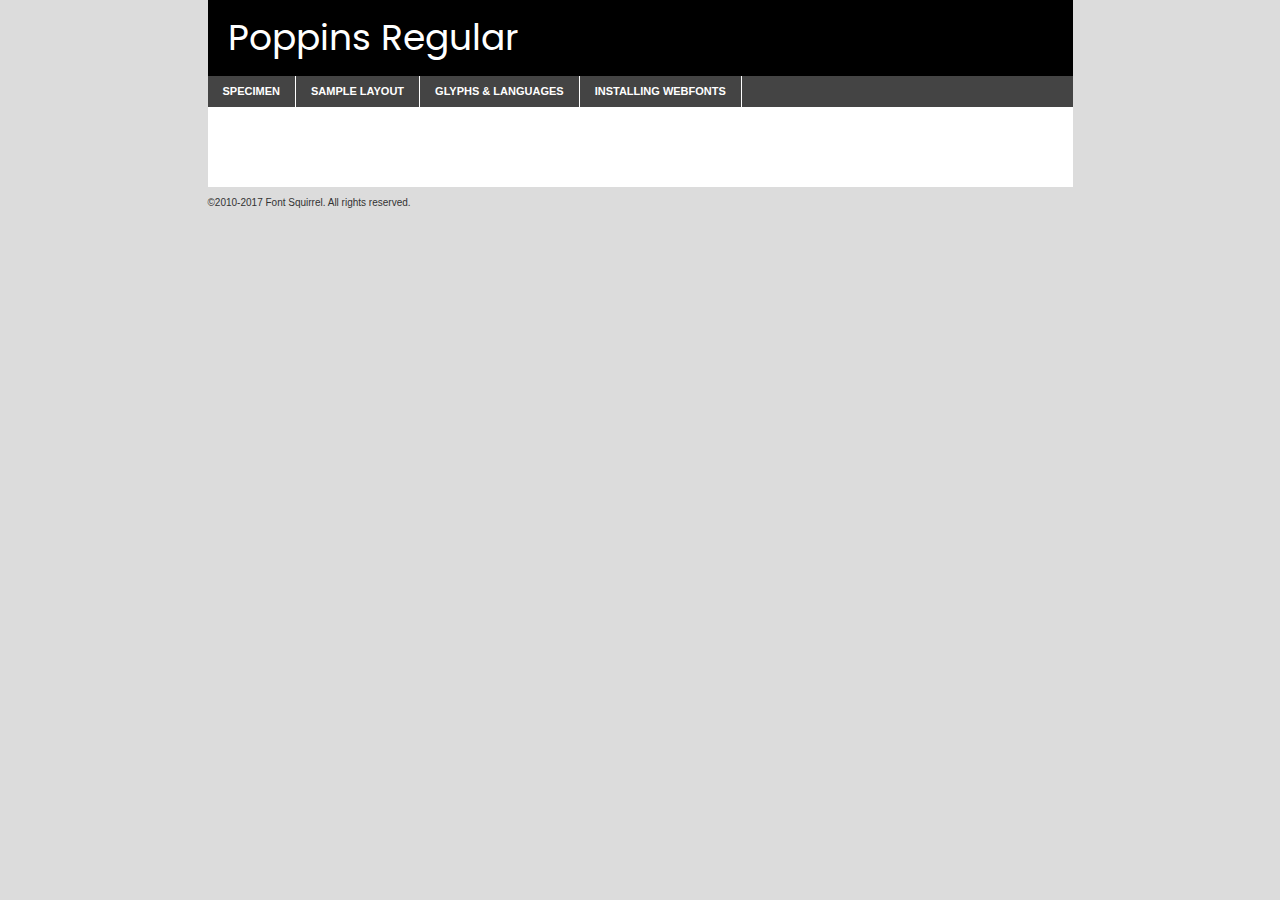
<file: site-ep-responsivo/lageng page/components/fonts/poppins-regular-demo.html>
<!DOCTYPE html PUBLIC "-//W3C//DTD XHTML 1.0 Transitional//EN"
	"http://www.w3.org/TR/xhtml1/DTD/xhtml1-transitional.dtd">

<html xmlns="http://www.w3.org/1999/xhtml" xml:lang="en" lang="en">
<head>
	<meta http-equiv="Content-Type" content="text/html; charset=utf-8" />
	<script src="http://ajax.googleapis.com/ajax/libs/jquery/1.7.2/jquery.min.js" type="text/javascript" charset="utf-8"></script>
	<script type="text/javascript">
	(function($){$.fn.easyTabs=function(option){var param=jQuery.extend({fadeSpeed:"fast",defaultContent:1,activeClass:'active'},option);$(this).each(function(){var thisId="#"+this.id;if(param.defaultContent==''){param.defaultContent=1;}
	if(typeof param.defaultContent=="number")
	{var defaultTab=$(thisId+" .tabs li:eq("+(param.defaultContent-1)+") a").attr('href').substr(1);}else{var defaultTab=param.defaultContent;}
	$(thisId+" .tabs li a").each(function(){var tabToHide=$(this).attr('href').substr(1);$("#"+tabToHide).addClass('easytabs-tab-content');});hideAll();changeContent(defaultTab);function hideAll(){$(thisId+" .easytabs-tab-content").hide();}
	function changeContent(tabId){hideAll();$(thisId+" .tabs li").removeClass(param.activeClass);$(thisId+" .tabs li a[href=#"+tabId+"]").closest('li').addClass(param.activeClass);if(param.fadeSpeed!="none")
	{$(thisId+" #"+tabId).fadeIn(param.fadeSpeed);}else{$(thisId+" #"+tabId).show();}}
	$(thisId+" .tabs li").click(function(){var tabId=$(this).find('a').attr('href').substr(1);changeContent(tabId);return false;});});}})(jQuery);
	</script>
	<link rel="stylesheet" href="specimen_files/specimen_stylesheet.css" type="text/css" charset="utf-8" />
	<link rel="stylesheet" href="stylesheet.css" type="text/css" charset="utf-8" />

	<style type="text/css">
					body{
				font-family: 'poppinsregular';
							}
		</style>

	<title>Poppins Regular Specimen</title>
	
	
	<script type="text/javascript" charset="utf-8">
		$(document).ready(function() {
			$('#container').easyTabs({defaultContent:1});
		});
	</script>
</head>

<body>
<div id="container">
	<div id="header">
		Poppins Regular	</div>
	<ul class="tabs">
		<li><a href="#specimen">Specimen</a></li>
		<li><a href="#layout">Sample Layout</a></li>
				<li><a href="#glyphs">Glyphs &amp; Languages</a></li>
		<li><a href="#installing">Installing Webfonts</a></li>
		
	</ul>
	
	<div id="main_content">

		
			<div id="specimen">
		
				<div class="section">
					<div class="grid12 firstcol">
						<div class="huge">AaBb</div>
					</div>
				</div>
		
				<div class="section">
					<div class="glyph_range">A&#x200B;B&#x200b;C&#x200b;D&#x200b;E&#x200b;F&#x200b;G&#x200b;H&#x200b;I&#x200b;J&#x200b;K&#x200b;L&#x200b;M&#x200b;N&#x200b;O&#x200b;P&#x200b;Q&#x200b;R&#x200b;S&#x200b;T&#x200b;U&#x200b;V&#x200b;W&#x200b;X&#x200b;Y&#x200b;Z&#x200b;a&#x200b;b&#x200b;c&#x200b;d&#x200b;e&#x200b;f&#x200b;g&#x200b;h&#x200b;i&#x200b;j&#x200b;k&#x200b;l&#x200b;m&#x200b;n&#x200b;o&#x200b;p&#x200b;q&#x200b;r&#x200b;s&#x200b;t&#x200b;u&#x200b;v&#x200b;w&#x200b;x&#x200b;y&#x200b;z&#x200b;1&#x200b;2&#x200b;3&#x200b;4&#x200b;5&#x200b;6&#x200b;7&#x200b;8&#x200b;9&#x200b;0&#x200b;&amp;&#x200b;.&#x200b;,&#x200b;?&#x200b;!&#x200b;&#64;&#x200b;(&#x200b;)&#x200b;#&#x200b;$&#x200b;%&#x200b;*&#x200b;+&#x200b;-&#x200b;=&#x200b;:&#x200b;;</div>
				</div>
				<div class="section">
					<div class="grid12 firstcol">
						<table class="sample_table">
							<tr><td>10</td><td class="size10">abcdefghijklmnopqrstuvwxyzABCDEFGHIJKLMNOPQRSTUVWXYZ0123456789abcdefghijklmnopqrstuvwxyzABCDEFGHIJKLMNOPQRSTUVWXYZ0123456789abcdefghijklmnopqrstuvwxyzABCDEFGHIJKLMNOPQRSTUVWXYZ</td></tr>
							<tr><td>11</td><td class="size11">abcdefghijklmnopqrstuvwxyzABCDEFGHIJKLMNOPQRSTUVWXYZ0123456789abcdefghijklmnopqrstuvwxyzABCDEFGHIJKLMNOPQRSTUVWXYZ0123456789abcdefghijklmnopqrstuvwxyzABCDEFGHIJKLMNOPQRSTUVWXYZ</td></tr>
							<tr><td>12</td><td class="size12">abcdefghijklmnopqrstuvwxyzABCDEFGHIJKLMNOPQRSTUVWXYZ0123456789abcdefghijklmnopqrstuvwxyzABCDEFGHIJKLMNOPQRSTUVWXYZ0123456789abcdefghijklmnopqrstuvwxyzABCDEFGHIJKLMNOPQRSTUVWXYZ</td></tr>
							<tr><td>13</td><td class="size13">abcdefghijklmnopqrstuvwxyzABCDEFGHIJKLMNOPQRSTUVWXYZ0123456789abcdefghijklmnopqrstuvwxyzABCDEFGHIJKLMNOPQRSTUVWXYZ0123456789abcdefghijklmnopqrstuvwxyzABCDEFGHIJKLMNOPQRSTUVWXYZ</td></tr>
							<tr><td>14</td><td class="size14">abcdefghijklmnopqrstuvwxyzABCDEFGHIJKLMNOPQRSTUVWXYZ0123456789abcdefghijklmnopqrstuvwxyzABCDEFGHIJKLMNOPQRSTUVWXYZ0123456789abcdefghijklmnopqrstuvwxyzABCDEFGHIJKLMNOPQRSTUVWXYZ</td></tr>
							<tr><td>16</td><td class="size16">abcdefghijklmnopqrstuvwxyzABCDEFGHIJKLMNOPQRSTUVWXYZ0123456789abcdefghijklmnopqrstuvwxyzABCDEFGHIJKLMNOPQRSTUVWXYZ</td></tr>
							<tr><td>18</td><td class="size18">abcdefghijklmnopqrstuvwxyzABCDEFGHIJKLMNOPQRSTUVWXYZ0123456789abcdefghijklmnopqrstuvwxyzABCDEFGHIJKLMNOPQRSTUVWXYZ</td></tr>
							<tr><td>20</td><td class="size20">abcdefghijklmnopqrstuvwxyzABCDEFGHIJKLMNOPQRSTUVWXYZ0123456789abcdefghijklmnopqrstuvwxyzABCDEFGHIJKLMNOPQRSTUVWXYZ</td></tr>
							<tr><td>24</td><td class="size24">abcdefghijklmnopqrstuvwxyzABCDEFGHIJKLMNOPQRSTUVWXYZ0123456789abcdefghijklmnopqrstuvwxyzABCDEFGHIJKLMNOPQRSTUVWXYZ</td></tr>
							<tr><td>30</td><td class="size30">abcdefghijklmnopqrstuvwxyzABCDEFGHIJKLMNOPQRSTUVWXYZ0123456789abcdefghijklmnopqrstuvwxyzABCDEFGHIJKLMNOPQRSTUVWXYZ</td></tr>
							<tr><td>36</td><td class="size36">abcdefghijklmnopqrstuvwxyzABCDEFGHIJKLMNOPQRSTUVWXYZ0123456789abcdefghijklmnopqrstuvwxyzABCDEFGHIJKLMNOPQRSTUVWXYZ</td></tr>
							<tr><td>48</td><td class="size48">abcdefghijklmnopqrstuvwxyzABCDEFGHIJKLMNOPQRSTUVWXYZ0123456789abcdefghijklmnopqrstuvwxyzABCDEFGHIJKLMNOPQRSTUVWXYZ</td></tr>
							<tr><td>60</td><td class="size60">abcdefghijklmnopqrstuvwxyzABCDEFGHIJKLMNOPQRSTUVWXYZ0123456789abcdefghijklmnopqrstuvwxyzABCDEFGHIJKLMNOPQRSTUVWXYZ</td></tr>
							<tr><td>72</td><td class="size72">abcdefghijklmnopqrstuvwxyzABCDEFGHIJKLMNOPQRSTUVWXYZ0123456789abcdefghijklmnopqrstuvwxyzABCDEFGHIJKLMNOPQRSTUVWXYZ</td></tr>
							<tr><td>90</td><td class="size90">abcdefghijklmnopqrstuvwxyzABCDEFGHIJKLMNOPQRSTUVWXYZ0123456789abcdefghijklmnopqrstuvwxyzABCDEFGHIJKLMNOPQRSTUVWXYZ</td></tr>
						</table>
				
					</div>
			
				</div>
		
		
		
								<div class="section" id="bodycomparison">


										<div id="xheight">
				<div class="fontbody">&#x25FC;&#x25FC;&#x25FC;&#x25FC;&#x25FC;&#x25FC;&#x25FC;&#x25FC;&#x25FC;&#x25FC;&#x25FC;&#x25FC;&#x25FC;&#x25FC;&#x25FC;&#x25FC;&#x25FC;&#x25FC;&#x25FC;&#x25FC;&#x25FC;&#x25FC;&#x25FC;&#x25FC;&#x25FC;&#x25FC;&#x25FC;&#x25FC;&#x25FC;&#x25FC;&#x25FC;&#x25FC;&#x25FC;&#x25FC;&#x25FC;&#x25FC;&#x25FC;&#x25FC;&#x25FC;&#x25FC;&#x25FC;&#x25FC;&#x25FC;&#x25FC;&#x25FC;&#x25FC;&#x25FC;&#x25FC;&#x25FC;&#x25FC;&#x25FC;&#x25FC;&#x25FC;&#x25FC;&#x25FC;&#x25FC;&#x25FC;&#x25FC;&#x25FC;&#x25FC;&#x25FC;&#x25FC;&#x25FC;&#x25FC;&#x25FC;&#x25FC;&#x25FC;&#x25FC;&#x25FC;&#x25FC;&#x25FC;&#x25FC;&#x25FC;&#x25FC;&#x25FC;&#x25FC;&#x25FC;&#x25FC;&#x25FC;&#x25FC;&#x25FC;&#x25FC;&#x25FC;&#x25FC;&#x25FC;&#x25FC;&#x25FC;&#x25FC;&#x25FC;&#x25FC;&#x25FC;&#x25FC;&#x25FC;&#x25FC;&#x25FC;&#x25FC;&#x25FC;&#x25FC;&#x25FC;body</div><div class="arialbody">body</div><div class="verdanabody">body</div><div class="georgiabody">body</div></div>
										<div class="fontbody" style="z-index:1">
											body<span>Poppins Regular</span>
										</div>
										<div class="arialbody" style="z-index:1">
											body<span>Arial</span>
										</div>
										<div class="verdanabody" style="z-index:1">
											body<span>Verdana</span>
										</div>
										<div class="georgiabody" style="z-index:1">
											body<span>Georgia</span>
										</div>



								</div>
		
		
				<div class="section psample psample_row1" id="">
					
					<div class="grid2 firstcol">
						<p class="size10"><span>10.</span>Aenean lacinia bibendum nulla sed consectetur. Fusce dapibus, tellus ac cursus commodo, tortor mauris condimentum nibh, ut fermentum massa justo sit amet risus. Nullam id dolor id nibh ultricies vehicula ut id elit. Cum sociis natoque penatibus et magnis dis parturient montes, nascetur ridiculus mus. Nulla vitae elit libero, a pharetra augue.</p>
			
					</div>
					<div class="grid3">
						<p class="size11"><span>11.</span>Aenean lacinia bibendum nulla sed consectetur. Fusce dapibus, tellus ac cursus commodo, tortor mauris condimentum nibh, ut fermentum massa justo sit amet risus. Nullam id dolor id nibh ultricies vehicula ut id elit. Cum sociis natoque penatibus et magnis dis parturient montes, nascetur ridiculus mus. Nulla vitae elit libero, a pharetra augue.</p>
			
					</div>
					<div class="grid3">
						<p class="size12"><span>12.</span>Aenean lacinia bibendum nulla sed consectetur. Fusce dapibus, tellus ac cursus commodo, tortor mauris condimentum nibh, ut fermentum massa justo sit amet risus. Nullam id dolor id nibh ultricies vehicula ut id elit. Cum sociis natoque penatibus et magnis dis parturient montes, nascetur ridiculus mus. Nulla vitae elit libero, a pharetra augue.</p>
			
					</div>
					<div class="grid4">
						<p class="size13"><span>13.</span>Aenean lacinia bibendum nulla sed consectetur. Fusce dapibus, tellus ac cursus commodo, tortor mauris condimentum nibh, ut fermentum massa justo sit amet risus. Nullam id dolor id nibh ultricies vehicula ut id elit. Cum sociis natoque penatibus et magnis dis parturient montes, nascetur ridiculus mus. Nulla vitae elit libero, a pharetra augue.</p>
			
					</div>
					<div class="white_blend"></div>
					
				</div>
				<div class="section psample psample_row2" id="">
					<div class="grid3 firstcol">
						<p class="size14"><span>14.</span>Aenean lacinia bibendum nulla sed consectetur. Fusce dapibus, tellus ac cursus commodo, tortor mauris condimentum nibh, ut fermentum massa justo sit amet risus. Nullam id dolor id nibh ultricies vehicula ut id elit. Cum sociis natoque penatibus et magnis dis parturient montes, nascetur ridiculus mus. Nulla vitae elit libero, a pharetra augue.</p>
			
					</div>
					<div class="grid4">
						<p class="size16"><span>16.</span>Aenean lacinia bibendum nulla sed consectetur. Fusce dapibus, tellus ac cursus commodo, tortor mauris condimentum nibh, ut fermentum massa justo sit amet risus. Nullam id dolor id nibh ultricies vehicula ut id elit. Cum sociis natoque penatibus et magnis dis parturient montes, nascetur ridiculus mus. Nulla vitae elit libero, a pharetra augue.</p>
			
					</div>
					<div class="grid5">
						<p class="size18"><span>18.</span>Aenean lacinia bibendum nulla sed consectetur. Fusce dapibus, tellus ac cursus commodo, tortor mauris condimentum nibh, ut fermentum massa justo sit amet risus. Nullam id dolor id nibh ultricies vehicula ut id elit. Cum sociis natoque penatibus et magnis dis parturient montes, nascetur ridiculus mus. Nulla vitae elit libero, a pharetra augue.</p>
			
					</div>

					<div class="white_blend"></div>

				</div>
				
				<div class="section psample psample_row3" id="">
					<div class="grid5 firstcol">
						<p class="size20"><span>20.</span>Aenean lacinia bibendum nulla sed consectetur. Fusce dapibus, tellus ac cursus commodo, tortor mauris condimentum nibh, ut fermentum massa justo sit amet risus. Nullam id dolor id nibh ultricies vehicula ut id elit. Cum sociis natoque penatibus et magnis dis parturient montes, nascetur ridiculus mus. Nulla vitae elit libero, a pharetra augue.</p>
					</div>
					<div class="grid7">
						<p class="size24"><span>24.</span>Aenean lacinia bibendum nulla sed consectetur. Fusce dapibus, tellus ac cursus commodo, tortor mauris condimentum nibh, ut fermentum massa justo sit amet risus. Nullam id dolor id nibh ultricies vehicula ut id elit. Cum sociis natoque penatibus et magnis dis parturient montes, nascetur ridiculus mus. Nulla vitae elit libero, a pharetra augue.</p>
					</div>
					
					<div class="white_blend"></div>
					
				</div>
				
				<div class="section psample psample_row4" id="">
					<div class="grid12 firstcol">
						<p class="size30"><span>30.</span>Aenean lacinia bibendum nulla sed consectetur. Fusce dapibus, tellus ac cursus commodo, tortor mauris condimentum nibh, ut fermentum massa justo sit amet risus. Nullam id dolor id nibh ultricies vehicula ut id elit. Cum sociis natoque penatibus et magnis dis parturient montes, nascetur ridiculus mus. Nulla vitae elit libero, a pharetra augue.</p>
					</div>
					<div class="white_blend"></div>
					
				</div>
				
				
				
				<div class="section psample psample_row1 fullreverse">
					<div class="grid2 firstcol">
						<p class="size10"><span>10.</span>Aenean lacinia bibendum nulla sed consectetur. Fusce dapibus, tellus ac cursus commodo, tortor mauris condimentum nibh, ut fermentum massa justo sit amet risus. Nullam id dolor id nibh ultricies vehicula ut id elit. Cum sociis natoque penatibus et magnis dis parturient montes, nascetur ridiculus mus. Nulla vitae elit libero, a pharetra augue.</p>
			
					</div>
					<div class="grid3">
						<p class="size11"><span>11.</span>Aenean lacinia bibendum nulla sed consectetur. Fusce dapibus, tellus ac cursus commodo, tortor mauris condimentum nibh, ut fermentum massa justo sit amet risus. Nullam id dolor id nibh ultricies vehicula ut id elit. Cum sociis natoque penatibus et magnis dis parturient montes, nascetur ridiculus mus. Nulla vitae elit libero, a pharetra augue.</p>
			
					</div>
					<div class="grid3">
						<p class="size12"><span>12.</span>Aenean lacinia bibendum nulla sed consectetur. Fusce dapibus, tellus ac cursus commodo, tortor mauris condimentum nibh, ut fermentum massa justo sit amet risus. Nullam id dolor id nibh ultricies vehicula ut id elit. Cum sociis natoque penatibus et magnis dis parturient montes, nascetur ridiculus mus. Nulla vitae elit libero, a pharetra augue.</p>
			
					</div>
					<div class="grid4">
						<p class="size13"><span>13.</span>Aenean lacinia bibendum nulla sed consectetur. Fusce dapibus, tellus ac cursus commodo, tortor mauris condimentum nibh, ut fermentum massa justo sit amet risus. Nullam id dolor id nibh ultricies vehicula ut id elit. Cum sociis natoque penatibus et magnis dis parturient montes, nascetur ridiculus mus. Nulla vitae elit libero, a pharetra augue.</p>
			
					</div>
					<div class="black_blend"></div>
					
				</div>
				
				<div class="section psample psample_row2 fullreverse">
					<div class="grid3 firstcol">
						<p class="size14"><span>14.</span>Aenean lacinia bibendum nulla sed consectetur. Fusce dapibus, tellus ac cursus commodo, tortor mauris condimentum nibh, ut fermentum massa justo sit amet risus. Nullam id dolor id nibh ultricies vehicula ut id elit. Cum sociis natoque penatibus et magnis dis parturient montes, nascetur ridiculus mus. Nulla vitae elit libero, a pharetra augue.</p>
			
					</div>
					<div class="grid4">
						<p class="size16"><span>16.</span>Aenean lacinia bibendum nulla sed consectetur. Fusce dapibus, tellus ac cursus commodo, tortor mauris condimentum nibh, ut fermentum massa justo sit amet risus. Nullam id dolor id nibh ultricies vehicula ut id elit. Cum sociis natoque penatibus et magnis dis parturient montes, nascetur ridiculus mus. Nulla vitae elit libero, a pharetra augue.</p>
			
					</div>
					<div class="grid5">
						<p class="size18"><span>18.</span>Aenean lacinia bibendum nulla sed consectetur. Fusce dapibus, tellus ac cursus commodo, tortor mauris condimentum nibh, ut fermentum massa justo sit amet risus. Nullam id dolor id nibh ultricies vehicula ut id elit. Cum sociis natoque penatibus et magnis dis parturient montes, nascetur ridiculus mus. Nulla vitae elit libero, a pharetra augue.</p>
			
					</div>
					<div class="black_blend"></div>

				</div>
				
				<div class="section psample fullreverse psample_row3" id="">
					<div class="grid5 firstcol">
						<p class="size20"><span>20.</span>Aenean lacinia bibendum nulla sed consectetur. Fusce dapibus, tellus ac cursus commodo, tortor mauris condimentum nibh, ut fermentum massa justo sit amet risus. Nullam id dolor id nibh ultricies vehicula ut id elit. Cum sociis natoque penatibus et magnis dis parturient montes, nascetur ridiculus mus. Nulla vitae elit libero, a pharetra augue.</p>
					</div>
					<div class="grid7">
						<p class="size24"><span>24.</span>Aenean lacinia bibendum nulla sed consectetur. Fusce dapibus, tellus ac cursus commodo, tortor mauris condimentum nibh, ut fermentum massa justo sit amet risus. Nullam id dolor id nibh ultricies vehicula ut id elit. Cum sociis natoque penatibus et magnis dis parturient montes, nascetur ridiculus mus. Nulla vitae elit libero, a pharetra augue.</p>
					</div>
					
					<div class="black_blend"></div>
					
				</div>
				
				<div class="section psample fullreverse psample_row4" id="" style="border-bottom: 20px #000 solid;">
					<div class="grid12 firstcol">
						<p class="size30"><span>30.</span>Aenean lacinia bibendum nulla sed consectetur. Fusce dapibus, tellus ac cursus commodo, tortor mauris condimentum nibh, ut fermentum massa justo sit amet risus. Nullam id dolor id nibh ultricies vehicula ut id elit. Cum sociis natoque penatibus et magnis dis parturient montes, nascetur ridiculus mus. Nulla vitae elit libero, a pharetra augue.</p>
					</div>
					<div class="black_blend"></div>
					
				</div>
				
				
				
				
			</div>
			
			<div id="layout">
				
				<div class="section">
					
					<div class="grid12 firstcol">
						<h1>Lorem Ipsum Dolor</h1>
						<h2>Etiam porta sem malesuada magna mollis euismod</h2>
						
						<p class="byline">By <a href="#link">Aenean Lacinia</a></p>
					</div>
				</div>
				<div class="section">
					<div class="grid8 firstcol">
						<p class="large">Donec sed odio dui. Morbi leo risus, porta ac consectetur ac, vestibulum at eros. Fusce dapibus, tellus ac cursus commodo, tortor mauris condimentum nibh, ut fermentum massa justo sit amet risus. </p>

						
						<h3>Pellentesque ornare sem</h3>

						<p>Maecenas sed diam eget risus varius blandit sit amet non magna. Maecenas faucibus mollis interdum. Donec ullamcorper nulla non metus auctor fringilla. Nullam id dolor id nibh ultricies vehicula ut id elit. Nullam id dolor id nibh ultricies vehicula ut id elit. </p>

						<p>Aenean eu leo quam. Pellentesque ornare sem lacinia quam venenatis vestibulum. Lorem ipsum dolor sit amet, consectetur adipiscing elit. Cum sociis natoque penatibus et magnis dis parturient montes, nascetur ridiculus mus. </p>

						<p>Nulla vitae elit libero, a pharetra augue. Praesent commodo cursus magna, vel scelerisque nisl consectetur et. Aenean lacinia bibendum nulla sed consectetur. </p>

						<p>Nullam quis risus eget urna mollis ornare vel eu leo. Nullam quis risus eget urna mollis ornare vel eu leo. Maecenas sed diam eget risus varius blandit sit amet non magna. Donec ullamcorper nulla non metus auctor fringilla. </p>

						<h3>Cras mattis consectetur</h3>

						<p>Aenean eu leo quam. Pellentesque ornare sem lacinia quam venenatis vestibulum. Aenean lacinia bibendum nulla sed consectetur. Integer posuere erat a ante venenatis dapibus posuere velit aliquet. Cras mattis consectetur purus sit amet fermentum. </p>

						<p>Nullam id dolor id nibh ultricies vehicula ut id elit. Nullam quis risus eget urna mollis ornare vel eu leo. Cras mattis consectetur purus sit amet fermentum.</p>
					</div>
					
					<div class="grid4 sidebar">
						
						<div class="box reverse">
							<p class="last">Nullam quis risus eget urna mollis ornare vel eu leo. Donec ullamcorper nulla non metus auctor fringilla. Cras mattis consectetur purus sit amet fermentum. Sed posuere consectetur est at lobortis. Lorem ipsum dolor sit amet, consectetur adipiscing elit. </p>
						</div>
						
						<p class="caption">Maecenas sed diam eget risus varius.</p>

						<p>Vestibulum id ligula porta felis euismod semper. Integer posuere erat a ante venenatis dapibus posuere velit aliquet. Vestibulum id ligula porta felis euismod semper. Sed posuere consectetur est at lobortis. Maecenas sed diam eget risus varius blandit sit amet non magna. Fusce dapibus, tellus ac cursus commodo, tortor mauris condimentum nibh, ut fermentum massa justo sit amet risus. </p>

					

						<p>Duis mollis, est non commodo luctus, nisi erat porttitor ligula, eget lacinia odio sem nec elit. Aenean lacinia bibendum nulla sed consectetur. Vivamus sagittis lacus vel augue laoreet rutrum faucibus dolor auctor. Aenean lacinia bibendum nulla sed consectetur. Nullam quis risus eget urna mollis ornare vel eu leo. </p>

						<p>Praesent commodo cursus magna, vel scelerisque nisl consectetur et. Donec ullamcorper nulla non metus auctor fringilla. Maecenas faucibus mollis interdum. Fusce dapibus, tellus ac cursus commodo, tortor mauris condimentum nibh, ut fermentum massa justo sit amet risus. </p>

					</div>
				</div>
				
			</div>


			



		<div id="glyphs">
			<div class="section">
				<div class="grid12 firstcol">
			
				<h1>Language Support</h1>
				<p>The subset of Poppins Regular in this kit supports the following languages:<br />
			
					Albanian, Basque, Breton, Chamorro, Danish, Dutch, English, Faroese, Finnish, French, Frisian, Galician, German, Icelandic, Italian, Malagasy, Norwegian, Portuguese, Spanish, Alsatian, Aragonese, Arapaho, Arrernte, Asturian, Aymara, Bislama, Cebuano, Corsican, Fijian, French_creole, Genoese, Gilbertese, Greenlandic, Haitian_creole, Hiligaynon, Hmong, Hopi, Ibanag, Iloko_ilokano, Indonesian, Interglossa_glosa, Interlingua, Irish_gaelic, Jerriais, Lojban, Lombard, Luxembourgeois, Manx, Mohawk, Norfolk_pitcairnese, Occitan, Oromo, Pangasinan, Papiamento, Piedmontese, Potawatomi, Rhaeto-romance, Romansh, Rotokas, Sami_lule, Samoan, Sardinian, Scots_gaelic, Seychelles_creole, Shona, Sicilian, Somali, Southern_ndebele, Swahili, Swati_swazi, Tagalog_filipino_pilipino, Tetum, Tok_pisin, Uyghur_latinized, Volapuk, Walloon, Warlpiri, Xhosa, Yapese, Zulu, Latinbasic, Ubasic, Demo				</p>
				<h1>Glyph Chart</h1>
				<p>The subset of Poppins Regular in this kit includes all the glyphs listed below. Unicode entities are included above each glyph to help you insert individual characters into your layout.</p>
				<div id="glyph_chart">
			
																														 <div><p>&amp;#13;</p>&#13;</div>
																				 <div><p>&amp;#32;</p>&#32;</div>
																				 <div><p>&amp;#33;</p>&#33;</div>
																				 <div><p>&amp;#34;</p>&#34;</div>
																				 <div><p>&amp;#35;</p>&#35;</div>
																				 <div><p>&amp;#36;</p>&#36;</div>
																				 <div><p>&amp;#37;</p>&#37;</div>
																				 <div><p>&amp;#38;</p>&#38;</div>
																				 <div><p>&amp;#39;</p>&#39;</div>
																				 <div><p>&amp;#40;</p>&#40;</div>
																				 <div><p>&amp;#41;</p>&#41;</div>
																				 <div><p>&amp;#42;</p>&#42;</div>
																				 <div><p>&amp;#43;</p>&#43;</div>
																				 <div><p>&amp;#44;</p>&#44;</div>
																				 <div><p>&amp;#45;</p>&#45;</div>
																				 <div><p>&amp;#46;</p>&#46;</div>
																				 <div><p>&amp;#47;</p>&#47;</div>
																				 <div><p>&amp;#48;</p>&#48;</div>
																				 <div><p>&amp;#49;</p>&#49;</div>
																				 <div><p>&amp;#50;</p>&#50;</div>
																				 <div><p>&amp;#51;</p>&#51;</div>
																				 <div><p>&amp;#52;</p>&#52;</div>
																				 <div><p>&amp;#53;</p>&#53;</div>
																				 <div><p>&amp;#54;</p>&#54;</div>
																				 <div><p>&amp;#55;</p>&#55;</div>
																				 <div><p>&amp;#56;</p>&#56;</div>
																				 <div><p>&amp;#57;</p>&#57;</div>
																				 <div><p>&amp;#58;</p>&#58;</div>
																				 <div><p>&amp;#59;</p>&#59;</div>
																				 <div><p>&amp;#60;</p>&#60;</div>
																				 <div><p>&amp;#61;</p>&#61;</div>
																				 <div><p>&amp;#62;</p>&#62;</div>
																				 <div><p>&amp;#63;</p>&#63;</div>
																				 <div><p>&amp;#64;</p>&#64;</div>
																				 <div><p>&amp;#65;</p>&#65;</div>
																				 <div><p>&amp;#66;</p>&#66;</div>
																				 <div><p>&amp;#67;</p>&#67;</div>
																				 <div><p>&amp;#68;</p>&#68;</div>
																				 <div><p>&amp;#69;</p>&#69;</div>
																				 <div><p>&amp;#70;</p>&#70;</div>
																				 <div><p>&amp;#71;</p>&#71;</div>
																				 <div><p>&amp;#72;</p>&#72;</div>
																				 <div><p>&amp;#73;</p>&#73;</div>
																				 <div><p>&amp;#74;</p>&#74;</div>
																				 <div><p>&amp;#75;</p>&#75;</div>
																				 <div><p>&amp;#76;</p>&#76;</div>
																				 <div><p>&amp;#77;</p>&#77;</div>
																				 <div><p>&amp;#78;</p>&#78;</div>
																				 <div><p>&amp;#79;</p>&#79;</div>
																				 <div><p>&amp;#80;</p>&#80;</div>
																				 <div><p>&amp;#81;</p>&#81;</div>
																				 <div><p>&amp;#82;</p>&#82;</div>
																				 <div><p>&amp;#83;</p>&#83;</div>
																				 <div><p>&amp;#84;</p>&#84;</div>
																				 <div><p>&amp;#85;</p>&#85;</div>
																				 <div><p>&amp;#86;</p>&#86;</div>
																				 <div><p>&amp;#87;</p>&#87;</div>
																				 <div><p>&amp;#88;</p>&#88;</div>
																				 <div><p>&amp;#89;</p>&#89;</div>
																				 <div><p>&amp;#90;</p>&#90;</div>
																				 <div><p>&amp;#91;</p>&#91;</div>
																				 <div><p>&amp;#92;</p>&#92;</div>
																				 <div><p>&amp;#93;</p>&#93;</div>
																				 <div><p>&amp;#94;</p>&#94;</div>
																				 <div><p>&amp;#95;</p>&#95;</div>
																				 <div><p>&amp;#96;</p>&#96;</div>
																				 <div><p>&amp;#97;</p>&#97;</div>
																				 <div><p>&amp;#98;</p>&#98;</div>
																				 <div><p>&amp;#99;</p>&#99;</div>
																				 <div><p>&amp;#100;</p>&#100;</div>
																				 <div><p>&amp;#101;</p>&#101;</div>
																				 <div><p>&amp;#102;</p>&#102;</div>
																				 <div><p>&amp;#103;</p>&#103;</div>
																				 <div><p>&amp;#104;</p>&#104;</div>
																				 <div><p>&amp;#105;</p>&#105;</div>
																				 <div><p>&amp;#106;</p>&#106;</div>
																				 <div><p>&amp;#107;</p>&#107;</div>
																				 <div><p>&amp;#108;</p>&#108;</div>
																				 <div><p>&amp;#109;</p>&#109;</div>
																				 <div><p>&amp;#110;</p>&#110;</div>
																				 <div><p>&amp;#111;</p>&#111;</div>
																				 <div><p>&amp;#112;</p>&#112;</div>
																				 <div><p>&amp;#113;</p>&#113;</div>
																				 <div><p>&amp;#114;</p>&#114;</div>
																				 <div><p>&amp;#115;</p>&#115;</div>
																				 <div><p>&amp;#116;</p>&#116;</div>
																				 <div><p>&amp;#117;</p>&#117;</div>
																				 <div><p>&amp;#118;</p>&#118;</div>
																				 <div><p>&amp;#119;</p>&#119;</div>
																				 <div><p>&amp;#120;</p>&#120;</div>
																				 <div><p>&amp;#121;</p>&#121;</div>
																				 <div><p>&amp;#122;</p>&#122;</div>
																				 <div><p>&amp;#123;</p>&#123;</div>
																				 <div><p>&amp;#124;</p>&#124;</div>
																				 <div><p>&amp;#125;</p>&#125;</div>
																				 <div><p>&amp;#126;</p>&#126;</div>
																				 <div><p>&amp;#160;</p>&#160;</div>
																				 <div><p>&amp;#161;</p>&#161;</div>
																				 <div><p>&amp;#162;</p>&#162;</div>
																				 <div><p>&amp;#163;</p>&#163;</div>
																				 <div><p>&amp;#164;</p>&#164;</div>
																				 <div><p>&amp;#165;</p>&#165;</div>
																				 <div><p>&amp;#166;</p>&#166;</div>
																				 <div><p>&amp;#167;</p>&#167;</div>
																				 <div><p>&amp;#168;</p>&#168;</div>
																				 <div><p>&amp;#169;</p>&#169;</div>
																				 <div><p>&amp;#170;</p>&#170;</div>
																				 <div><p>&amp;#171;</p>&#171;</div>
																				 <div><p>&amp;#172;</p>&#172;</div>
																				 <div><p>&amp;#173;</p>&#173;</div>
																				 <div><p>&amp;#174;</p>&#174;</div>
																				 <div><p>&amp;#175;</p>&#175;</div>
																				 <div><p>&amp;#176;</p>&#176;</div>
																				 <div><p>&amp;#177;</p>&#177;</div>
																				 <div><p>&amp;#178;</p>&#178;</div>
																				 <div><p>&amp;#179;</p>&#179;</div>
																				 <div><p>&amp;#180;</p>&#180;</div>
																				 <div><p>&amp;#181;</p>&#181;</div>
																				 <div><p>&amp;#182;</p>&#182;</div>
																				 <div><p>&amp;#183;</p>&#183;</div>
																				 <div><p>&amp;#184;</p>&#184;</div>
																				 <div><p>&amp;#185;</p>&#185;</div>
																				 <div><p>&amp;#186;</p>&#186;</div>
																				 <div><p>&amp;#187;</p>&#187;</div>
																				 <div><p>&amp;#188;</p>&#188;</div>
																				 <div><p>&amp;#189;</p>&#189;</div>
																				 <div><p>&amp;#190;</p>&#190;</div>
																				 <div><p>&amp;#191;</p>&#191;</div>
																				 <div><p>&amp;#192;</p>&#192;</div>
																				 <div><p>&amp;#193;</p>&#193;</div>
																				 <div><p>&amp;#194;</p>&#194;</div>
																				 <div><p>&amp;#195;</p>&#195;</div>
																				 <div><p>&amp;#196;</p>&#196;</div>
																				 <div><p>&amp;#197;</p>&#197;</div>
																				 <div><p>&amp;#198;</p>&#198;</div>
																				 <div><p>&amp;#199;</p>&#199;</div>
																				 <div><p>&amp;#200;</p>&#200;</div>
																				 <div><p>&amp;#201;</p>&#201;</div>
																				 <div><p>&amp;#202;</p>&#202;</div>
																				 <div><p>&amp;#203;</p>&#203;</div>
																				 <div><p>&amp;#204;</p>&#204;</div>
																				 <div><p>&amp;#205;</p>&#205;</div>
																				 <div><p>&amp;#206;</p>&#206;</div>
																				 <div><p>&amp;#207;</p>&#207;</div>
																				 <div><p>&amp;#208;</p>&#208;</div>
																				 <div><p>&amp;#209;</p>&#209;</div>
																				 <div><p>&amp;#210;</p>&#210;</div>
																				 <div><p>&amp;#211;</p>&#211;</div>
																				 <div><p>&amp;#212;</p>&#212;</div>
																				 <div><p>&amp;#213;</p>&#213;</div>
																				 <div><p>&amp;#214;</p>&#214;</div>
																				 <div><p>&amp;#215;</p>&#215;</div>
																				 <div><p>&amp;#216;</p>&#216;</div>
																				 <div><p>&amp;#217;</p>&#217;</div>
																				 <div><p>&amp;#218;</p>&#218;</div>
																				 <div><p>&amp;#219;</p>&#219;</div>
																				 <div><p>&amp;#220;</p>&#220;</div>
																				 <div><p>&amp;#221;</p>&#221;</div>
																				 <div><p>&amp;#222;</p>&#222;</div>
																				 <div><p>&amp;#223;</p>&#223;</div>
																				 <div><p>&amp;#224;</p>&#224;</div>
																				 <div><p>&amp;#225;</p>&#225;</div>
																				 <div><p>&amp;#226;</p>&#226;</div>
																				 <div><p>&amp;#227;</p>&#227;</div>
																				 <div><p>&amp;#228;</p>&#228;</div>
																				 <div><p>&amp;#229;</p>&#229;</div>
																				 <div><p>&amp;#230;</p>&#230;</div>
																				 <div><p>&amp;#231;</p>&#231;</div>
																				 <div><p>&amp;#232;</p>&#232;</div>
																				 <div><p>&amp;#233;</p>&#233;</div>
																				 <div><p>&amp;#234;</p>&#234;</div>
																				 <div><p>&amp;#235;</p>&#235;</div>
																				 <div><p>&amp;#236;</p>&#236;</div>
																				 <div><p>&amp;#237;</p>&#237;</div>
																				 <div><p>&amp;#238;</p>&#238;</div>
																				 <div><p>&amp;#239;</p>&#239;</div>
																				 <div><p>&amp;#240;</p>&#240;</div>
																				 <div><p>&amp;#241;</p>&#241;</div>
																				 <div><p>&amp;#242;</p>&#242;</div>
																				 <div><p>&amp;#243;</p>&#243;</div>
																				 <div><p>&amp;#244;</p>&#244;</div>
																				 <div><p>&amp;#245;</p>&#245;</div>
																				 <div><p>&amp;#246;</p>&#246;</div>
																				 <div><p>&amp;#247;</p>&#247;</div>
																				 <div><p>&amp;#248;</p>&#248;</div>
																				 <div><p>&amp;#249;</p>&#249;</div>
																				 <div><p>&amp;#250;</p>&#250;</div>
																				 <div><p>&amp;#251;</p>&#251;</div>
																				 <div><p>&amp;#252;</p>&#252;</div>
																				 <div><p>&amp;#253;</p>&#253;</div>
																				 <div><p>&amp;#254;</p>&#254;</div>
																				 <div><p>&amp;#255;</p>&#255;</div>
																				 <div><p>&amp;#338;</p>&#338;</div>
																				 <div><p>&amp;#339;</p>&#339;</div>
																				 <div><p>&amp;#376;</p>&#376;</div>
																				 <div><p>&amp;#710;</p>&#710;</div>
																				 <div><p>&amp;#732;</p>&#732;</div>
																				 <div><p>&amp;#8192;</p>&#8192;</div>
																				 <div><p>&amp;#8193;</p>&#8193;</div>
																				 <div><p>&amp;#8194;</p>&#8194;</div>
																				 <div><p>&amp;#8195;</p>&#8195;</div>
																				 <div><p>&amp;#8196;</p>&#8196;</div>
																				 <div><p>&amp;#8197;</p>&#8197;</div>
																				 <div><p>&amp;#8198;</p>&#8198;</div>
																				 <div><p>&amp;#8199;</p>&#8199;</div>
																				 <div><p>&amp;#8200;</p>&#8200;</div>
																				 <div><p>&amp;#8201;</p>&#8201;</div>
																				 <div><p>&amp;#8202;</p>&#8202;</div>
																				 <div><p>&amp;#8208;</p>&#8208;</div>
																				 <div><p>&amp;#8209;</p>&#8209;</div>
																				 <div><p>&amp;#8210;</p>&#8210;</div>
																				 <div><p>&amp;#8211;</p>&#8211;</div>
																				 <div><p>&amp;#8212;</p>&#8212;</div>
																				 <div><p>&amp;#8216;</p>&#8216;</div>
																				 <div><p>&amp;#8217;</p>&#8217;</div>
																				 <div><p>&amp;#8218;</p>&#8218;</div>
																				 <div><p>&amp;#8220;</p>&#8220;</div>
																				 <div><p>&amp;#8221;</p>&#8221;</div>
																				 <div><p>&amp;#8222;</p>&#8222;</div>
																				 <div><p>&amp;#8226;</p>&#8226;</div>
																				 <div><p>&amp;#8230;</p>&#8230;</div>
																				 <div><p>&amp;#8239;</p>&#8239;</div>
																				 <div><p>&amp;#8249;</p>&#8249;</div>
																				 <div><p>&amp;#8250;</p>&#8250;</div>
																				 <div><p>&amp;#8287;</p>&#8287;</div>
																				 <div><p>&amp;#8364;</p>&#8364;</div>
																				 <div><p>&amp;#8482;</p>&#8482;</div>
																				 <div><p>&amp;#64257;</p>&#64257;</div>
																				 <div><p>&amp;#64258;</p>&#64258;</div>
																																																</div>	
				</div>
		
		
			</div>
		</div>
		
		
		<div id="specs">
			
		</div>
	
		<div id="installing">
			<div class="section">
				<div class="grid7 firstcol">
					<h1>Installing Webfonts</h1>
					
					<p>Webfonts are supported by all major browser platforms but not all in the same way. There are currently four different font formats that must be included in order to target all browsers. This includes TTF, WOFF, EOT and SVG.</p>
					
					<h2>1. Upload your webfonts</h2>
					<p>You must upload your webfont kit to your website. They should be in or near the same directory as your CSS files.</p>
					
					<h2>2. Include the webfont stylesheet</h2>
					<p>A special CSS @font-face declaration helps the various browsers select the appropriate font it needs without causing you a bunch of headaches. Learn more about this syntax by reading the <a href="https://www.fontspring.com/blog/further-hardening-of-the-bulletproof-syntax">Fontspring blog post</a> about it. The code for it is as follows:</p>


<code>
@font-face{ 
	font-family: 'MyWebFont';
	src: url('WebFont.eot');
	src: url('WebFont.eot?#iefix') format('embedded-opentype'),
	     url('WebFont.woff') format('woff'),
	     url('WebFont.ttf') format('truetype'),
	     url('WebFont.svg#webfont') format('svg');
}
</code>

	<p>We've already gone ahead and generated the code for you. All you have to do is link to the stylesheet in your HTML, like this:</p>
	<code>&lt;link rel=&quot;stylesheet&quot; href=&quot;stylesheet.css&quot; type=&quot;text/css&quot; charset=&quot;utf-8&quot; /&gt;</code>

					<h2>3. Modify your own stylesheet</h2>
					<p>To take advantage of your new fonts, you must tell your stylesheet to use them. Look at the original @font-face declaration above and find the property called "font-family." The name linked there will be what you use to reference the font. Prepend that webfont name to the font stack in the "font-family" property, inside the selector you want to change. For example:</p>
<code>p { font-family: 'WebFont', Arial, sans-serif; }</code>

<h2>4. Test</h2>
<p>Getting webfonts to work cross-browser <em>can</em> be tricky. Use the information in the sidebar to help you if you find that fonts aren't loading in a particular browser.</p>
				</div>
				
				<div class="grid5 sidebar">
					<div class="box">
						<h2>Troubleshooting<br />Font-Face Problems</h2>
						<p>Having trouble getting your webfonts to load in your new website? Here are some tips to sort out what might be the problem.</p>

						<h3>Fonts not showing in any browser</h3>

						<p>This sounds like you need to work on the plumbing. You either did not upload the fonts to the correct directory, or you did not link the fonts properly in the CSS. If you've confirmed that all this is correct and you still have a problem, take a look at your .htaccess file and see if requests are getting intercepted.</p>

						<h3>Fonts not loading in iPhone or iPad</h3>

						<p>The most common problem here is that you are serving the fonts from an IIS server. IIS refuses to serve files that have unknown MIME types. If that is the case, you must set the MIME type for SVG to "image/svg+xml" in the server settings. Follow these instructions from Microsoft if you need help.</p>

						<h3>Fonts not loading in Firefox</h3>

						<p>The primary reason for this failure? You are still using a version Firefox older than 3.5. So upgrade already! If that isn't it, then you are very likely serving fonts from a different domain. Firefox requires that all font assets be served from the same domain. Lastly it is possible that you need to add WOFF to your list of MIME types (if you are serving via IIS.)</p>

						<h3>Fonts not loading in IE</h3>

						<p>Are you looking at Internet Explorer on an actual Windows machine or are you cheating by using a service like Adobe BrowserLab? Many of these screenshot services do not render @font-face for IE. Best to test it on a real machine.</p>

						<h3>Fonts not loading in IE9</h3>

						<p>IE9, like Firefox, requires that fonts be served from the same domain as the website. Make sure that is the case.</p>
					</div>
				</div>
			</div>
			
		</div>
	
	</div>
	<div id="footer">
		<p>&copy;2010-2017 Font Squirrel. All rights reserved.</p>
	</div>
</div>
</body>
</html>
</file>
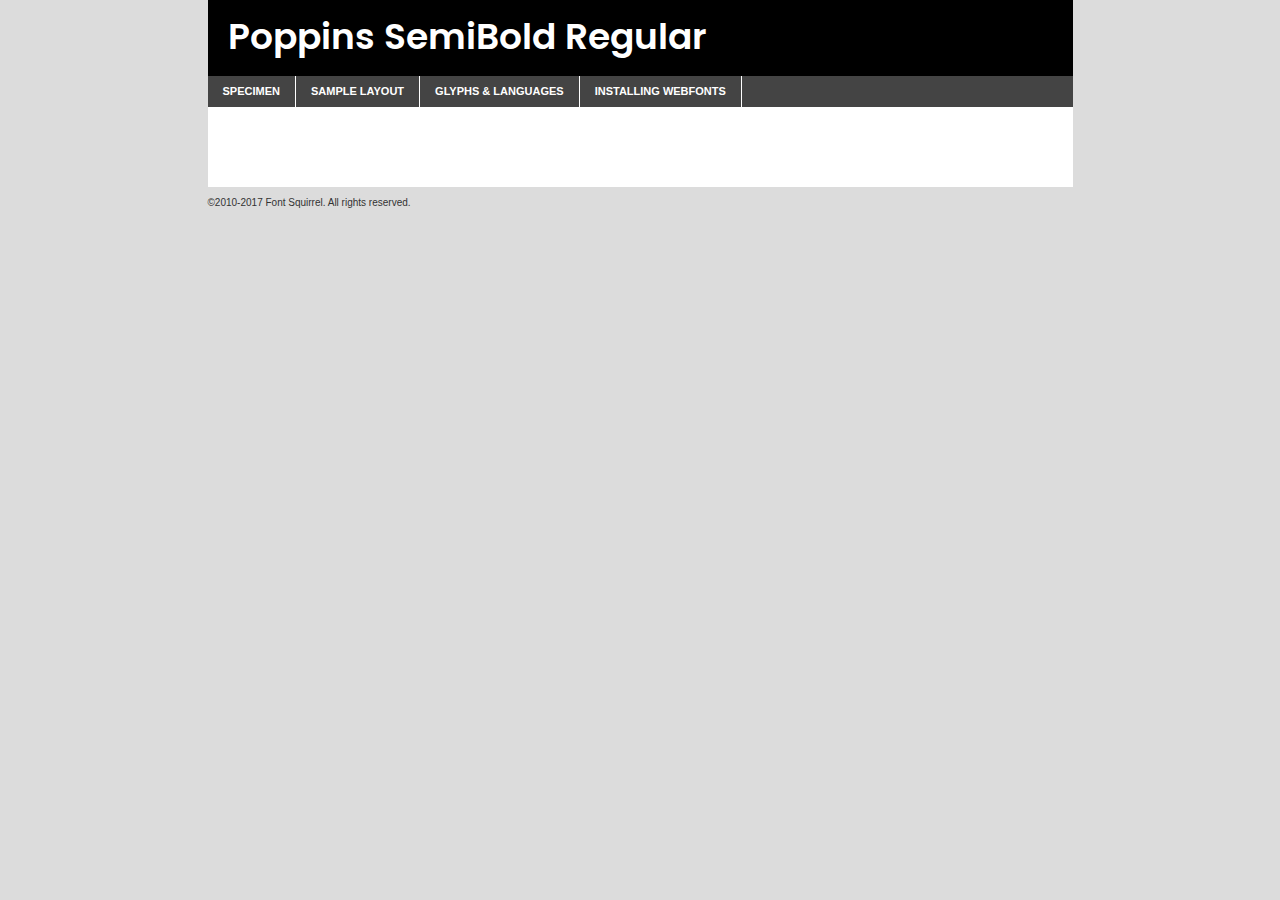
<file: site-ep-responsivo/lageng page/components/fonts/poppins-semibold-demo.html>
<!DOCTYPE html PUBLIC "-//W3C//DTD XHTML 1.0 Transitional//EN"
	"http://www.w3.org/TR/xhtml1/DTD/xhtml1-transitional.dtd">

<html xmlns="http://www.w3.org/1999/xhtml" xml:lang="en" lang="en">
<head>
	<meta http-equiv="Content-Type" content="text/html; charset=utf-8" />
	<script src="http://ajax.googleapis.com/ajax/libs/jquery/1.7.2/jquery.min.js" type="text/javascript" charset="utf-8"></script>
	<script type="text/javascript">
	(function($){$.fn.easyTabs=function(option){var param=jQuery.extend({fadeSpeed:"fast",defaultContent:1,activeClass:'active'},option);$(this).each(function(){var thisId="#"+this.id;if(param.defaultContent==''){param.defaultContent=1;}
	if(typeof param.defaultContent=="number")
	{var defaultTab=$(thisId+" .tabs li:eq("+(param.defaultContent-1)+") a").attr('href').substr(1);}else{var defaultTab=param.defaultContent;}
	$(thisId+" .tabs li a").each(function(){var tabToHide=$(this).attr('href').substr(1);$("#"+tabToHide).addClass('easytabs-tab-content');});hideAll();changeContent(defaultTab);function hideAll(){$(thisId+" .easytabs-tab-content").hide();}
	function changeContent(tabId){hideAll();$(thisId+" .tabs li").removeClass(param.activeClass);$(thisId+" .tabs li a[href=#"+tabId+"]").closest('li').addClass(param.activeClass);if(param.fadeSpeed!="none")
	{$(thisId+" #"+tabId).fadeIn(param.fadeSpeed);}else{$(thisId+" #"+tabId).show();}}
	$(thisId+" .tabs li").click(function(){var tabId=$(this).find('a').attr('href').substr(1);changeContent(tabId);return false;});});}})(jQuery);
	</script>
	<link rel="stylesheet" href="specimen_files/specimen_stylesheet.css" type="text/css" charset="utf-8" />
	<link rel="stylesheet" href="stylesheet.css" type="text/css" charset="utf-8" />

	<style type="text/css">
					body{
				font-family: 'poppinssemibold';
							}
		</style>

	<title>Poppins SemiBold Regular Specimen</title>
	
	
	<script type="text/javascript" charset="utf-8">
		$(document).ready(function() {
			$('#container').easyTabs({defaultContent:1});
		});
	</script>
</head>

<body>
<div id="container">
	<div id="header">
		Poppins SemiBold Regular	</div>
	<ul class="tabs">
		<li><a href="#specimen">Specimen</a></li>
		<li><a href="#layout">Sample Layout</a></li>
				<li><a href="#glyphs">Glyphs &amp; Languages</a></li>
		<li><a href="#installing">Installing Webfonts</a></li>
		
	</ul>
	
	<div id="main_content">

		
			<div id="specimen">
		
				<div class="section">
					<div class="grid12 firstcol">
						<div class="huge">AaBb</div>
					</div>
				</div>
		
				<div class="section">
					<div class="glyph_range">A&#x200B;B&#x200b;C&#x200b;D&#x200b;E&#x200b;F&#x200b;G&#x200b;H&#x200b;I&#x200b;J&#x200b;K&#x200b;L&#x200b;M&#x200b;N&#x200b;O&#x200b;P&#x200b;Q&#x200b;R&#x200b;S&#x200b;T&#x200b;U&#x200b;V&#x200b;W&#x200b;X&#x200b;Y&#x200b;Z&#x200b;a&#x200b;b&#x200b;c&#x200b;d&#x200b;e&#x200b;f&#x200b;g&#x200b;h&#x200b;i&#x200b;j&#x200b;k&#x200b;l&#x200b;m&#x200b;n&#x200b;o&#x200b;p&#x200b;q&#x200b;r&#x200b;s&#x200b;t&#x200b;u&#x200b;v&#x200b;w&#x200b;x&#x200b;y&#x200b;z&#x200b;1&#x200b;2&#x200b;3&#x200b;4&#x200b;5&#x200b;6&#x200b;7&#x200b;8&#x200b;9&#x200b;0&#x200b;&amp;&#x200b;.&#x200b;,&#x200b;?&#x200b;!&#x200b;&#64;&#x200b;(&#x200b;)&#x200b;#&#x200b;$&#x200b;%&#x200b;*&#x200b;+&#x200b;-&#x200b;=&#x200b;:&#x200b;;</div>
				</div>
				<div class="section">
					<div class="grid12 firstcol">
						<table class="sample_table">
							<tr><td>10</td><td class="size10">abcdefghijklmnopqrstuvwxyzABCDEFGHIJKLMNOPQRSTUVWXYZ0123456789abcdefghijklmnopqrstuvwxyzABCDEFGHIJKLMNOPQRSTUVWXYZ0123456789abcdefghijklmnopqrstuvwxyzABCDEFGHIJKLMNOPQRSTUVWXYZ</td></tr>
							<tr><td>11</td><td class="size11">abcdefghijklmnopqrstuvwxyzABCDEFGHIJKLMNOPQRSTUVWXYZ0123456789abcdefghijklmnopqrstuvwxyzABCDEFGHIJKLMNOPQRSTUVWXYZ0123456789abcdefghijklmnopqrstuvwxyzABCDEFGHIJKLMNOPQRSTUVWXYZ</td></tr>
							<tr><td>12</td><td class="size12">abcdefghijklmnopqrstuvwxyzABCDEFGHIJKLMNOPQRSTUVWXYZ0123456789abcdefghijklmnopqrstuvwxyzABCDEFGHIJKLMNOPQRSTUVWXYZ0123456789abcdefghijklmnopqrstuvwxyzABCDEFGHIJKLMNOPQRSTUVWXYZ</td></tr>
							<tr><td>13</td><td class="size13">abcdefghijklmnopqrstuvwxyzABCDEFGHIJKLMNOPQRSTUVWXYZ0123456789abcdefghijklmnopqrstuvwxyzABCDEFGHIJKLMNOPQRSTUVWXYZ0123456789abcdefghijklmnopqrstuvwxyzABCDEFGHIJKLMNOPQRSTUVWXYZ</td></tr>
							<tr><td>14</td><td class="size14">abcdefghijklmnopqrstuvwxyzABCDEFGHIJKLMNOPQRSTUVWXYZ0123456789abcdefghijklmnopqrstuvwxyzABCDEFGHIJKLMNOPQRSTUVWXYZ0123456789abcdefghijklmnopqrstuvwxyzABCDEFGHIJKLMNOPQRSTUVWXYZ</td></tr>
							<tr><td>16</td><td class="size16">abcdefghijklmnopqrstuvwxyzABCDEFGHIJKLMNOPQRSTUVWXYZ0123456789abcdefghijklmnopqrstuvwxyzABCDEFGHIJKLMNOPQRSTUVWXYZ</td></tr>
							<tr><td>18</td><td class="size18">abcdefghijklmnopqrstuvwxyzABCDEFGHIJKLMNOPQRSTUVWXYZ0123456789abcdefghijklmnopqrstuvwxyzABCDEFGHIJKLMNOPQRSTUVWXYZ</td></tr>
							<tr><td>20</td><td class="size20">abcdefghijklmnopqrstuvwxyzABCDEFGHIJKLMNOPQRSTUVWXYZ0123456789abcdefghijklmnopqrstuvwxyzABCDEFGHIJKLMNOPQRSTUVWXYZ</td></tr>
							<tr><td>24</td><td class="size24">abcdefghijklmnopqrstuvwxyzABCDEFGHIJKLMNOPQRSTUVWXYZ0123456789abcdefghijklmnopqrstuvwxyzABCDEFGHIJKLMNOPQRSTUVWXYZ</td></tr>
							<tr><td>30</td><td class="size30">abcdefghijklmnopqrstuvwxyzABCDEFGHIJKLMNOPQRSTUVWXYZ0123456789abcdefghijklmnopqrstuvwxyzABCDEFGHIJKLMNOPQRSTUVWXYZ</td></tr>
							<tr><td>36</td><td class="size36">abcdefghijklmnopqrstuvwxyzABCDEFGHIJKLMNOPQRSTUVWXYZ0123456789abcdefghijklmnopqrstuvwxyzABCDEFGHIJKLMNOPQRSTUVWXYZ</td></tr>
							<tr><td>48</td><td class="size48">abcdefghijklmnopqrstuvwxyzABCDEFGHIJKLMNOPQRSTUVWXYZ0123456789abcdefghijklmnopqrstuvwxyzABCDEFGHIJKLMNOPQRSTUVWXYZ</td></tr>
							<tr><td>60</td><td class="size60">abcdefghijklmnopqrstuvwxyzABCDEFGHIJKLMNOPQRSTUVWXYZ0123456789abcdefghijklmnopqrstuvwxyzABCDEFGHIJKLMNOPQRSTUVWXYZ</td></tr>
							<tr><td>72</td><td class="size72">abcdefghijklmnopqrstuvwxyzABCDEFGHIJKLMNOPQRSTUVWXYZ0123456789abcdefghijklmnopqrstuvwxyzABCDEFGHIJKLMNOPQRSTUVWXYZ</td></tr>
							<tr><td>90</td><td class="size90">abcdefghijklmnopqrstuvwxyzABCDEFGHIJKLMNOPQRSTUVWXYZ0123456789abcdefghijklmnopqrstuvwxyzABCDEFGHIJKLMNOPQRSTUVWXYZ</td></tr>
						</table>
				
					</div>
			
				</div>
		
		
		
								<div class="section" id="bodycomparison">


										<div id="xheight">
				<div class="fontbody">&#x25FC;&#x25FC;&#x25FC;&#x25FC;&#x25FC;&#x25FC;&#x25FC;&#x25FC;&#x25FC;&#x25FC;&#x25FC;&#x25FC;&#x25FC;&#x25FC;&#x25FC;&#x25FC;&#x25FC;&#x25FC;&#x25FC;&#x25FC;&#x25FC;&#x25FC;&#x25FC;&#x25FC;&#x25FC;&#x25FC;&#x25FC;&#x25FC;&#x25FC;&#x25FC;&#x25FC;&#x25FC;&#x25FC;&#x25FC;&#x25FC;&#x25FC;&#x25FC;&#x25FC;&#x25FC;&#x25FC;&#x25FC;&#x25FC;&#x25FC;&#x25FC;&#x25FC;&#x25FC;&#x25FC;&#x25FC;&#x25FC;&#x25FC;&#x25FC;&#x25FC;&#x25FC;&#x25FC;&#x25FC;&#x25FC;&#x25FC;&#x25FC;&#x25FC;&#x25FC;&#x25FC;&#x25FC;&#x25FC;&#x25FC;&#x25FC;&#x25FC;&#x25FC;&#x25FC;&#x25FC;&#x25FC;&#x25FC;&#x25FC;&#x25FC;&#x25FC;&#x25FC;&#x25FC;&#x25FC;&#x25FC;&#x25FC;&#x25FC;&#x25FC;&#x25FC;&#x25FC;&#x25FC;&#x25FC;&#x25FC;&#x25FC;&#x25FC;&#x25FC;&#x25FC;&#x25FC;&#x25FC;&#x25FC;&#x25FC;&#x25FC;&#x25FC;&#x25FC;&#x25FC;&#x25FC;body</div><div class="arialbody">body</div><div class="verdanabody">body</div><div class="georgiabody">body</div></div>
										<div class="fontbody" style="z-index:1">
											body<span>Poppins SemiBold Regular</span>
										</div>
										<div class="arialbody" style="z-index:1">
											body<span>Arial</span>
										</div>
										<div class="verdanabody" style="z-index:1">
											body<span>Verdana</span>
										</div>
										<div class="georgiabody" style="z-index:1">
											body<span>Georgia</span>
										</div>



								</div>
		
		
				<div class="section psample psample_row1" id="">
					
					<div class="grid2 firstcol">
						<p class="size10"><span>10.</span>Aenean lacinia bibendum nulla sed consectetur. Fusce dapibus, tellus ac cursus commodo, tortor mauris condimentum nibh, ut fermentum massa justo sit amet risus. Nullam id dolor id nibh ultricies vehicula ut id elit. Cum sociis natoque penatibus et magnis dis parturient montes, nascetur ridiculus mus. Nulla vitae elit libero, a pharetra augue.</p>
			
					</div>
					<div class="grid3">
						<p class="size11"><span>11.</span>Aenean lacinia bibendum nulla sed consectetur. Fusce dapibus, tellus ac cursus commodo, tortor mauris condimentum nibh, ut fermentum massa justo sit amet risus. Nullam id dolor id nibh ultricies vehicula ut id elit. Cum sociis natoque penatibus et magnis dis parturient montes, nascetur ridiculus mus. Nulla vitae elit libero, a pharetra augue.</p>
			
					</div>
					<div class="grid3">
						<p class="size12"><span>12.</span>Aenean lacinia bibendum nulla sed consectetur. Fusce dapibus, tellus ac cursus commodo, tortor mauris condimentum nibh, ut fermentum massa justo sit amet risus. Nullam id dolor id nibh ultricies vehicula ut id elit. Cum sociis natoque penatibus et magnis dis parturient montes, nascetur ridiculus mus. Nulla vitae elit libero, a pharetra augue.</p>
			
					</div>
					<div class="grid4">
						<p class="size13"><span>13.</span>Aenean lacinia bibendum nulla sed consectetur. Fusce dapibus, tellus ac cursus commodo, tortor mauris condimentum nibh, ut fermentum massa justo sit amet risus. Nullam id dolor id nibh ultricies vehicula ut id elit. Cum sociis natoque penatibus et magnis dis parturient montes, nascetur ridiculus mus. Nulla vitae elit libero, a pharetra augue.</p>
			
					</div>
					<div class="white_blend"></div>
					
				</div>
				<div class="section psample psample_row2" id="">
					<div class="grid3 firstcol">
						<p class="size14"><span>14.</span>Aenean lacinia bibendum nulla sed consectetur. Fusce dapibus, tellus ac cursus commodo, tortor mauris condimentum nibh, ut fermentum massa justo sit amet risus. Nullam id dolor id nibh ultricies vehicula ut id elit. Cum sociis natoque penatibus et magnis dis parturient montes, nascetur ridiculus mus. Nulla vitae elit libero, a pharetra augue.</p>
			
					</div>
					<div class="grid4">
						<p class="size16"><span>16.</span>Aenean lacinia bibendum nulla sed consectetur. Fusce dapibus, tellus ac cursus commodo, tortor mauris condimentum nibh, ut fermentum massa justo sit amet risus. Nullam id dolor id nibh ultricies vehicula ut id elit. Cum sociis natoque penatibus et magnis dis parturient montes, nascetur ridiculus mus. Nulla vitae elit libero, a pharetra augue.</p>
			
					</div>
					<div class="grid5">
						<p class="size18"><span>18.</span>Aenean lacinia bibendum nulla sed consectetur. Fusce dapibus, tellus ac cursus commodo, tortor mauris condimentum nibh, ut fermentum massa justo sit amet risus. Nullam id dolor id nibh ultricies vehicula ut id elit. Cum sociis natoque penatibus et magnis dis parturient montes, nascetur ridiculus mus. Nulla vitae elit libero, a pharetra augue.</p>
			
					</div>

					<div class="white_blend"></div>

				</div>
				
				<div class="section psample psample_row3" id="">
					<div class="grid5 firstcol">
						<p class="size20"><span>20.</span>Aenean lacinia bibendum nulla sed consectetur. Fusce dapibus, tellus ac cursus commodo, tortor mauris condimentum nibh, ut fermentum massa justo sit amet risus. Nullam id dolor id nibh ultricies vehicula ut id elit. Cum sociis natoque penatibus et magnis dis parturient montes, nascetur ridiculus mus. Nulla vitae elit libero, a pharetra augue.</p>
					</div>
					<div class="grid7">
						<p class="size24"><span>24.</span>Aenean lacinia bibendum nulla sed consectetur. Fusce dapibus, tellus ac cursus commodo, tortor mauris condimentum nibh, ut fermentum massa justo sit amet risus. Nullam id dolor id nibh ultricies vehicula ut id elit. Cum sociis natoque penatibus et magnis dis parturient montes, nascetur ridiculus mus. Nulla vitae elit libero, a pharetra augue.</p>
					</div>
					
					<div class="white_blend"></div>
					
				</div>
				
				<div class="section psample psample_row4" id="">
					<div class="grid12 firstcol">
						<p class="size30"><span>30.</span>Aenean lacinia bibendum nulla sed consectetur. Fusce dapibus, tellus ac cursus commodo, tortor mauris condimentum nibh, ut fermentum massa justo sit amet risus. Nullam id dolor id nibh ultricies vehicula ut id elit. Cum sociis natoque penatibus et magnis dis parturient montes, nascetur ridiculus mus. Nulla vitae elit libero, a pharetra augue.</p>
					</div>
					<div class="white_blend"></div>
					
				</div>
				
				
				
				<div class="section psample psample_row1 fullreverse">
					<div class="grid2 firstcol">
						<p class="size10"><span>10.</span>Aenean lacinia bibendum nulla sed consectetur. Fusce dapibus, tellus ac cursus commodo, tortor mauris condimentum nibh, ut fermentum massa justo sit amet risus. Nullam id dolor id nibh ultricies vehicula ut id elit. Cum sociis natoque penatibus et magnis dis parturient montes, nascetur ridiculus mus. Nulla vitae elit libero, a pharetra augue.</p>
			
					</div>
					<div class="grid3">
						<p class="size11"><span>11.</span>Aenean lacinia bibendum nulla sed consectetur. Fusce dapibus, tellus ac cursus commodo, tortor mauris condimentum nibh, ut fermentum massa justo sit amet risus. Nullam id dolor id nibh ultricies vehicula ut id elit. Cum sociis natoque penatibus et magnis dis parturient montes, nascetur ridiculus mus. Nulla vitae elit libero, a pharetra augue.</p>
			
					</div>
					<div class="grid3">
						<p class="size12"><span>12.</span>Aenean lacinia bibendum nulla sed consectetur. Fusce dapibus, tellus ac cursus commodo, tortor mauris condimentum nibh, ut fermentum massa justo sit amet risus. Nullam id dolor id nibh ultricies vehicula ut id elit. Cum sociis natoque penatibus et magnis dis parturient montes, nascetur ridiculus mus. Nulla vitae elit libero, a pharetra augue.</p>
			
					</div>
					<div class="grid4">
						<p class="size13"><span>13.</span>Aenean lacinia bibendum nulla sed consectetur. Fusce dapibus, tellus ac cursus commodo, tortor mauris condimentum nibh, ut fermentum massa justo sit amet risus. Nullam id dolor id nibh ultricies vehicula ut id elit. Cum sociis natoque penatibus et magnis dis parturient montes, nascetur ridiculus mus. Nulla vitae elit libero, a pharetra augue.</p>
			
					</div>
					<div class="black_blend"></div>
					
				</div>
				
				<div class="section psample psample_row2 fullreverse">
					<div class="grid3 firstcol">
						<p class="size14"><span>14.</span>Aenean lacinia bibendum nulla sed consectetur. Fusce dapibus, tellus ac cursus commodo, tortor mauris condimentum nibh, ut fermentum massa justo sit amet risus. Nullam id dolor id nibh ultricies vehicula ut id elit. Cum sociis natoque penatibus et magnis dis parturient montes, nascetur ridiculus mus. Nulla vitae elit libero, a pharetra augue.</p>
			
					</div>
					<div class="grid4">
						<p class="size16"><span>16.</span>Aenean lacinia bibendum nulla sed consectetur. Fusce dapibus, tellus ac cursus commodo, tortor mauris condimentum nibh, ut fermentum massa justo sit amet risus. Nullam id dolor id nibh ultricies vehicula ut id elit. Cum sociis natoque penatibus et magnis dis parturient montes, nascetur ridiculus mus. Nulla vitae elit libero, a pharetra augue.</p>
			
					</div>
					<div class="grid5">
						<p class="size18"><span>18.</span>Aenean lacinia bibendum nulla sed consectetur. Fusce dapibus, tellus ac cursus commodo, tortor mauris condimentum nibh, ut fermentum massa justo sit amet risus. Nullam id dolor id nibh ultricies vehicula ut id elit. Cum sociis natoque penatibus et magnis dis parturient montes, nascetur ridiculus mus. Nulla vitae elit libero, a pharetra augue.</p>
			
					</div>
					<div class="black_blend"></div>

				</div>
				
				<div class="section psample fullreverse psample_row3" id="">
					<div class="grid5 firstcol">
						<p class="size20"><span>20.</span>Aenean lacinia bibendum nulla sed consectetur. Fusce dapibus, tellus ac cursus commodo, tortor mauris condimentum nibh, ut fermentum massa justo sit amet risus. Nullam id dolor id nibh ultricies vehicula ut id elit. Cum sociis natoque penatibus et magnis dis parturient montes, nascetur ridiculus mus. Nulla vitae elit libero, a pharetra augue.</p>
					</div>
					<div class="grid7">
						<p class="size24"><span>24.</span>Aenean lacinia bibendum nulla sed consectetur. Fusce dapibus, tellus ac cursus commodo, tortor mauris condimentum nibh, ut fermentum massa justo sit amet risus. Nullam id dolor id nibh ultricies vehicula ut id elit. Cum sociis natoque penatibus et magnis dis parturient montes, nascetur ridiculus mus. Nulla vitae elit libero, a pharetra augue.</p>
					</div>
					
					<div class="black_blend"></div>
					
				</div>
				
				<div class="section psample fullreverse psample_row4" id="" style="border-bottom: 20px #000 solid;">
					<div class="grid12 firstcol">
						<p class="size30"><span>30.</span>Aenean lacinia bibendum nulla sed consectetur. Fusce dapibus, tellus ac cursus commodo, tortor mauris condimentum nibh, ut fermentum massa justo sit amet risus. Nullam id dolor id nibh ultricies vehicula ut id elit. Cum sociis natoque penatibus et magnis dis parturient montes, nascetur ridiculus mus. Nulla vitae elit libero, a pharetra augue.</p>
					</div>
					<div class="black_blend"></div>
					
				</div>
				
				
				
				
			</div>
			
			<div id="layout">
				
				<div class="section">
					
					<div class="grid12 firstcol">
						<h1>Lorem Ipsum Dolor</h1>
						<h2>Etiam porta sem malesuada magna mollis euismod</h2>
						
						<p class="byline">By <a href="#link">Aenean Lacinia</a></p>
					</div>
				</div>
				<div class="section">
					<div class="grid8 firstcol">
						<p class="large">Donec sed odio dui. Morbi leo risus, porta ac consectetur ac, vestibulum at eros. Fusce dapibus, tellus ac cursus commodo, tortor mauris condimentum nibh, ut fermentum massa justo sit amet risus. </p>

						
						<h3>Pellentesque ornare sem</h3>

						<p>Maecenas sed diam eget risus varius blandit sit amet non magna. Maecenas faucibus mollis interdum. Donec ullamcorper nulla non metus auctor fringilla. Nullam id dolor id nibh ultricies vehicula ut id elit. Nullam id dolor id nibh ultricies vehicula ut id elit. </p>

						<p>Aenean eu leo quam. Pellentesque ornare sem lacinia quam venenatis vestibulum. Lorem ipsum dolor sit amet, consectetur adipiscing elit. Cum sociis natoque penatibus et magnis dis parturient montes, nascetur ridiculus mus. </p>

						<p>Nulla vitae elit libero, a pharetra augue. Praesent commodo cursus magna, vel scelerisque nisl consectetur et. Aenean lacinia bibendum nulla sed consectetur. </p>

						<p>Nullam quis risus eget urna mollis ornare vel eu leo. Nullam quis risus eget urna mollis ornare vel eu leo. Maecenas sed diam eget risus varius blandit sit amet non magna. Donec ullamcorper nulla non metus auctor fringilla. </p>

						<h3>Cras mattis consectetur</h3>

						<p>Aenean eu leo quam. Pellentesque ornare sem lacinia quam venenatis vestibulum. Aenean lacinia bibendum nulla sed consectetur. Integer posuere erat a ante venenatis dapibus posuere velit aliquet. Cras mattis consectetur purus sit amet fermentum. </p>

						<p>Nullam id dolor id nibh ultricies vehicula ut id elit. Nullam quis risus eget urna mollis ornare vel eu leo. Cras mattis consectetur purus sit amet fermentum.</p>
					</div>
					
					<div class="grid4 sidebar">
						
						<div class="box reverse">
							<p class="last">Nullam quis risus eget urna mollis ornare vel eu leo. Donec ullamcorper nulla non metus auctor fringilla. Cras mattis consectetur purus sit amet fermentum. Sed posuere consectetur est at lobortis. Lorem ipsum dolor sit amet, consectetur adipiscing elit. </p>
						</div>
						
						<p class="caption">Maecenas sed diam eget risus varius.</p>

						<p>Vestibulum id ligula porta felis euismod semper. Integer posuere erat a ante venenatis dapibus posuere velit aliquet. Vestibulum id ligula porta felis euismod semper. Sed posuere consectetur est at lobortis. Maecenas sed diam eget risus varius blandit sit amet non magna. Fusce dapibus, tellus ac cursus commodo, tortor mauris condimentum nibh, ut fermentum massa justo sit amet risus. </p>

					

						<p>Duis mollis, est non commodo luctus, nisi erat porttitor ligula, eget lacinia odio sem nec elit. Aenean lacinia bibendum nulla sed consectetur. Vivamus sagittis lacus vel augue laoreet rutrum faucibus dolor auctor. Aenean lacinia bibendum nulla sed consectetur. Nullam quis risus eget urna mollis ornare vel eu leo. </p>

						<p>Praesent commodo cursus magna, vel scelerisque nisl consectetur et. Donec ullamcorper nulla non metus auctor fringilla. Maecenas faucibus mollis interdum. Fusce dapibus, tellus ac cursus commodo, tortor mauris condimentum nibh, ut fermentum massa justo sit amet risus. </p>

					</div>
				</div>
				
			</div>


			



		<div id="glyphs">
			<div class="section">
				<div class="grid12 firstcol">
			
				<h1>Language Support</h1>
				<p>The subset of Poppins SemiBold Regular in this kit supports the following languages:<br />
			
					English, Arrernte, Bislama, Cebuano, Fijian, Gilbertese, Hmong, Ibanag, Iloko_ilokano, Interglossa_glosa, Interlingua, Lojban, Manx, Norfolk_pitcairnese, Oromo, Rotokas, Samoan, Sardinian, Seychelles_creole, Shona, Somali, Southern_ndebele, Swahili, Swati_swazi, Tok_pisin, Warlpiri, Xhosa, Zulu, Latinbasic, Demo				</p>
				<h1>Glyph Chart</h1>
				<p>The subset of Poppins SemiBold Regular in this kit includes all the glyphs listed below. Unicode entities are included above each glyph to help you insert individual characters into your layout.</p>
				<div id="glyph_chart">
			
																														 <div><p>&amp;#13;</p>&#13;</div>
																				 <div><p>&amp;#32;</p>&#32;</div>
																				 <div><p>&amp;#33;</p>&#33;</div>
																				 <div><p>&amp;#34;</p>&#34;</div>
																				 <div><p>&amp;#35;</p>&#35;</div>
																				 <div><p>&amp;#36;</p>&#36;</div>
																				 <div><p>&amp;#37;</p>&#37;</div>
																				 <div><p>&amp;#38;</p>&#38;</div>
																				 <div><p>&amp;#39;</p>&#39;</div>
																				 <div><p>&amp;#40;</p>&#40;</div>
																				 <div><p>&amp;#41;</p>&#41;</div>
																				 <div><p>&amp;#42;</p>&#42;</div>
																				 <div><p>&amp;#43;</p>&#43;</div>
																				 <div><p>&amp;#44;</p>&#44;</div>
																				 <div><p>&amp;#46;</p>&#46;</div>
																				 <div><p>&amp;#47;</p>&#47;</div>
																				 <div><p>&amp;#48;</p>&#48;</div>
																				 <div><p>&amp;#49;</p>&#49;</div>
																				 <div><p>&amp;#50;</p>&#50;</div>
																				 <div><p>&amp;#51;</p>&#51;</div>
																				 <div><p>&amp;#52;</p>&#52;</div>
																				 <div><p>&amp;#53;</p>&#53;</div>
																				 <div><p>&amp;#54;</p>&#54;</div>
																				 <div><p>&amp;#55;</p>&#55;</div>
																				 <div><p>&amp;#56;</p>&#56;</div>
																				 <div><p>&amp;#57;</p>&#57;</div>
																				 <div><p>&amp;#60;</p>&#60;</div>
																				 <div><p>&amp;#61;</p>&#61;</div>
																				 <div><p>&amp;#62;</p>&#62;</div>
																				 <div><p>&amp;#63;</p>&#63;</div>
																				 <div><p>&amp;#64;</p>&#64;</div>
																				 <div><p>&amp;#65;</p>&#65;</div>
																				 <div><p>&amp;#66;</p>&#66;</div>
																				 <div><p>&amp;#67;</p>&#67;</div>
																				 <div><p>&amp;#68;</p>&#68;</div>
																				 <div><p>&amp;#69;</p>&#69;</div>
																				 <div><p>&amp;#70;</p>&#70;</div>
																				 <div><p>&amp;#71;</p>&#71;</div>
																				 <div><p>&amp;#72;</p>&#72;</div>
																				 <div><p>&amp;#73;</p>&#73;</div>
																				 <div><p>&amp;#74;</p>&#74;</div>
																				 <div><p>&amp;#75;</p>&#75;</div>
																				 <div><p>&amp;#76;</p>&#76;</div>
																				 <div><p>&amp;#77;</p>&#77;</div>
																				 <div><p>&amp;#78;</p>&#78;</div>
																				 <div><p>&amp;#79;</p>&#79;</div>
																				 <div><p>&amp;#80;</p>&#80;</div>
																				 <div><p>&amp;#81;</p>&#81;</div>
																				 <div><p>&amp;#82;</p>&#82;</div>
																				 <div><p>&amp;#83;</p>&#83;</div>
																				 <div><p>&amp;#84;</p>&#84;</div>
																				 <div><p>&amp;#85;</p>&#85;</div>
																				 <div><p>&amp;#86;</p>&#86;</div>
																				 <div><p>&amp;#87;</p>&#87;</div>
																				 <div><p>&amp;#88;</p>&#88;</div>
																				 <div><p>&amp;#89;</p>&#89;</div>
																				 <div><p>&amp;#90;</p>&#90;</div>
																				 <div><p>&amp;#91;</p>&#91;</div>
																				 <div><p>&amp;#92;</p>&#92;</div>
																				 <div><p>&amp;#93;</p>&#93;</div>
																				 <div><p>&amp;#94;</p>&#94;</div>
																				 <div><p>&amp;#95;</p>&#95;</div>
																				 <div><p>&amp;#96;</p>&#96;</div>
																				 <div><p>&amp;#97;</p>&#97;</div>
																				 <div><p>&amp;#98;</p>&#98;</div>
																				 <div><p>&amp;#99;</p>&#99;</div>
																				 <div><p>&amp;#100;</p>&#100;</div>
																				 <div><p>&amp;#101;</p>&#101;</div>
																				 <div><p>&amp;#102;</p>&#102;</div>
																				 <div><p>&amp;#103;</p>&#103;</div>
																				 <div><p>&amp;#104;</p>&#104;</div>
																				 <div><p>&amp;#105;</p>&#105;</div>
																				 <div><p>&amp;#106;</p>&#106;</div>
																				 <div><p>&amp;#107;</p>&#107;</div>
																				 <div><p>&amp;#108;</p>&#108;</div>
																				 <div><p>&amp;#109;</p>&#109;</div>
																				 <div><p>&amp;#110;</p>&#110;</div>
																				 <div><p>&amp;#111;</p>&#111;</div>
																				 <div><p>&amp;#112;</p>&#112;</div>
																				 <div><p>&amp;#113;</p>&#113;</div>
																				 <div><p>&amp;#114;</p>&#114;</div>
																				 <div><p>&amp;#115;</p>&#115;</div>
																				 <div><p>&amp;#116;</p>&#116;</div>
																				 <div><p>&amp;#117;</p>&#117;</div>
																				 <div><p>&amp;#118;</p>&#118;</div>
																				 <div><p>&amp;#119;</p>&#119;</div>
																				 <div><p>&amp;#120;</p>&#120;</div>
																				 <div><p>&amp;#121;</p>&#121;</div>
																				 <div><p>&amp;#122;</p>&#122;</div>
																				 <div><p>&amp;#123;</p>&#123;</div>
																				 <div><p>&amp;#124;</p>&#124;</div>
																				 <div><p>&amp;#125;</p>&#125;</div>
																				 <div><p>&amp;#126;</p>&#126;</div>
																				 <div><p>&amp;#160;</p>&#160;</div>
																				 <div><p>&amp;#161;</p>&#161;</div>
																				 <div><p>&amp;#162;</p>&#162;</div>
																				 <div><p>&amp;#163;</p>&#163;</div>
																				 <div><p>&amp;#164;</p>&#164;</div>
																				 <div><p>&amp;#165;</p>&#165;</div>
																				 <div><p>&amp;#166;</p>&#166;</div>
																				 <div><p>&amp;#167;</p>&#167;</div>
																				 <div><p>&amp;#168;</p>&#168;</div>
																				 <div><p>&amp;#169;</p>&#169;</div>
																				 <div><p>&amp;#170;</p>&#170;</div>
																				 <div><p>&amp;#171;</p>&#171;</div>
																				 <div><p>&amp;#172;</p>&#172;</div>
																				 <div><p>&amp;#174;</p>&#174;</div>
																				 <div><p>&amp;#175;</p>&#175;</div>
																				 <div><p>&amp;#176;</p>&#176;</div>
																				 <div><p>&amp;#177;</p>&#177;</div>
																				 <div><p>&amp;#178;</p>&#178;</div>
																				 <div><p>&amp;#179;</p>&#179;</div>
																				 <div><p>&amp;#180;</p>&#180;</div>
																				 <div><p>&amp;#181;</p>&#181;</div>
																				 <div><p>&amp;#182;</p>&#182;</div>
																				 <div><p>&amp;#184;</p>&#184;</div>
																				 <div><p>&amp;#185;</p>&#185;</div>
																				 <div><p>&amp;#186;</p>&#186;</div>
																				 <div><p>&amp;#187;</p>&#187;</div>
																				 <div><p>&amp;#188;</p>&#188;</div>
																				 <div><p>&amp;#189;</p>&#189;</div>
																				 <div><p>&amp;#190;</p>&#190;</div>
																				 <div><p>&amp;#191;</p>&#191;</div>
																				 <div><p>&amp;#198;</p>&#198;</div>
																				 <div><p>&amp;#199;</p>&#199;</div>
																				 <div><p>&amp;#208;</p>&#208;</div>
																				 <div><p>&amp;#215;</p>&#215;</div>
																				 <div><p>&amp;#216;</p>&#216;</div>
																				 <div><p>&amp;#222;</p>&#222;</div>
																				 <div><p>&amp;#223;</p>&#223;</div>
																				 <div><p>&amp;#230;</p>&#230;</div>
																				 <div><p>&amp;#231;</p>&#231;</div>
																				 <div><p>&amp;#240;</p>&#240;</div>
																				 <div><p>&amp;#247;</p>&#247;</div>
																				 <div><p>&amp;#248;</p>&#248;</div>
																				 <div><p>&amp;#254;</p>&#254;</div>
																				 <div><p>&amp;#305;</p>&#305;</div>
																				 <div><p>&amp;#338;</p>&#338;</div>
																				 <div><p>&amp;#339;</p>&#339;</div>
																				 <div><p>&amp;#710;</p>&#710;</div>
																				 <div><p>&amp;#730;</p>&#730;</div>
																				 <div><p>&amp;#732;</p>&#732;</div>
																				 <div><p>&amp;#8192;</p>&#8192;</div>
																				 <div><p>&amp;#8193;</p>&#8193;</div>
																				 <div><p>&amp;#8194;</p>&#8194;</div>
																				 <div><p>&amp;#8195;</p>&#8195;</div>
																				 <div><p>&amp;#8196;</p>&#8196;</div>
																				 <div><p>&amp;#8197;</p>&#8197;</div>
																				 <div><p>&amp;#8198;</p>&#8198;</div>
																				 <div><p>&amp;#8199;</p>&#8199;</div>
																				 <div><p>&amp;#8200;</p>&#8200;</div>
																				 <div><p>&amp;#8201;</p>&#8201;</div>
																				 <div><p>&amp;#8202;</p>&#8202;</div>
																				 <div><p>&amp;#8211;</p>&#8211;</div>
																				 <div><p>&amp;#8212;</p>&#8212;</div>
																				 <div><p>&amp;#8216;</p>&#8216;</div>
																				 <div><p>&amp;#8217;</p>&#8217;</div>
																				 <div><p>&amp;#8218;</p>&#8218;</div>
																				 <div><p>&amp;#8220;</p>&#8220;</div>
																				 <div><p>&amp;#8221;</p>&#8221;</div>
																				 <div><p>&amp;#8222;</p>&#8222;</div>
																				 <div><p>&amp;#8226;</p>&#8226;</div>
																				 <div><p>&amp;#8239;</p>&#8239;</div>
																				 <div><p>&amp;#8249;</p>&#8249;</div>
																				 <div><p>&amp;#8250;</p>&#8250;</div>
																				 <div><p>&amp;#8287;</p>&#8287;</div>
																				 <div><p>&amp;#8364;</p>&#8364;</div>
																				 <div><p>&amp;#8482;</p>&#8482;</div>
																				 <div><p>&amp;#8722;</p>&#8722;</div>
																				 <div><p>&amp;#9724;</p>&#9724;</div>
																				 <div><p>&amp;#64257;</p>&#64257;</div>
																																																</div>	
				</div>
		
		
			</div>
		</div>
		
		
		<div id="specs">
			
		</div>
	
		<div id="installing">
			<div class="section">
				<div class="grid7 firstcol">
					<h1>Installing Webfonts</h1>
					
					<p>Webfonts are supported by all major browser platforms but not all in the same way. There are currently four different font formats that must be included in order to target all browsers. This includes TTF, WOFF, EOT and SVG.</p>
					
					<h2>1. Upload your webfonts</h2>
					<p>You must upload your webfont kit to your website. They should be in or near the same directory as your CSS files.</p>
					
					<h2>2. Include the webfont stylesheet</h2>
					<p>A special CSS @font-face declaration helps the various browsers select the appropriate font it needs without causing you a bunch of headaches. Learn more about this syntax by reading the <a href="https://www.fontspring.com/blog/further-hardening-of-the-bulletproof-syntax">Fontspring blog post</a> about it. The code for it is as follows:</p>


<code>
@font-face{ 
	font-family: 'MyWebFont';
	src: url('WebFont.eot');
	src: url('WebFont.eot?#iefix') format('embedded-opentype'),
	     url('WebFont.woff') format('woff'),
	     url('WebFont.ttf') format('truetype'),
	     url('WebFont.svg#webfont') format('svg');
}
</code>

	<p>We've already gone ahead and generated the code for you. All you have to do is link to the stylesheet in your HTML, like this:</p>
	<code>&lt;link rel=&quot;stylesheet&quot; href=&quot;stylesheet.css&quot; type=&quot;text/css&quot; charset=&quot;utf-8&quot; /&gt;</code>

					<h2>3. Modify your own stylesheet</h2>
					<p>To take advantage of your new fonts, you must tell your stylesheet to use them. Look at the original @font-face declaration above and find the property called "font-family." The name linked there will be what you use to reference the font. Prepend that webfont name to the font stack in the "font-family" property, inside the selector you want to change. For example:</p>
<code>p { font-family: 'WebFont', Arial, sans-serif; }</code>

<h2>4. Test</h2>
<p>Getting webfonts to work cross-browser <em>can</em> be tricky. Use the information in the sidebar to help you if you find that fonts aren't loading in a particular browser.</p>
				</div>
				
				<div class="grid5 sidebar">
					<div class="box">
						<h2>Troubleshooting<br />Font-Face Problems</h2>
						<p>Having trouble getting your webfonts to load in your new website? Here are some tips to sort out what might be the problem.</p>

						<h3>Fonts not showing in any browser</h3>

						<p>This sounds like you need to work on the plumbing. You either did not upload the fonts to the correct directory, or you did not link the fonts properly in the CSS. If you've confirmed that all this is correct and you still have a problem, take a look at your .htaccess file and see if requests are getting intercepted.</p>

						<h3>Fonts not loading in iPhone or iPad</h3>

						<p>The most common problem here is that you are serving the fonts from an IIS server. IIS refuses to serve files that have unknown MIME types. If that is the case, you must set the MIME type for SVG to "image/svg+xml" in the server settings. Follow these instructions from Microsoft if you need help.</p>

						<h3>Fonts not loading in Firefox</h3>

						<p>The primary reason for this failure? You are still using a version Firefox older than 3.5. So upgrade already! If that isn't it, then you are very likely serving fonts from a different domain. Firefox requires that all font assets be served from the same domain. Lastly it is possible that you need to add WOFF to your list of MIME types (if you are serving via IIS.)</p>

						<h3>Fonts not loading in IE</h3>

						<p>Are you looking at Internet Explorer on an actual Windows machine or are you cheating by using a service like Adobe BrowserLab? Many of these screenshot services do not render @font-face for IE. Best to test it on a real machine.</p>

						<h3>Fonts not loading in IE9</h3>

						<p>IE9, like Firefox, requires that fonts be served from the same domain as the website. Make sure that is the case.</p>
					</div>
				</div>
			</div>
			
		</div>
	
	</div>
	<div id="footer">
		<p>&copy;2010-2017 Font Squirrel. All rights reserved.</p>
	</div>
</div>
</body>
</html>
</file>
<file: site-ep-responsivo/css/style.css>
*{
    margin: 0;
    padding: 0;
    box-sizing: border-box;
    font-family: 'poppins',sans-serif;
}


header:nth-of-type(1){
    background-image: url(../components/image/escola-frente-escuro.jpg);
    height: 60vh;
    background-size: cover;
    max-width: 100%;
    margin: 0 auto;
    padding: 0 3%;
    height: 80vh;
}

header{
    width: 100%;
    height: 300px;
    background-position: center;
    background-repeat: no-repeat;
    background-size: cover;
    background-attachment: fixed;
}

header .container{
    display: flex;
    justify-content: space-between;
    align-items: center;
    height: 100px;
}

header .container .logo:hover{
    cursor: pointer;
}

header .container a .logo {
    margin-left: 100px;
    font-size: 26px;
    font-weight: bold;
    color: white;
    text-decoration: none;
}

nav ul{
    margin-right: 100px;
    margin-top: 10px;
    display: flex;
    list-style: none;
    align-items: center;
}

nav ul li{
    padding: 0 30px;
}

nav ul li a{
    text-decoration: none;
    font-size: 16px;
    color: white;
    font-family: poppins;
    transition: 0.3s;
}

nav ul li a:hover{
    color: #75bf65;
    transition: 0.3s;
}

.main{
    margin-top: 50px;
    display: flex;
    align-items: center;
    justify-content: space-between;
    justify-content: center;
    text-align: center;
}

.text-box{
    width: 80%;
    margin-top: 100px;
}

.text-box h2{
    color: #00c1a1;
    font-size: 14px;
    font-weight: 500;
}

.text-box h1{
    color: #FFF;
    font-size: 46px;
    font-weight: 600;
}

.text-box p{
    margin-top: 23px;
    color: #FFF;
    font-size: 25px;
    line-height: 1.5em;
    text-align: justify;
    text-align: center;
}

.bt-main-contact{
    margin-top: 20px;
    color: #FFF;
    text-align: center;
    font-size: 12px;
    font-weight: 500;
    border-radius: 5px;
    background: #75bf65;
    border: 1px solid #75bf65;
    width: 141px;
    height: 34px;
    transition: 0.4s;
}

.bt-main-contact:hover{
    cursor: pointer;
    background: transparent;
    transition: 0.4s;
}

.bt-main-learn{
    border-radius: 5px;
    border: 1px solid #FFF;
    background-color: transparent;
    width: 141px;
    height: 34px;
    color: #FFF;
    text-align: center;
    font-size: 12px;
    font-weight: 500;
    transition: 0.4s;
}

.bt-main-learn:hover{
    cursor: pointer;
    background: #75bf65;
    transition: 0.4s;
}

/*/Cards/*/

.caixa-container {
    background: #F6F9FF;
    height: 70vh;
    width: 100%;
    display: flex;
    justify-content: center;
    align-items: center;
    color: #434343;
}

main.cards{
    display: flex;
    padding: 32px;
    
}

main.cards section.card {
    display: flex;
    flex-direction: column;
    align-items: center;
    text-align: center;
    background: white;
    padding: 1rem 1.5rem;
    border-radius: 8px;
    max-height: 300px;
    margin-left: 32px;
}

main.cards section.card:first-child{
    margin-left: 0;
}

main.cards section.card .icon{
    width: 64px;
    height: 64px;
}

main.cards section.card img{
    width: 100%;
}

main.cards section.card h3{
    font-size: 100%;
    margin: 16px 0;
}

main.cards section.card span{
    font-weight: 300;
    max-width: 350px;
    font-size: 80%;
    margin-bottom: 16px;
}

main.cards section.card .botao-cards{
    padding: 0.5rem 1rem;   /*/unidade de medida para tamanho/*/
    text-transform: uppercase;  /*/colocar maiusculo/*/
    border-radius: 32px;
    border: 0;
    cursor: pointer;
    font-size: 80%;
    font-weight: 500;   /*/"peso da fonte" tipo negrito/*/
    color: white;
}

main.cards section.card.visao .botao-cards{
    background: linear-gradient(to right, #687EFF, #73fff6);
}

main.cards section.card.cursos .botao-cards{
    background: linear-gradient(to right, #FF5B22, #FFCD4B);
}

main.cards section.card.eventos .botao-cards{
    background: linear-gradient(to right, #FE5F89, #6567ff);
}

main.cards section.card.visao{
    box-shadow: 20px 20px 50px -30px #9eabf7;
}

main.cards section.card.cursos{
    box-shadow: 20px 20px 50px -30px #fcc63f;
}

main.cards section.card.eventos{
    box-shadow: 20px 20px 50px -30px #fc7c51;
}

.container-conteudo{
    width: 100%;
    height: 60vh;
    display: flex;
    justify-content: center;
    margin-bottom: 50px;
    margin-top: 50px;
    align-items: center;
}

.container-conteudo2{
    width: 100%;
    height: 60vh;
    display: flex;
    justify-content: center;
    margin-bottom: 50px;
    margin-top: 50px;
    align-items: center;
}

.container-mae{
    width: 1500px;
    height: 494px;
    display: flex;
    flex-direction: row;
    align-items: center;
    background: linear-gradient(#F6F9FF);
    box-shadow: 20px 20px 50px -30px #dce1ff;
}

.container-mae2{
    width: 1500px;
    height: 494px;
    display: flex;
    flex-direction: row-reverse;
    align-items: center;
    background: linear-gradient(#F6F9FF);
    box-shadow: 20px 20px 50px -30px #dce1ff;
}

.container-mae .imagem-estudante img{
    height: 500px;
    border-radius: 15px;
    margin-right: 100px;
    margin-left: 50px;
}

.container-mae2 .imagem-estudante img{
    width: 650px;
    border-radius: 15px;
    margin-left: 80px;
    margin-right: 30px;
}

.conteudo-principal .titulo-principal{
    font-size: 20px;
    padding: 0;
    font-size: 1.5em;
    color: rgb(54, 54, 54);
}

.conteudo-principal .paragrafo{
    padding-right: 10px;
    padding-top: 10px;
}

.image-fundo-pos-main{
    width: 100%;
    height: 300px;
    background-position: center;
    background-repeat: no-repeat;
    background-size: cover;
    background-attachment: fixed;
    filter: blur(0px); /*/desfoque/*/
    display: flex;
    flex-direction: column;
    justify-content: center;
    align-items: center;
}

.image-fundo-pos-main:nth-of-type(1){
    background-image: url(../components/image/img-paralax.jpg);
    height: 40vh; 
}

.image-fundo-pos-main h3{
    color: white;
    font-size: 46px;
}

.image-fundo-pos-main p{
    color: white;
    text-align: center;
}
/*/COMENTARIOS/*/
.caixa-comentarios{
    width: 100%;
    height: 90vh;
    display: flex;
    justify-content: center;
    align-items: center;
}

.comentarios-mae{
    width: 70%;
    height: 60%;
}

.comentarios-mae h2{
    font-size: 38px;
    margin-bottom: 20px;
}

.comentarios-mae p{
    margin-bottom: 50px;
}

.comentarios{
    width: 100%;
    height: 60%;
    display: flex;
    flex-direction: row;
}

.comentarim{
    background-color: #e0e0e0;
    width: 400px;
    height: 200px;
    margin-right: 50px;
    border-radius: 25px 25px 25px 0px;
}

.comentarim p{
    padding: 20px;
}

.caixa-foto{
    margin-top: 50px;
    display: flex;
    flex-direction: row;
    align-items: center;

}

.foto-comentario{
    border-radius: 50%;
    height: 64px;
    width: 64px;
    margin-right: 10px;
}

.foto-comentario img{
    border-radius: 50%;
    height: 64px;
    width: 64px;
}

.cardsss{
    display: flex;
    justify-content: center;
    flex-wrap: wrap;
    margin-top: 100px;
}

.coordenacao .card-item{
    background-color: rgb(245, 247, 255);
    margin: 15px;
    border-radius: 14px;
    text-align: center;
    width: 300px;
    transition: 0.3s;
    margin-left: 50px;
}

.coordenacao .card-item:first-child{
    margin-left: 0px;
}

.coordenacao .card-item img{
    border-radius: 100%;
    width:200px;
    display: block;
    margin: 10px auto;
    transition: 0.5s;
}
.coordenacao .card-item .nome-coord{
    font-weight: 600;
    font-size: 20px;
    margin-bottom: 15px;
    transition: 0.3s;
}
.coordenacao .card-item .funcao-coord{
    font-size: 15px;
    padding: 0 15px;
    transition: 0.3s;
}

.coordenacao .card-item:hover{
    transition: 0.5s;
    margin-top: -1%;
}

/*/FOOTER/*/

:root {
    --color-neutral-0: #0e0c0c;
    --color-neutral-10: #171717;
    --color-neutral-30: #a8a29e;
    --color-neutral-40: #f5f5f5;

}

footer {
    width: 100%;
    color: var(--color-neutral-40);
}

.footer-link {
    text-decoration: none;
}

#footer_content {
    background-color: var(--color-neutral-10);
    display: grid;
    grid-template-columns: repeat(4, 1fr);
    padding: 3rem 3.5rem;
}

#footer_contacts h1 {
    margin-bottom: 0.75rem;
}

#footer_social_media {
    display: flex;
    gap: 2rem;
    margin-top: 1.5rem;
} 

#footer_social_media .footer-link {
    display: flex;
    align-items: center;
    justify-content: center;
    height: 2.5rem;
    width: 2.5rem;
    color: var(--color-neutral-40);
    border-radius: 50%;
    transition: all 0.4s;
}

#footer_social_media .footer-link i {
    font-size: 1.25rem;    
}

#footer_social_media .footer-link:hover {
    opacity: 0.8;
}

#instagram {
    background: linear-gradient(#7f37c9, #ff2992, #ff9807);
}

#facebook {
    background-color: #4267b3;
}

#whatsapp {
    background-color: #25d366;
}

.footer-list {
    display: flex;
    flex-direction: column;
    gap: 0.75rem;
    list-style: none;
}

.footer-list .footer-link {
    color: var(--color-neutral-30);
    transition: all 0.4s;
}

.footer-list .footer-link:hover {
    color: #75bf65;
}

#footer_subscribe {
    display: flex;
    flex-direction: column;
    gap: 1.5rem;
}

#footer_subscribe p {
    color: var(--color-neutral-30);
}

#input_group {
    display: flex;
    align-items: center;
    background-color: var(--color-neutral-0);
    border-radius: 4px;
}

#input_group input {
    all: unset;
    padding: 0.75rem;
    width: 100%;
}

#input_group button {
    background-color: #75bf65;
    border: none;
    color: var(--color-neutral-40);
    padding: 0px 1.25rem;
    font-size: 1.125rem;
    height: 100%;
    border-radius: 0px 4px 4px 0px;
    cursor: pointer;
    transition: all 0.4s;
}

#input_group button:hover {
    opacity: 0.8;
}

#footer_copyright {
    display: flex;
    justify-content: center;
    background-color: var(--color-neutral-0);
    font-size: 0.9rem;
    padding: 1.5rem;
    font-weight: 100;
}
</file>
<file: site-ep-responsivo/css/responsivo.css>
/*/RESPONSIVO/*/

@media (max-width:1580px){
    .caixa-comentarios{
        position: relative;
        height: 100%;
    }
    
    .comentarios-mae h2{
        margin-top: 10%;
    }

    .comentarios{
        flex-direction: column;
        justify-content: center;
        align-items: center;
    }

    .comentarim{
        margin-bottom: 150px;
        margin-left: 30px;
    }

    .titulo-principal h2{
        padding-left: 10px;
    }

    .paragrafo p{
        padding-left: 10px;
    }
}


@media (max-width:1500px){
    .main{
        display: flex;
        flex-direction: column-reverse;
        margin-left: 0;
    }

    .text-box{
        text-align: center;
        width: 90%;
    }

    .img-box img{
        margin-right: 0;
        width: 300px;
        margin-top: 0;
    }
}

@media(max-width:1300px){
    .mais .mais-img img{
        width: 500px;
        border-radius: 5px;
        margin-left: 50px;
    }
}

@media screen and (max-width: 1160px){
    .container-mae{
        flex-direction: column;
        align-items: center;
        height: 500px;
        box-shadow: none;
        text-align: center;
    }

    .container-mae2{
        flex-direction: column;
        align-items: center;
        height: 500px;
        box-shadow: none;
        text-align: center;
        padding-top: 350px;
    }

    .conteudo-principal{
        display: flex;
        flex-direction: column;
        justify-content: center;
        padding: 30px 60px;
        padding-bottom: 300px;
    }

    .container-mae .imagem-estudante img{
        margin-right: 0px;
        margin-left: 0px;
    }

    .container-mae2 .imagem-estudante img{
        width: 600px;
        margin-right: 0px;
        margin-left: 0px;
    }

    /*//*/

    .image-fundo-pos-main{
        margin-top: 30%;
    }

    .coordenacao .card-item{
        margin-left: 0px;
    }

    .containerzim{
        flex-direction: column-reverse;
        align-items: center;
        box-shadow: none;
        text-align: center;
    }

    .mais{ 
        display: flex;
        flex-direction: column;
        justify-content: center;
        padding: 30px 60px;
    }

    .mais .mais-img img{
        width: 550px;
        border-radius: 5px;
    }

    .mais .mais-text{
        width: 70%;
    }

    .mais .mais-text h3{
        font-size: 36px;
        margin-top: 30px;
    }

    .mais .mais-text p{
        margin-bottom: 20px;
    }

    .text-box h1{
        font-size: 40px;
    }

    .text-box p{
        font-size: 18px;
    }
}

@media (max-width:1000px){
    nav{
        display: none;
    }
    
    .menu-certo{
        width: 40px;
        height: 30px;
        margin-right: 20px;
    }

    .one,
    .two,
    .three {
        background-color: white;
        height: 5px;
        width: 100%;
        margin: 6px auto;

        transition-duration: 0.4s;
    }

    .menu.on{
        position: absolute;
        top: 0;
        left: 0;
        width: 100vw;
        height: 100vh;
        background-color: #62b150;
        z-index: 10;

        display: flex;
        align-items: center;
        justify-content: center;
    }

    .menu.on nav{
        display: block;
    }

    .menu.on .menu-certo{
        position: absolute;
        right: 0;
        top: 30px;
        margin-right: 45px;
    }

    .menu.on .menu-certo .one{
        transform: rotate(45deg) translate(7px, 7px);
    }

    .menu.on .menu-certo .two{
        opacity: 0;
    }

    .menu.on .menu-certo .three{
        transform: rotate(-45deg) translate(8px, -9px);
    }

    .menu.on nav ul{
        text-align: center;
        display: block;
        margin-right: 0px;
    }

    .menu.on nav ul li {
        transition-duration: 0.5s;
        font-size: 2rem;
        line-height: 4rem;
        margin-bottom: 100px;
    }

    .menu.on nav ul li a{
        font-size: 2rem;
    }

    .image-fundo-pos-main{
        margin-top: 400px;
    }
}

@media screen and (max-width: 900px) {
    main.cards {
        flex-direction: column;
        margin-top: 50px;
    }

    main.cards section.card {
        margin-left: 0;
        margin-bottom: 32px;
    }

    .caixa-container{
        height: 100vh;
    }

    main.cards section.card .botao-cards{
        font-size: 70%;
    }

    .img-box img{
        margin-right: 0;
        width: 250px;
        margin-top: 0;
    }
}

@media screen and (max-width: 768px) {
    #footer_content {
        grid-template-columns: repeat(2, 1fr);
        gap: 2rem;
    }

    .text-box p{
        font-size: 18px;
    }

    .text-box h1{
        font-size: 36px;
    }
}

@media screen and (max-width: 750px) {
    .container-mae2{
        padding-top: 50px;
    }

    .container-mae .imagem-estudante img{
        height: 300px;
        border-radius: 15px;
        padding-left: 0px;
        margin-right: 0px;
        margin-top: 200px;
    }

    .container-mae2 .imagem-estudante img{
        width: 400px;
        border-radius: 15px;
        padding-left: 0px;
        margin-right: 0px;
    }

    .conteudo-principal .paragrafo{
        padding: 0px;
        font-size: 16px;
        margin-top: 5px;
    }

    .conteudo-principal .titulo-principal{
        padding: 0px;
        font-size: 20px;
    }

    .conteudo-principal{
        padding: 0px;
    }

    .container-mae{
        box-shadow: none;
        height: 900px;
    }

    /*//*/

    .image-fundo-pos-main{
        margin-top: 100px;
    }

    header{
        height: 100vh;
    }

    header .container .logo a{
        margin-left: 20px;
        font-size: 20px;
    }

    .comentarios-mae h2{
        font-size: 30px;
    }

    .comentarios-mae p{
        text-align: center;
    }
}

@media (max-width:500px){    
    .imagem-estudante img{
        height: 250px;
    }

    .menu-certo{
        margin-right: 0px;
    }

    .image-fundo-pos-main{
        margin-top: 200px;
    }

    .caixa-comentarios {
        margin-left: 20px;
        width: 90%;
    }

    .caixa-comentarios h2{
        text-align: center;
    }

    .comentarim{
        width: 300px;
        height: 200px;
        margin-left: 40px;
    }

    .comentarim p{
        font-size: 14px;
    }
}

@media screen and (max-width: 426px) {
    #footer_content {
        grid-template-columns: repeat(1, 1fr);
        padding: 3rem 2rem;
    }

    .text-box p{
        font-size: 14px;
    }

    .text-box h1{
        font-size: 26px;
    }

    .logo img{
        width: 200px;
    }
}

@media (max-width:340px){
    .bt-main-contact{
        margin-bottom: 10px;
    }

    .image-fundo-pos-main h3{
        font-size: 40px;
    }
}
</file>
<file: site-ep-responsivo/lageng page/styles/style.css>
body{
    background-color: rgb(34, 34, 34);
    color: white;
    font-family: poppinsbold;
    max-width: 1200px;
    margin: 0 auto;
    padding: 10px;
}

header{
    display: flex;
    flex-direction: row;
    justify-content: space-between;
    align-items: center;
}

#title{
    flex-direction: column;
    line-height: 10px;
}

#title:hover{
    cursor: pointer;
}

li{
    display: inline-block;
    margin: 20px;
} 

a{
    color: white;
}

a:hover{
    color: rgb(132, 14, 201);
    transition: 0.3s all;
}

#botao{
    border: 2px solid rgb(132, 14, 201);
    border-radius: 10px;
    padding: 15px;
}

#botao:hover{
    background-color: rgb(132, 14, 201);
    color: white;
}

h1{
    font-weight: 200;
}

main{
    display: flex;
    flex-direction: row;
    margin-top: 50px;
}

h2{
    font-size: 3cqmax;
    line-height: 10px;
    font-family: poppinsmedium;
}

span{
    color: rgb(132, 11, 201);
}

p{
    line-height: 20px;
    max-width: 500px;
}

img{
    height: 500px;
}

form{
    display: flex;
    flex-direction: column;
    width: 70%;
}

#enviar{
    height: 50px;
    width: 50%;
    background-color: rgb(132, 11, 201);
    color: white;
    font-weight: bold;
}

#enviar:hover{
    cursor: pointer;
}

input{
    margin-top: 20px;
    height: 40px;
    padding: 5px;
    border-radius: 20px;
    border: none;
    font-size: 16px;
}
</file>
<file: site-ep-responsivo/lageng page/styles/fonts.css>
@font-face {
    font-family: 'poppinsblack';
    src: url('../components/fonts/poppins-black-webfont.woff2') format('woff2'),
         url('../components/fonts/poppins-black-webfont.woff') format('woff');
    font-weight: normal;
    font-style: normal;
  
  }
  
  
  
  
  @font-face {
    font-family: 'poppinsbold';
    src: url('../components/fonts/poppins-bold-webfont.woff2') format('woff2'),
         url('../components/fonts/poppins-bold-webfont.woff') format('woff');
    font-weight: normal;
    font-style: normal;
  
  }
  
  
  @font-face {
    font-family: 'poppinslight';
    src: url('../components/fonts/poppins-light-webfont.woff2') format('woff2'),
         url('../components/fonts/poppins-light-webfont.woff') format('woff');
    font-weight: normal;
    font-style: normal;
  
  }
  
  
  @font-face {
    font-family: 'poppinsmedium';
    src: url('../components/fonts/poppins-medium-webfont.woff2') format('woff2'),
         url('../components/fonts/poppins-medium-webfont.woff') format('woff');
    font-weight: normal;
    font-style: normal;
  
  }
  
  @font-face {
    font-family: 'poppinsregular';
    src: url('../components/fonts/poppins-regular-webfont.woff2') format('woff2'),
         url('../components/fonts/poppins-regular-webfont.woff') format('woff');
    font-weight: normal;
    font-style: normal;
  
  }
  
  @font-face {
    font-family: 'poppinssemibold';
    src: url('../components/fonts/poppins-semibold-webfont.woff2') format('woff2'),
         url('../components/fonts/poppins-semibold-webfont.woff') format('woff');
    font-weight: normal;
    font-style: normal;
  
  }
</file>
<file: site-ep-responsivo/lageng page/styles/media.css>
@media screen and (max-width: 760px){

    header{
        flex-direction: column;
    }

    main{
        flex-direction: column;
    }

    h2{
        font-size: 38px;
    }

    form{
        margin: 0 auto;
        width: 85%;
    }

    input{
        align-self: center;
    }

    img{
        display: none;
    }

    ul{
        text-align: center;
    }
}
</file>
<file: site-ep-responsivo/css/aba-cursos.css>
*{
    margin: 0;
    padding: 0;
    box-sizing: border-box;
    font-family: 'poppins',sans-serif;
    color: white;
}


@keyframes color {
    0% {
        background-position: 0% 50%;
    }
    50% {
        background-position: 100% 50%;
    }
    100% {
        background-position: 0% 50%;
    }
}

header{
    width: 100%;
    height: 100vh;
    display: flex;
    justify-content: center;
    align-items: center;
    text-align: center;
    background: linear-gradient(45deg, #2a213f, #281d42, #251f35, #241d33);
    background-size: 300% 300%;
    animation: color 15s ease infinite;
}

.container-section{
    display: flex;
    flex-direction: row;
    align-items: center;
}

.caixa-section{
    display: flex;
    flex-direction: column;
    margin-right: 50px;
    width: 300px;
    align-items: center;
}

.texto-section h2{
    margin-top: 20px;
}

section{
    background-color: rgb(255, 255, 255);
    height: 150px;
    width: 150px;
    border-radius: 50%;
    transition: 0.3s;
    box-shadow: 0px 0px 20px 0px #9eabf7;
}

section:hover{
    height: 160px;
    width: 160px;
    transition: 0.3s;
}

.caixa-img-logo img{
    height: 150px;
    width: 150px;
    border-radius: 50%;
    background-repeat: no-repeat;
    background-size: cover;
}

@media(max-width:1750px){
    .container-section{
        display: grid;
        grid-template-columns: repeat(4, 2fr);
    }

    .caixa-section{
        margin-top: 30px;
        margin-bottom: 30px;
        margin-right: 0px;
    }
}

@media(max-width:1400px){
    .container-section{
        display: grid;
        grid-template-columns: repeat(3, 2fr);
    }
}

@media(max-width:1050px){
    header{
        height: 100vh;
    }
    
    .container-section{
        display: grid;
        grid-template-columns: repeat(2, 2fr);
    }
}

@media(max-width:700px){
    header{
        height: 100%;
    }

    .container-section{
        display: grid;
        grid-template-columns: repeat(1, 2fr);
    }

    .caixa-section{
        margin-right: 0px;
    }
}
</file>
<file: site-ep-responsivo/css/login.css>
*{
    margin: 0;
    padding: 0;
    box-sizing: border-box;
    font-family: 'poppins',sans-serif;
}

.main-login{
    width: 100%;
    height: 100vh;
    background-color: #201b2c;
    display: flex;
    justify-content: center;
    align-items: center;
}

.caixa-login{
    width:70vh;
    height: 100vh;
    display: flex;
    justify-content: center;
    align-items: center;
    flex-direction: column;
}

.titulo-login h1{
    color: #00ff88;
    font-size: 40px;
}

.titulo-login img{
    width: 60vh
}

.card-login{
    width: 60%;
    display: flex;
    justify-content: center;
    align-items: center;
    flex-direction: column;
    padding: 30px 35px;
    background: #2f2841;
    border-radius: 20px;
    box-shadow: 0px 10px 40px #00000056;
}

.card-login h2{
    color: #00ff88;
    font-weight: 800;
    margin: 0;
}

.parte-text{
    width: 100%;
    display: flex;
    flex-direction: column;
    align-items: flex-start;
    justify-content: center;
    margin: 10px 0px;
}

.parte-text > input{
    width: 100%;
    border: none;
    border-radius: 10px;
    padding: 15px;
    background: #514869;
    color: #f0ffffde;
    font-size: 12pt;
    box-shadow: 0px 10px 40px #00000056;
    outline: none;
    box-sizing: border-box;
}

.parte-text > label{
    color:#f0ffffde;
    margin-bottom: 10px;
}

.parte-text > input::placeholder{
    color: #f0ffff94;
}

.btn-login{
    width: 100%;
    padding: 16px 0px;
    margin: 25px;
    border: none;
    border-radius: 8px;
    outline: none;
    text-transform: uppercase;
    font-weight: 800;
    letter-spacing: 3px;
    color: #2b134b;
    background: #00ff88;
    cursor: pointer;
    box-shadow: 0px 10px 40px -12px;
}


@media only screen and (max-width:1020px){
    .card-login{
        width: 100%;
    }

    .titulo-login{
        margin-left: 20px;
    }

    .main-login{
        flex-direction: column;
    }

    .titulo-login{
        text-align: center;
        margin-top: 10px;
    }

    .titulo-login img{
        width: 30vh
    }
}

@media only screen and (max-width:600px){
    .main-login{
        flex-direction: column;
    }

    .titulo-login{
        display: none;
    }

    .caixa-login{
        width: 90%;
    }
}
</file>
<file: site-ep-responsivo/lageng page/components/fonts/stylesheet.css>
/*! Generated by Font Squirrel (https://www.fontsquirrel.com) on May 19, 2021 */



@font-face {
    font-family: 'poppinsblack';
    src: url('poppins-black-webfont.woff2') format('woff2'),
         url('poppins-black-webfont.woff') format('woff');
    font-weight: normal;
    font-style: normal;

}




@font-face {
    font-family: 'poppinsbold';
    src: url('poppins-bold-webfont.woff2') format('woff2'),
         url('poppins-bold-webfont.woff') format('woff');
    font-weight: normal;
    font-style: normal;

}




@font-face {
    font-family: 'poppinslight';
    src: url('poppins-light-webfont.woff2') format('woff2'),
         url('poppins-light-webfont.woff') format('woff');
    font-weight: normal;
    font-style: normal;

}




@font-face {
    font-family: 'poppinsmedium';
    src: url('poppins-medium-webfont.woff2') format('woff2'),
         url('poppins-medium-webfont.woff') format('woff');
    font-weight: normal;
    font-style: normal;

}




@font-face {
    font-family: 'poppinsregular';
    src: url('poppins-regular-webfont.woff2') format('woff2'),
         url('poppins-regular-webfont.woff') format('woff');
    font-weight: normal;
    font-style: normal;

}




@font-face {
    font-family: 'poppinssemibold';
    src: url('poppins-semibold-webfont.woff2') format('woff2'),
         url('poppins-semibold-webfont.woff') format('woff');
    font-weight: normal;
    font-style: normal;

}
</file>
<file: site-ep-responsivo/lageng page/components/fonts/specimen_files/specimen_stylesheet.css>
@import url('grid_12-825-55-15.css');

/*  
	CSS Reset by Eric Meyer - Released under Public Domain
    http://meyerweb.com/eric/tools/css/reset/
*/
html, body, div, span, applet, object, iframe,
h1, h2, h3, h4, h5, h6, p, blockquote, pre,
a, abbr, acronym, address, big, cite, code,
del, dfn, em, font, img, ins, kbd, q, s, samp,
small, strike, strong, sub, sup, tt, var,
b, u, i, center, dl, dt, dd, ol, ul, li,
fieldset, form, label, legend, table, 
caption, tbody, tfoot, thead, tr, th, td 
                  {margin: 0;padding: 0;border: 0;outline: 0;
                  font-size: 100%;vertical-align: baseline;
                  background: transparent;}
body              {line-height: 1;}
ol, ul            {list-style: none;}
blockquote, q     {quotes: none;}
blockquote:before, blockquote:after,
q:before, q:after {content: '';	content: none;}
:focus            {outline: 0;}
ins               {text-decoration: none;}
del               {text-decoration: line-through;}
table             {border-collapse: collapse;border-spacing: 0;}




body {
	color: #000;
	background-color: #dcdcdc;
}

a {
	text-decoration: none;
	color: #1883ba;
}

h1{
	font-size: 32px;
	font-weight: normal;
	font-style: normal;
	margin-bottom: 18px;
}

h2{
	font-size: 18px;
}

#container {
	width: 865px;
	margin: 0px auto;
}


#header {
	padding: 20px;
	font-size: 36px;
	background-color: #000;
	color: #fff;
}

#header span {
	color: #666;
}
#main_content {
	background-color: #fff;
	padding: 60px 20px 20px;
}


#footer p {
	margin: 0;
	padding-top: 10px;
	padding-bottom: 50px;
	color: #333;
	font: 10px Arial, sans-serif;
}

.tabs {
	width: 100%;
	height: 31px;
	background-color: #444;
}
.tabs li {
	float:  left;
	margin: 0;
	overflow: hidden;
	background-color: #444;
}
.tabs li a {
	display: block;
	color: #fff;
	text-decoration: none;
	font: bold 11px/11px 'Arial';
	text-transform: uppercase;
	padding: 10px 15px;
	border-right: 1px solid #fff;
}

.tabs li a:hover {
		background-color: #00b3ff;

}

.tabs li.active a {
	color:  #000;
	background-color: #fff;
}



div.huge {
	
	font-size: 300px;
	line-height: 1em;
	padding: 0;
	letter-spacing: -.02em;
	overflow: hidden;
}
div.glyph_range {
	font-size: 72px;
	line-height: 1.1em;
}

.size10{ font-size: 10px; }
.size11{ font-size: 11px; }
.size12{ font-size: 12px; }
.size13{ font-size: 13px; }
.size14{ font-size: 14px; }
.size16{ font-size: 16px; }
.size18{ font-size: 18px; }
.size20{ font-size: 20px; }
.size24{ font-size: 24px; }
.size30{ font-size: 30px; }
.size36{ font-size: 36px; }
.size48{ font-size: 48px; }
.size60{ font-size: 60px; }
.size72{ font-size: 72px; }
.size90{ font-size: 90px; }


.psample_row1 {	height: 120px;}
.psample_row1 {	height: 120px;}
.psample_row2 {	height: 160px;}
.psample_row3 {	height: 160px;}
.psample_row4 {	height: 160px;}

.psample {
	overflow: hidden;
	position: relative;
}
.psample p {
	line-height: 1.3em;
	display: block;
	overflow: hidden;
	margin: 0;
}

.psample span {
	margin-right: .5em;
}

.white_blend {
	width: 100%;
	height: 61px;
	background-image: url([data-uri]);
	position: absolute;
	bottom: 0;
}
.black_blend {
	width: 100%;
	height: 61px;
	background-image: url([data-uri]);
	position: absolute;
	bottom: 0;
}
.fullreverse {
	background:  #000 !important;
	color:  #fff !important;
	margin-left: -20px;
	padding-left: 20px;
	margin-right: -20px;
	padding-right: 20px;
	padding: 20px;
	margin-bottom:0;
}


.sample_table td {
	padding-top: 3px;
	padding-bottom:5px;
	padding-left: 5px;
	vertical-align: middle;
	line-height: 1.2em;
}

.sample_table td:first-child {
	background-color: #eee;
	text-align: right;
	padding-right: 5px;
	padding-left: 0;
	padding: 5px;
	font: 11px/12px "Courier New", Courier, mono;
}

code {
	white-space: pre;
	background-color: #eee;
	display: block;
	padding: 10px;
	margin-bottom: 18px;
	overflow: auto;
}


.bottom,.last 	{margin-bottom:0 !important; padding-bottom:0 !important;}

.box  { 
  padding: 18px; 
  margin-bottom: 18px; 
  background: #eee; 
}

.reverse,.reversed { background:  #000 !important;color:  #fff !important; border: none !important;}

#bodycomparison {
	position: relative;
	overflow: hidden;
	font-size: 72px;
	height: 90px;
	white-space: nowrap;
}

#bodycomparison div{
	font-size: 72px;
	line-height: 90px;
	display: inline;
	margin: 0 15px 0 0;
	padding: 0;
}

#bodycomparison div span{
	font: 10px Arial;
	position: absolute;
	left: 0;
}
#xheight {
	float: none;
	position: absolute;
	color: #d9f3ff;
	font-size: 72px;
	line-height: 90px;
}

.fontbody {
 position: relative;
}
.arialbody{
	font-family: Arial;
	position: relative;
}
.verdanabody{
	font-family: Verdana;
	position: relative;
}
.georgiabody{
	font-family: Georgia;
	position: relative;
}

/* @group Layout page
 */

#layout h1 {
	font-size: 36px;
	line-height: 42px;
	font-weight: normal;
	font-style: normal;
}

#layout h2 {
	font-size: 24px;
	line-height: 23px;
	font-weight: normal;
	font-style: normal;
}

#layout h3 {
	font-size: 22px;
	line-height: 1.4em;
	margin-top: 1em;
	font-weight: normal;
	font-style: normal;
}


#layout p.byline {
	font-size: 12px;
	margin-top: 18px;
	line-height: 12px;
	margin-bottom: 0;
}
#layout p {
	font-size: 14px;
	line-height: 21px;
	margin-bottom: .5em;
}

#layout p.large{
	font-size: 18px;
	line-height: 26px;
}

#layout .sidebar p{
	font-size: 12px;
	line-height: 1.4em;
}

#layout p.caption {
	font-size: 10px;
	margin-top: -16px;
	margin-bottom: 18px;
}

/* @end */

/* @group Glyphs */

#glyph_chart div{
	background-color: #d9f3ff;
	color: black;
	float: left;
	font-size: 36px;
	height: 1.2em;
	line-height: 1.2em;
	margin-bottom: 1px;
	margin-right: 1px;
	text-align: center;
	width: 1.2em;
	position: relative;
	padding: .6em .2em .2em;
}

#glyph_chart div p {
	position: absolute;
	left: 0;
	top: 0;
	display: block;
	text-align: center;
	font: bold 9px Arial, sans-serif;
	background-color: #3a768f;
	width: 100%;
	color: #fff;
	padding: 2px 0;
}


#glyphs h1 {
	font-family: Arial, sans-serif;
}
/* @end */

/* @group Installing */

#installing {
	font: 13px Arial, sans-serif;
}

#installing p,
#glyphs p{
	line-height: 1.2em;
	margin-bottom: 18px;
	font: 13px Arial, sans-serif;
}



#installing h3{
	font-size: 15px;
	margin-top: 18px;
}

/* @end */

#rendering h1 {
	font-family: Arial, sans-serif;
}
.render_table td {
	font: 11px "Courier New", Courier, mono;
	vertical-align: middle;
}
</file>
